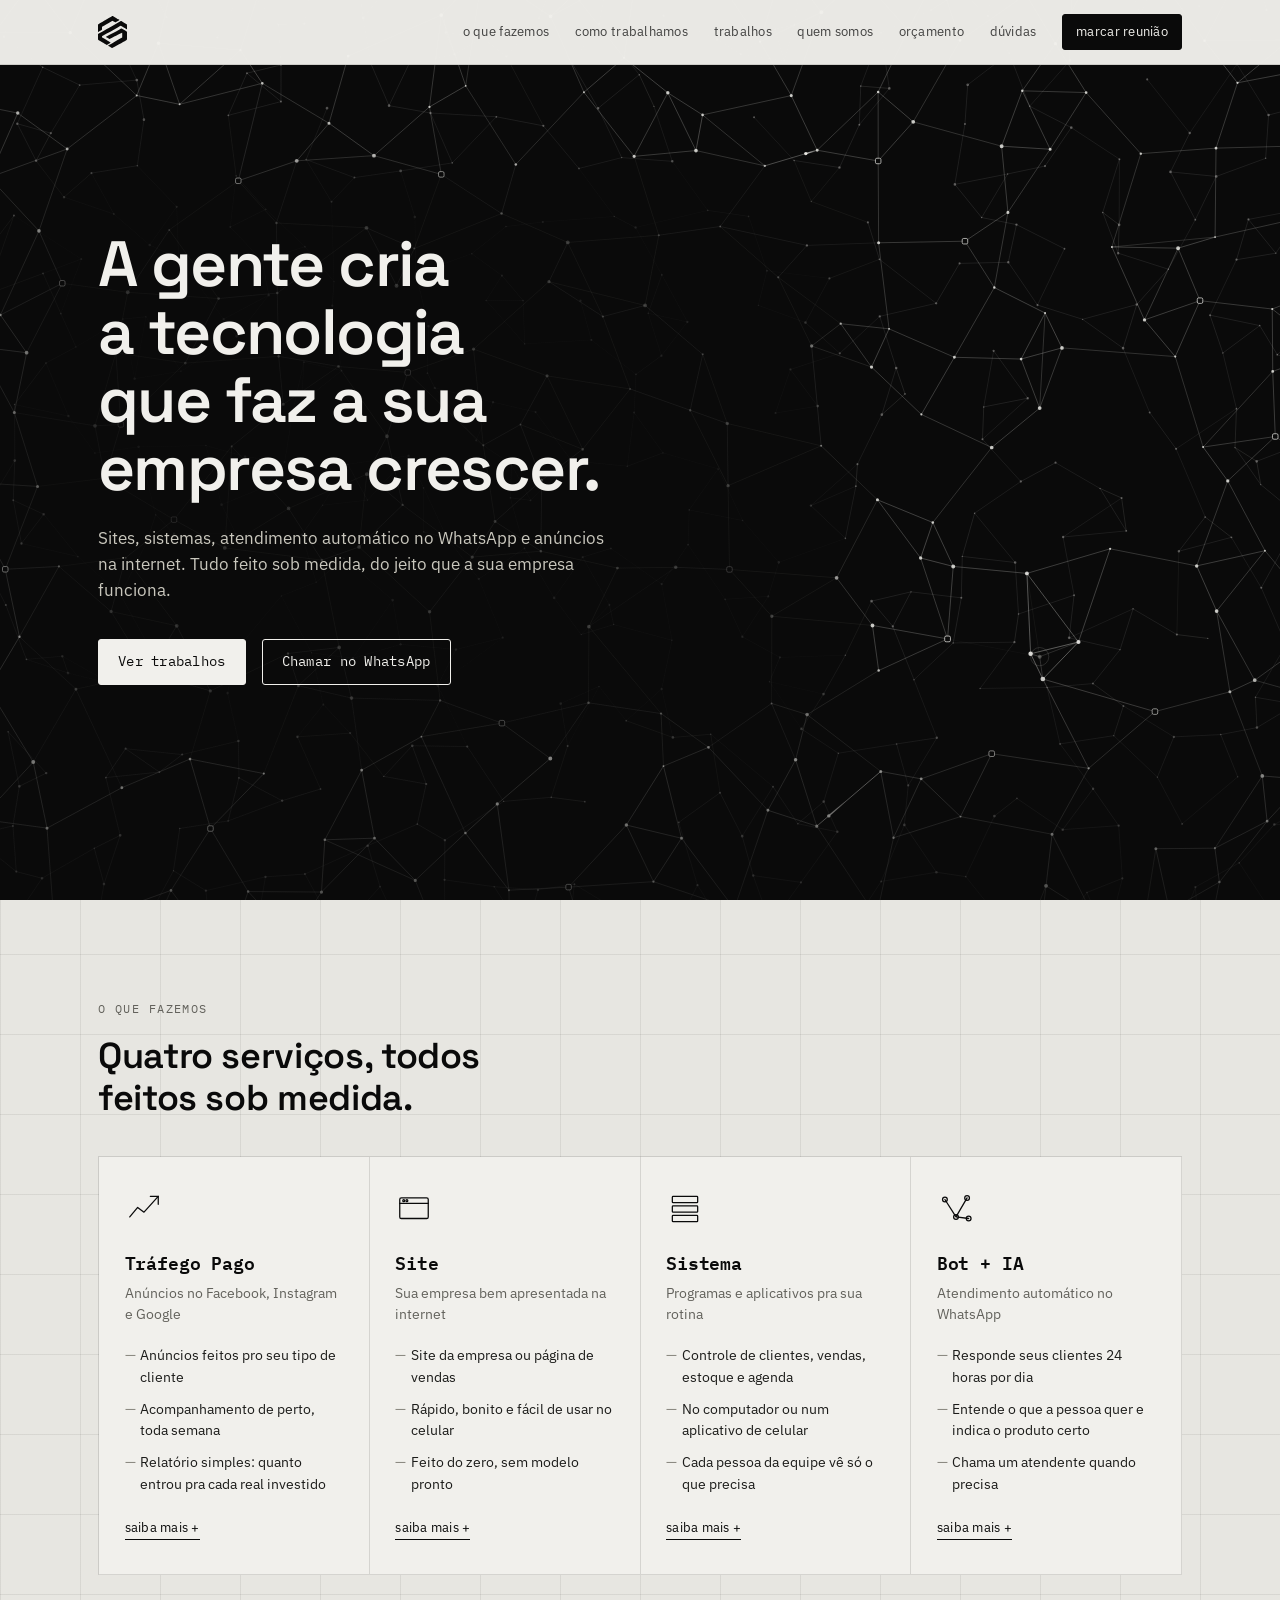
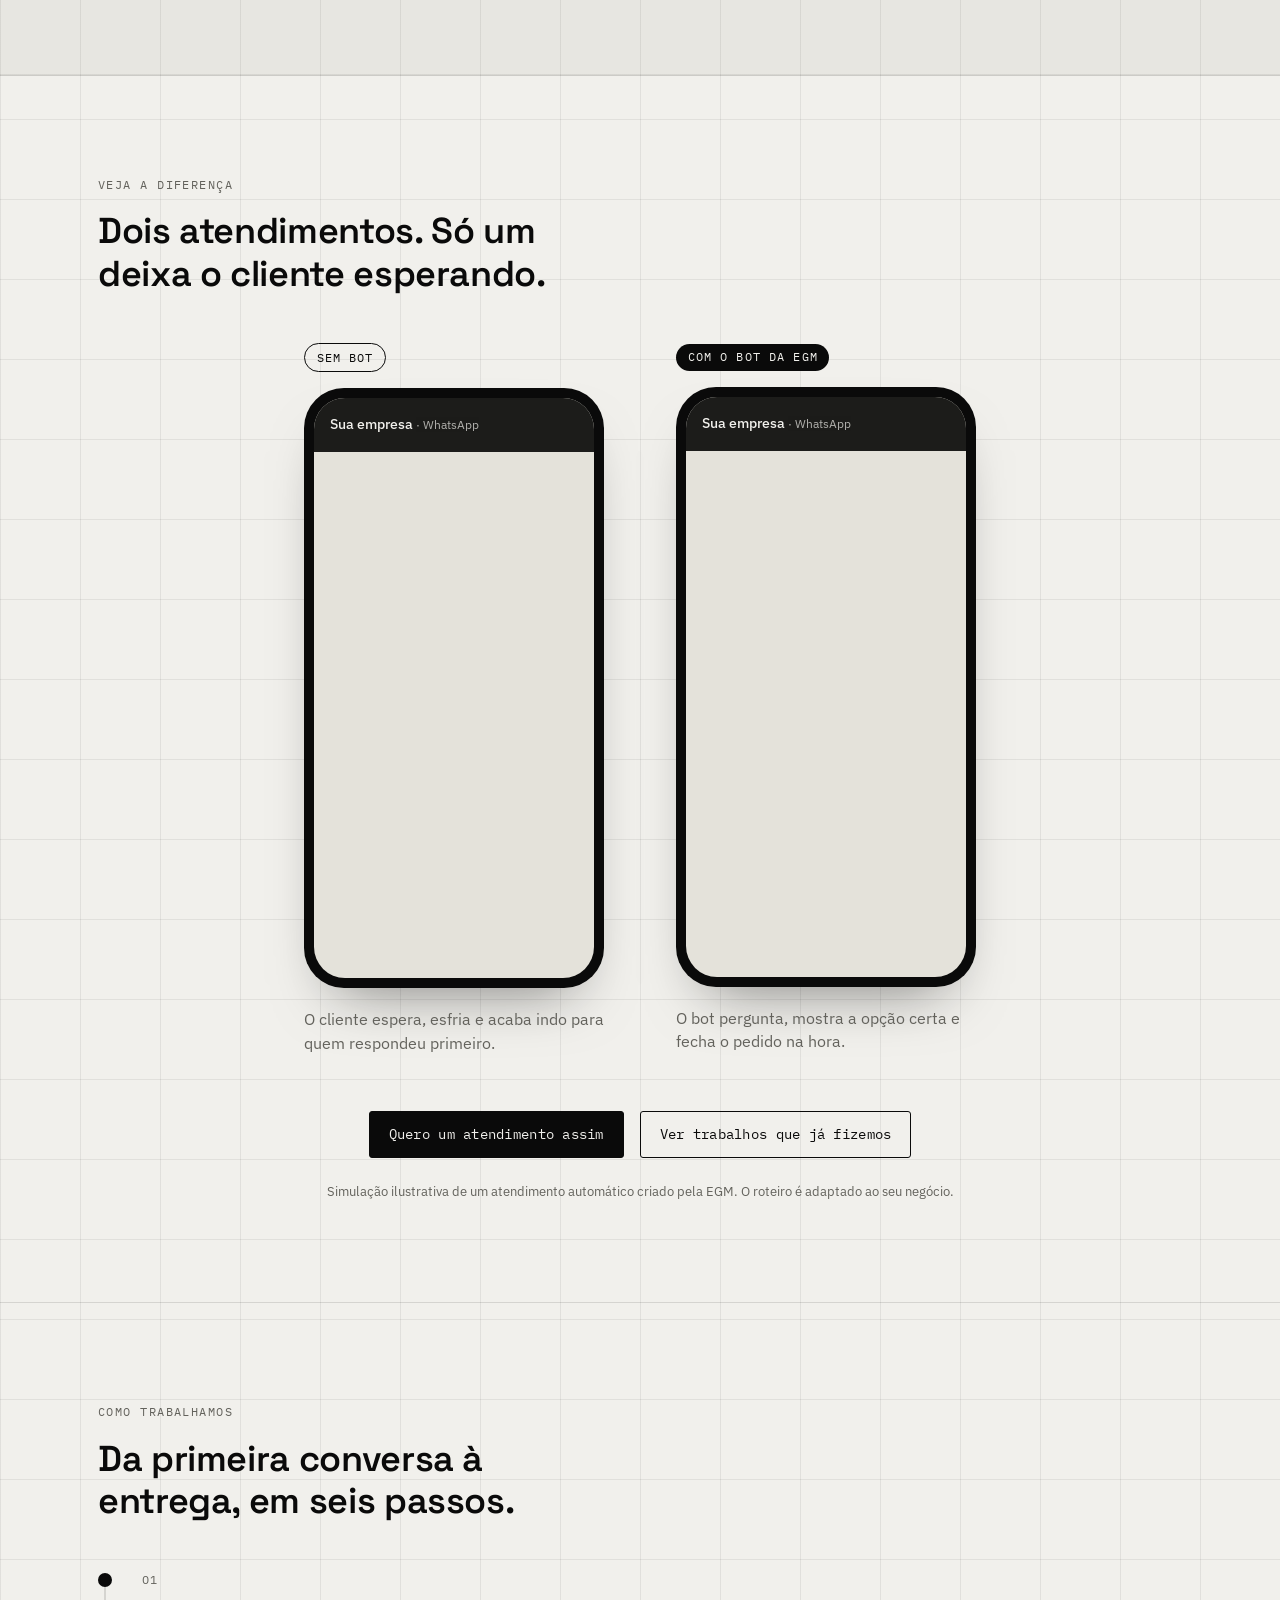
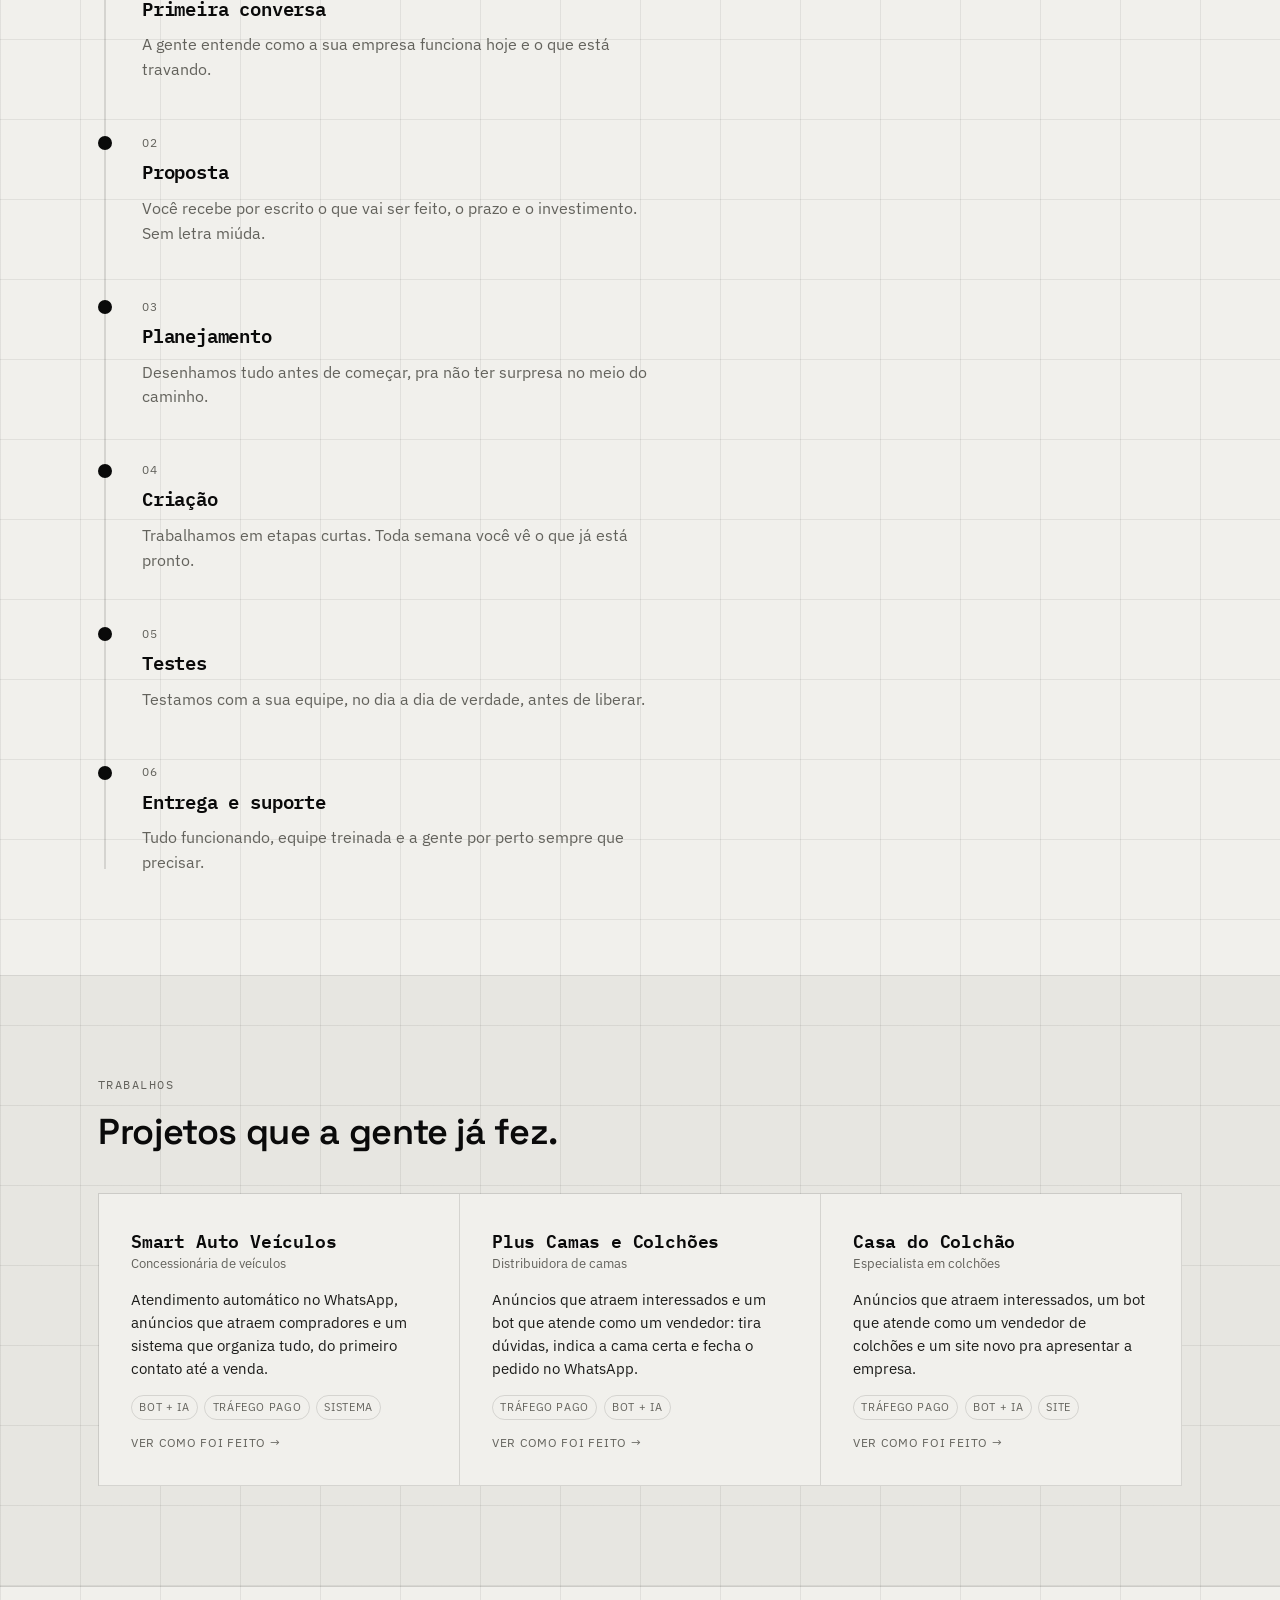
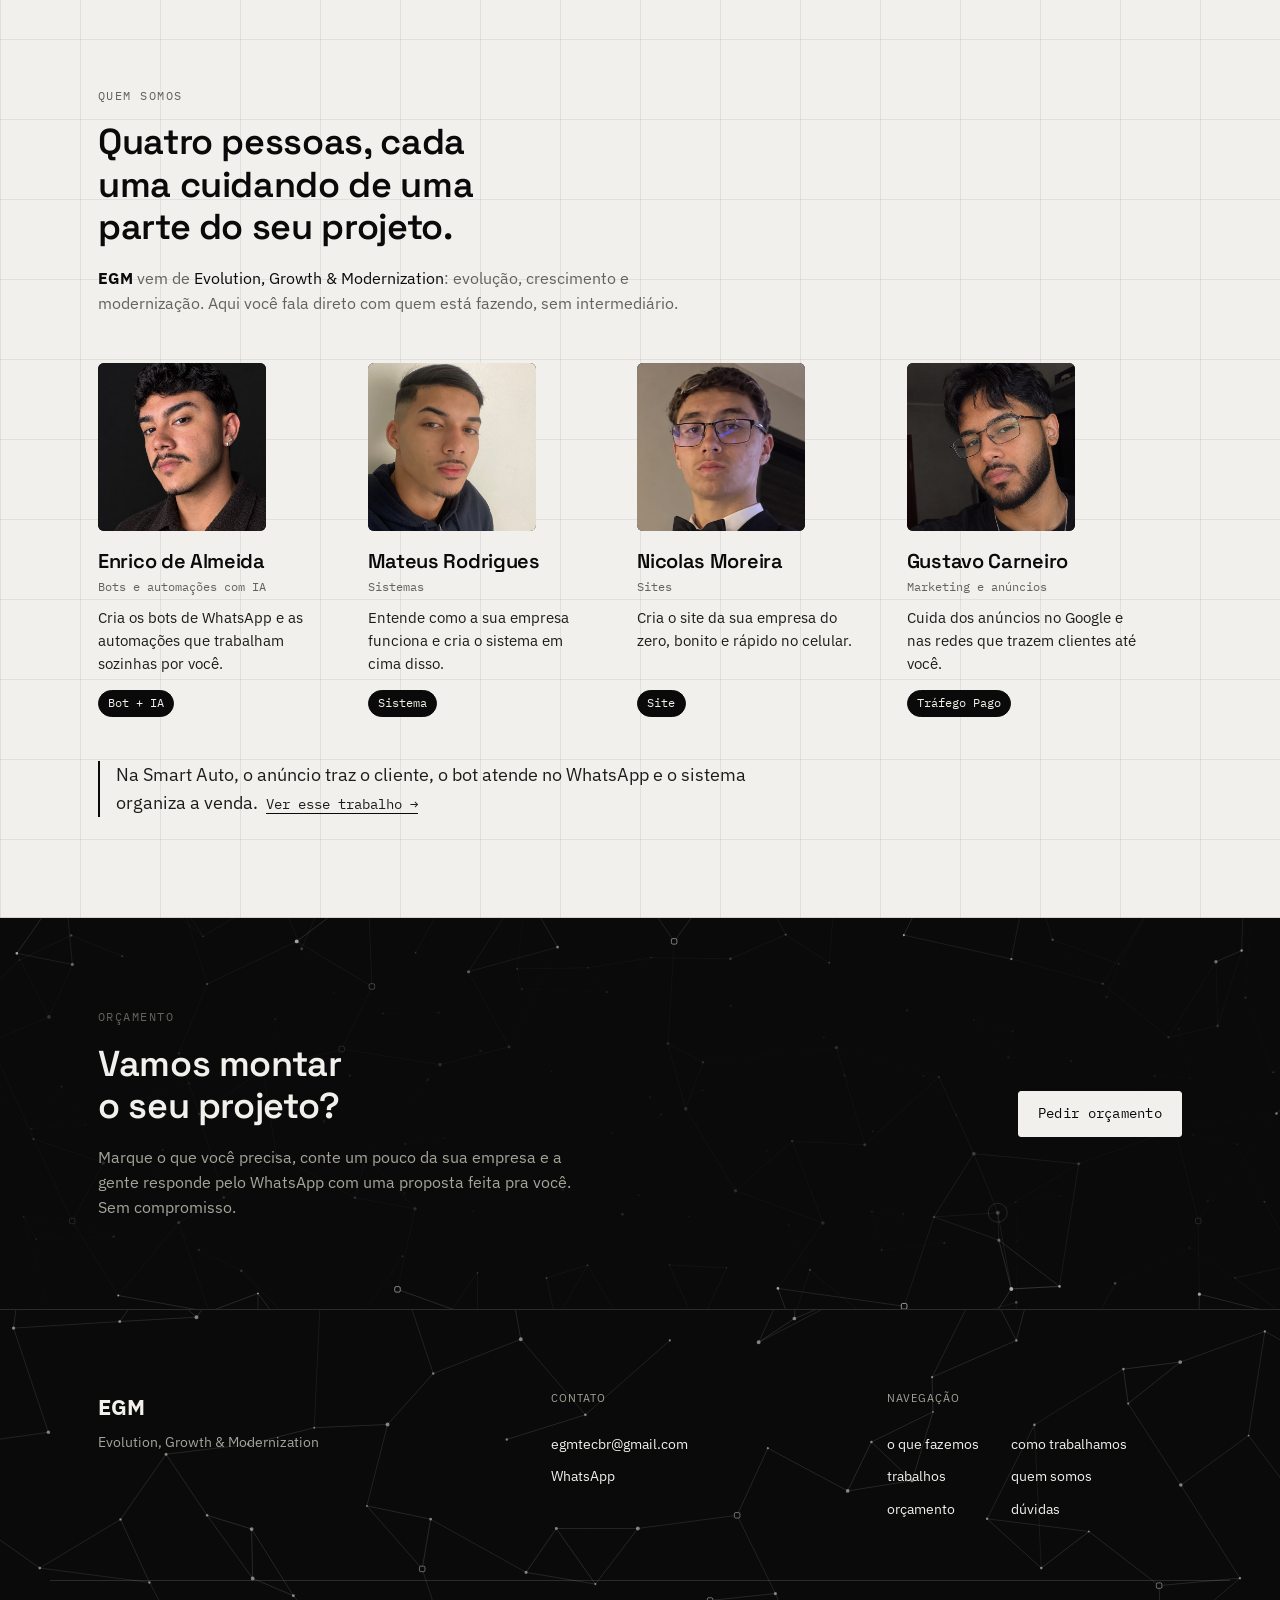
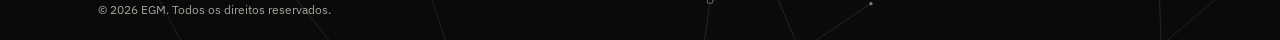
<file: index.html>
<!DOCTYPE html>
<html lang="pt-BR">
<head>
<meta charset="UTF-8">
<meta name="viewport" content="width=device-width, initial-scale=1.0">
<title>EGM | Evolution, Growth & Modernization</title>
<meta name="description" content="A EGM cria sites, sistemas, aplicativos, atendimento automático no WhatsApp e anúncios na internet, tudo feito sob medida pra sua empresa.">
<meta name="theme-color" content="#0A0A0A">
<link rel="icon" type="image/png" href="assets/logo-icone.png">
<link rel="apple-touch-icon" href="assets/logo-icone.png">
<meta property="og:type" content="website">
<meta property="og:title" content="EGM | Evolution, Growth & Modernization">
<meta property="og:description" content="Sites, sistemas, bots com IA no WhatsApp e tráfego pago, sob medida.">
<meta property="og:image" content="https://www.egm.tec.br/assets/logo.png">
<meta property="og:url" content="https://www.egm.tec.br/">
<meta property="og:site_name" content="EGM">
<meta property="og:locale" content="pt_BR">
<script type="application/ld+json">
{
  "@context": "https://schema.org",
  "@type": "Organization",
  "name": "EGM",
  "alternateName": "Evolution, Growth & Modernization",
  "description": "Sites, sistemas, bots com IA no WhatsApp e tráfego pago, sob medida.",
  "email": "egmtecbr@gmail.com",
  "url": "https://www.egm.tec.br/",
  "logo": "https://www.egm.tec.br/assets/logo.png",
  "founder": [
    { "@type": "Person", "name": "Enrico de Almeida", "jobTitle": "Bots e automações com IA" },
    { "@type": "Person", "name": "Mateus Rodrigues", "jobTitle": "Sistemas" },
    { "@type": "Person", "name": "Gustavo Carneiro", "jobTitle": "Marketing e anúncios" }
  ],
  "member": [
    { "@type": "Person", "name": "Nicolas Moreira", "jobTitle": "Sites" }
  ]
}
</script>
<link rel="preconnect" href="https://fonts.googleapis.com">
<link rel="preconnect" href="https://fonts.gstatic.com" crossorigin>
<link href="https://fonts.googleapis.com/css2?family=Space+Grotesk:wght@500;600;700&family=IBM+Plex+Mono:wght@400;500;600;700&family=IBM+Plex+Sans:wght@400;500;600&display=swap" rel="stylesheet">
<link rel="stylesheet" href="css/style.css">
</head>
<body data-root="">

<div class="scroll-progress" id="scrollProgress" aria-hidden="true"></div>

<a class="skip-link" href="#main">Pular para o conteúdo</a>

<header class="nav" id="nav">
  <div class="nav__inner">
    <a href="#top" class="nav__logo" aria-label="EGM, página inicial"><img src="assets/logo-mark.svg" alt="" width="29" height="32"></a>
    <nav class="nav__links" aria-label="Navegação principal">
      <a href="#servicos">o que fazemos</a>
      <a href="#processo">como trabalhamos</a>
      <a href="#trabalhos">trabalhos</a>
      <a href="#sobre">quem somos</a>
      <a href="orcamento/">orçamento</a>
      <a href="duvidas/">dúvidas</a>
      <a href="https://wa.me/5511942544758?text=Ol%C3%A1%21%20Gostaria%20de%20marcar%20uma%20reuni%C3%A3o%20com%20a%20EGM." target="_blank" rel="noopener" class="nav__cta nav__cta--primary">marcar reunião</a>
    </nav>
    <button class="nav__toggle" id="navToggle" aria-label="Abrir menu" aria-expanded="false">
      <span></span><span></span><span></span>
    </button>
  </div>
</header>

<main id="main">

  <!-- INÍCIO -->
  <section class="hero" id="top">
    <canvas class="nodegraph-canvas" id="nodegraphHero" aria-hidden="true"></canvas>
    <div class="hero__inner">
      <div class="hero__content" id="heroContent">
        <h1 class="hero__title">A gente cria a tecnologia que faz a sua empresa crescer.</h1>
        <p class="hero__sub">Sites, sistemas, atendimento automático no WhatsApp e anúncios na internet. Tudo feito sob medida, do jeito que a sua empresa funciona.</p>
        <div class="hero__actions">
          <a href="#trabalhos" class="btn btn--primary">Ver trabalhos</a>
          <a href="https://wa.me/5511942544758" target="_blank" rel="noopener" class="btn btn--ghost">Chamar no WhatsApp</a>
        </div>
      </div>
    </div>
  </section>

  <!-- O QUE FAZEMOS -->
  <section class="services section-tint" id="servicos">
    <div class="section-inner">
      <p class="eyebrow">O que fazemos</p>
      <h2 class="section-title">Quatro serviços, todos feitos sob medida.</h2>
      <div class="services__grid">

        <article class="service-card">
          <div class="service-card__icon" aria-hidden="true">
            <svg viewBox="0 0 48 48"><path d="M6 34 L16 22 L24 28 L42 8" fill="none"/><path d="M32 8 H42 V18" fill="none"/></svg>
          </div>
          <h3>Tráfego Pago</h3>
          <p class="service-card__tag">Anúncios no Facebook, Instagram e Google</p>
          <ul>
            <li>Anúncios feitos pro seu tipo de cliente</li>
            <li>Acompanhamento de perto, toda semana</li>
            <li>Relatório simples: quanto entrou pra cada real investido</li>
          </ul>
          <button type="button" class="service-card__more" data-service="trafego">saiba mais</button>
        </article>

        <article class="service-card">
          <div class="service-card__icon" aria-hidden="true">
            <svg viewBox="0 0 48 48"><rect x="6" y="10" width="36" height="26" rx="2"/><line x1="6" y1="17" x2="42" y2="17"/><circle cx="11" cy="13.5" r="1.2"/><circle cx="15" cy="13.5" r="1.2"/></svg>
          </div>
          <h3>Site</h3>
          <p class="service-card__tag">Sua empresa bem apresentada na internet</p>
          <ul>
            <li>Site da empresa ou página de vendas</li>
            <li>Rápido, bonito e fácil de usar no celular</li>
            <li>Feito do zero, sem modelo pronto</li>
          </ul>
          <button type="button" class="service-card__more" data-service="site">saiba mais</button>
        </article>

        <article class="service-card">
          <div class="service-card__icon" aria-hidden="true">
            <svg viewBox="0 0 48 48"><rect x="8" y="8" width="32" height="8" rx="1"/><rect x="8" y="20" width="32" height="8" rx="1"/><rect x="8" y="32" width="32" height="8" rx="1"/></svg>
          </div>
          <h3>Sistema</h3>
          <p class="service-card__tag">Programas e aplicativos pra sua rotina</p>
          <ul>
            <li>Controle de clientes, vendas, estoque e agenda</li>
            <li>No computador ou num aplicativo de celular</li>
            <li>Cada pessoa da equipe vê só o que precisa</li>
          </ul>
          <button type="button" class="service-card__more" data-service="sistema">saiba mais</button>
        </article>

        <article class="service-card">
          <div class="service-card__icon" aria-hidden="true">
            <svg viewBox="0 0 48 48"><circle cx="10" cy="12" r="3"/><circle cx="38" cy="10" r="3"/><circle cx="24" cy="34" r="3"/><circle cx="40" cy="36" r="3"/><path d="M10 12 L24 34 M38 10 L24 34 M24 34 L40 36" /></svg>
          </div>
          <h3>Bot + IA</h3>
          <p class="service-card__tag">Atendimento automático no WhatsApp</p>
          <ul>
            <li>Responde seus clientes 24 horas por dia</li>
            <li>Entende o que a pessoa quer e indica o produto certo</li>
            <li>Chama um atendente quando precisa</li>
          </ul>
          <button type="button" class="service-card__more" data-service="bot">saiba mais</button>
        </article>

      </div>
    </div>
  </section>

  <!-- A DIFERENÇA: sem bot x com bot (animação em CSS; roda só quando está na tela — js/main.js) -->
  <section class="race" id="diferenca" aria-labelledby="raceTitle">
    <div class="section-inner">
      <p class="eyebrow">Veja a diferença</p>
      <h2 class="section-title" id="raceTitle">Dois atendimentos. Só um deixa o cliente esperando.</h2>
      <div class="race__phones" role="img" aria-label="Comparação de atendimento no WhatsApp. Sem bot, o cliente manda mensagem, fica aguardando e sai da conversa. Com o bot da EGM, ele escolhe o que procura e a faixa de valor, vê a opção ideal e o pedido é separado na hora.">
        <div class="race__col">
          <p class="race__tag race__tag--off">Sem bot</p>
          <div class="race__phone" aria-hidden="true">
            <div class="race__screen">
              <div class="race__head">Sua empresa <span>· WhatsApp</span></div>
              <div class="race__chat">
                <div class="race__pill race__a ra8">Cliente saiu da conversa</div>
                <div class="race__msg race__msg--them race__msg--wait race__a ra2"><span class="race__dot"></span><span class="race__dot"></span><span class="race__dot"></span> aguardando resposta</div>
                <div class="race__msg race__msg--me race__a ra1">Oi, vi o anúncio de vocês. Pode me ajudar?</div>
              </div>
            </div>
          </div>
          <p class="race__caption">O cliente espera, esfria e acaba indo para quem respondeu primeiro.</p>
        </div>
        <div class="race__col">
          <p class="race__tag race__tag--on">Com o bot da EGM</p>
          <div class="race__phone" aria-hidden="true">
            <div class="race__screen">
              <div class="race__head">Sua empresa <span>· WhatsApp</span></div>
              <div class="race__chat">
                <div class="race__msg race__msg--me race__a ra1">Oi, vi o anúncio de vocês. Pode me ajudar?</div>
                <div class="race__msg race__msg--them race__a ra2">Olá! Como posso te ajudar? Ver opções, tirar dúvidas, pedir ou agendar.</div>
                <div class="race__msg race__msg--me race__a ra3">Quero ver as opções</div>
                <div class="race__msg race__msg--them race__a ra4">Qual faixa de valor você procura?</div>
                <div class="race__msg race__msg--me race__a ra5">Até R$ 500</div>
                <div class="race__msg race__msg--them race__a ra6"><strong>Opção ideal para você</strong><br><span>Escolhida pelo que você contou.</span></div>
                <div class="race__msg race__msg--me race__a ra7">Gostei! Como faço pra fechar?</div>
                <div class="race__msg race__msg--them race__a ra8">Pronto! Já separei pra você e te passo os próximos passos.</div>
              </div>
            </div>
          </div>
          <p class="race__caption">O bot pergunta, mostra a opção certa e fecha o pedido na hora.</p>
        </div>
      </div>
      <div class="race__nav">
        <button type="button" class="race__next" data-dir="next" aria-label="Ver o atendimento com o bot da EGM"><span class="race__next-label">Ver com a EGM</span><span class="race__arrow" aria-hidden="true">→</span></button>
      </div>
      <div class="race__actions">
        <a href="orcamento/?servico=bot" class="btn btn--primary">Quero um atendimento assim</a>
        <a href="#trabalhos" class="btn btn--ghost">Ver trabalhos que já fizemos</a>
      </div>
      <p class="race__note">Simulação ilustrativa de um atendimento automático criado pela EGM. O roteiro é adaptado ao seu negócio.</p>
    </div>
  </section>

  <!-- COMO TRABALHAMOS -->
  <section class="process" id="processo">
    <div class="section-inner">
      <p class="eyebrow">Como trabalhamos</p>
      <h2 class="section-title">Da primeira conversa à entrega, em seis passos.</h2>
      <div class="timeline" id="timeline">
        <div class="timeline__rail" aria-hidden="true"><div class="timeline__rail-fill" id="timelineFill"></div></div>
        <!-- passos carregados de data/timeline.json -->
      </div>
    </div>
  </section>

  <!-- TRABALHOS -->
  <section class="portfolio section-tint" id="trabalhos">
    <div class="section-inner">
      <p class="eyebrow">Trabalhos</p>
      <h2 class="section-title">Projetos que a gente já fez.</h2>
      <div class="portfolio__grid" id="portfolioGrid">
        <!-- cards carregados de data/projects.json -->
      </div>
    </div>
  </section>

  <!-- QUEM SOMOS -->
  <section class="about" id="sobre">
    <div class="section-inner">

      <div class="about__intro">
        <p class="eyebrow">Quem somos</p>
        <h2 class="section-title">Quatro pessoas, cada uma cuidando de uma parte do seu projeto.</h2>
        <p class="about__lead"><strong>EGM</strong> vem de <em>Evolution, Growth &amp; Modernization</em>: evolução, crescimento e modernização. Aqui você fala direto com quem está fazendo, sem intermediário.</p>
      </div>

      <div class="team" role="list" aria-label="Equipe EGM">

        <article class="member" role="listitem">
          <div class="member__photo" data-initials="EA">
            <img src="assets/enrico.png" alt="Foto de Enrico de Almeida" width="800" height="1000" loading="lazy" decoding="async">
          </div>
          <h3 class="member__name">Enrico de Almeida</h3>
          <p class="member__role">Bots e automações com IA</p>
          <p class="member__bio">Cria os bots de WhatsApp e as automações que trabalham sozinhas por você.</p>
          <div class="member__fronts"><a href="#servicos" class="member__front">Bot + IA</a></div>
        </article>

        <article class="member" role="listitem">
          <div class="member__photo" data-initials="MR">
            <img src="assets/mateus.png" alt="Foto de Mateus Rodrigues" width="800" height="1000" loading="lazy" decoding="async">
          </div>
          <h3 class="member__name">Mateus Rodrigues</h3>
          <p class="member__role">Sistemas</p>
          <p class="member__bio">Entende como a sua empresa funciona e cria o sistema em cima disso.</p>
          <div class="member__fronts"><a href="#servicos" class="member__front">Sistema</a></div>
        </article>

        <article class="member" role="listitem">
          <div class="member__photo" data-initials="NM">
            <img src="assets/nicolas.png" alt="Foto de Nicolas Moreira" width="640" height="800" loading="lazy" decoding="async">
          </div>
          <h3 class="member__name">Nicolas Moreira</h3>
          <p class="member__role">Sites</p>
          <p class="member__bio">Cria o site da sua empresa do zero, bonito e rápido no celular.</p>
          <div class="member__fronts"><a href="#servicos" class="member__front">Site</a></div>
        </article>

        <article class="member" role="listitem">
          <div class="member__photo" data-initials="GC">
            <img src="assets/gustavo.png" alt="Foto de Gustavo Carneiro" width="800" height="1000" loading="lazy" decoding="async">
          </div>
          <h3 class="member__name">Gustavo Carneiro</h3>
          <p class="member__role">Marketing e anúncios</p>
          <p class="member__bio">Cuida dos anúncios no Google e nas redes que trazem clientes até você.</p>
          <div class="member__fronts"><a href="#servicos" class="member__front">Tráfego Pago</a></div>
        </article>

      </div>

      <p class="team__together">
        Na Smart Auto, o anúncio traz o cliente, o bot atende no WhatsApp e o sistema organiza a venda.
        <a href="trabalhos/smart-auto/" class="team__together-link">Ver esse trabalho</a>
      </p>

    </div>
  </section>

  <!-- ORÇAMENTO -->
  <section class="calc-promo">
    <canvas class="nodegraph-canvas" id="nodegraphCalcPromo" aria-hidden="true"></canvas>
    <div class="section-inner calc-promo__inner">
      <div>
        <p class="eyebrow">Orçamento</p>
        <h2 class="section-title calc-promo__title">Vamos montar o seu projeto?</h2>
        <p class="section-lead calc-promo__lead">Marque o que você precisa, conte um pouco da sua empresa e a gente responde pelo WhatsApp com uma proposta feita pra você. Sem compromisso.</p>
      </div>
      <a href="orcamento/" class="btn btn--primary calc-promo__btn">Pedir orçamento</a>
    </div>
  </section>

</main>

<footer class="footer" id="contato">
  <canvas class="nodegraph-canvas" id="nodegraphFooter" aria-hidden="true"></canvas>
  <div class="section-inner footer__grid">
    <div>
      <p class="footer__logo">EGM</p>
      <p class="footer__meaning">Evolution, Growth &amp; Modernization</p>
    </div>
    <div class="footer__col">
      <p class="footer__label">contato</p>
      <a href="mailto:egmtecbr@gmail.com">egmtecbr@gmail.com</a>
      <a href="https://wa.me/5511942544758" target="_blank" rel="noopener">WhatsApp</a>
    </div>
    <div class="footer__col">
      <p class="footer__label">navegação</p>
      <a href="#servicos">o que fazemos</a>
      <a href="#processo">como trabalhamos</a>
      <a href="#trabalhos">trabalhos</a>
      <a href="#sobre">quem somos</a>
      <a href="orcamento/">orçamento</a>
      <a href="duvidas/">dúvidas</a>
    </div>
  </div>
  <div class="footer__bottom section-inner">
    <span>© <span id="year"></span> EGM. Todos os direitos reservados.</span>
  </div>
</footer>

<div class="modal" id="infoModal" aria-hidden="true">
  <div class="modal__backdrop" data-close></div>
  <div class="modal__box" role="dialog" aria-modal="true" aria-labelledby="modalTitle">
    <button class="modal__close" data-close aria-label="Fechar">×</button>
    <div class="modal__body">
      <h3 id="modalTitle"></h3>
      <p id="modalClient" class="modal__client"></p>
      <p id="modalDetail" class="modal__detail"></p>
      <p class="modal__label">O que está incluso</p>
      <ul class="modal__stack" id="modalStack"></ul>
      <a href="orcamento/" class="btn btn--primary modal__cta" id="modalCta">Pedir orçamento</a>
    </div>
  </div>
</div>

<a href="orcamento/" class="float-cta" id="floatCta">
  <span class="float-cta__icon" aria-hidden="true">＋</span> Pedir orçamento
</a>

<script src="js/nodegraph.js"></script>
<script src="js/site-common.js"></script>
<script src="js/main.js"></script>
</body>
</html>
</file>
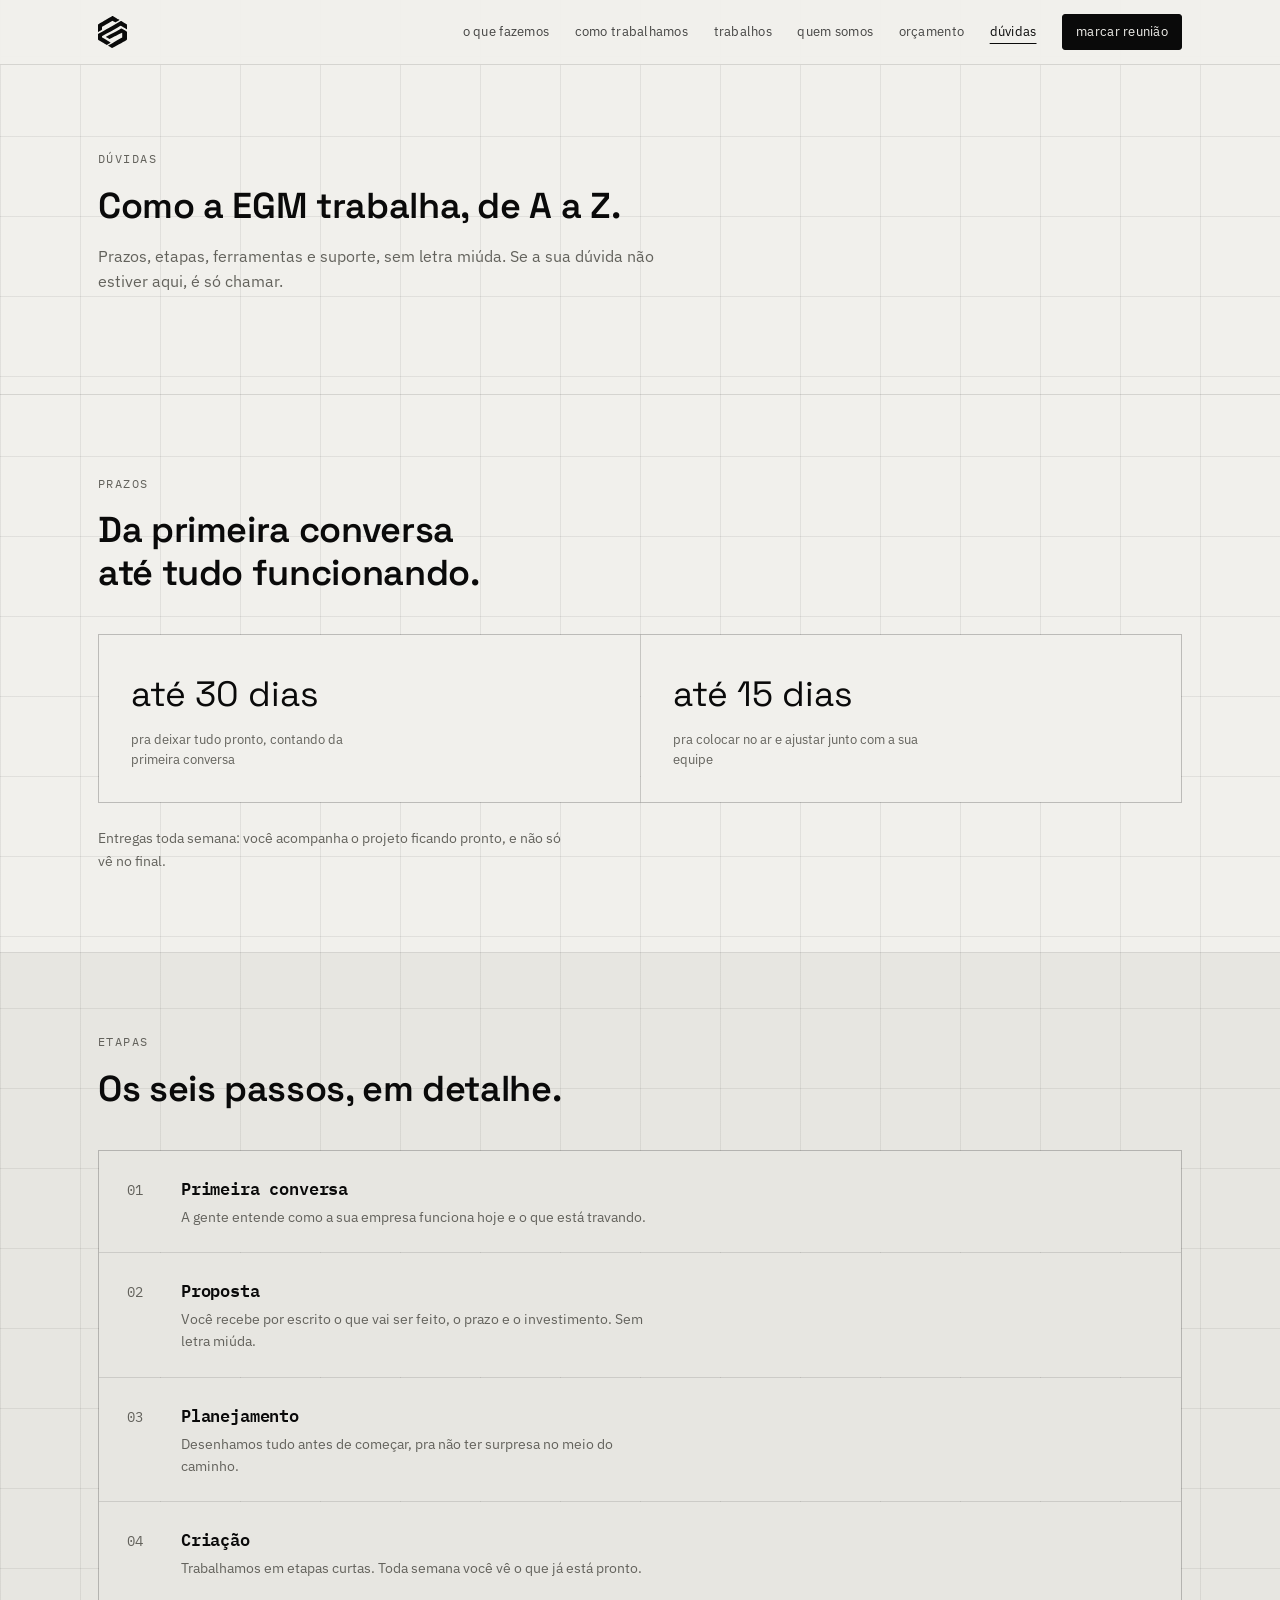
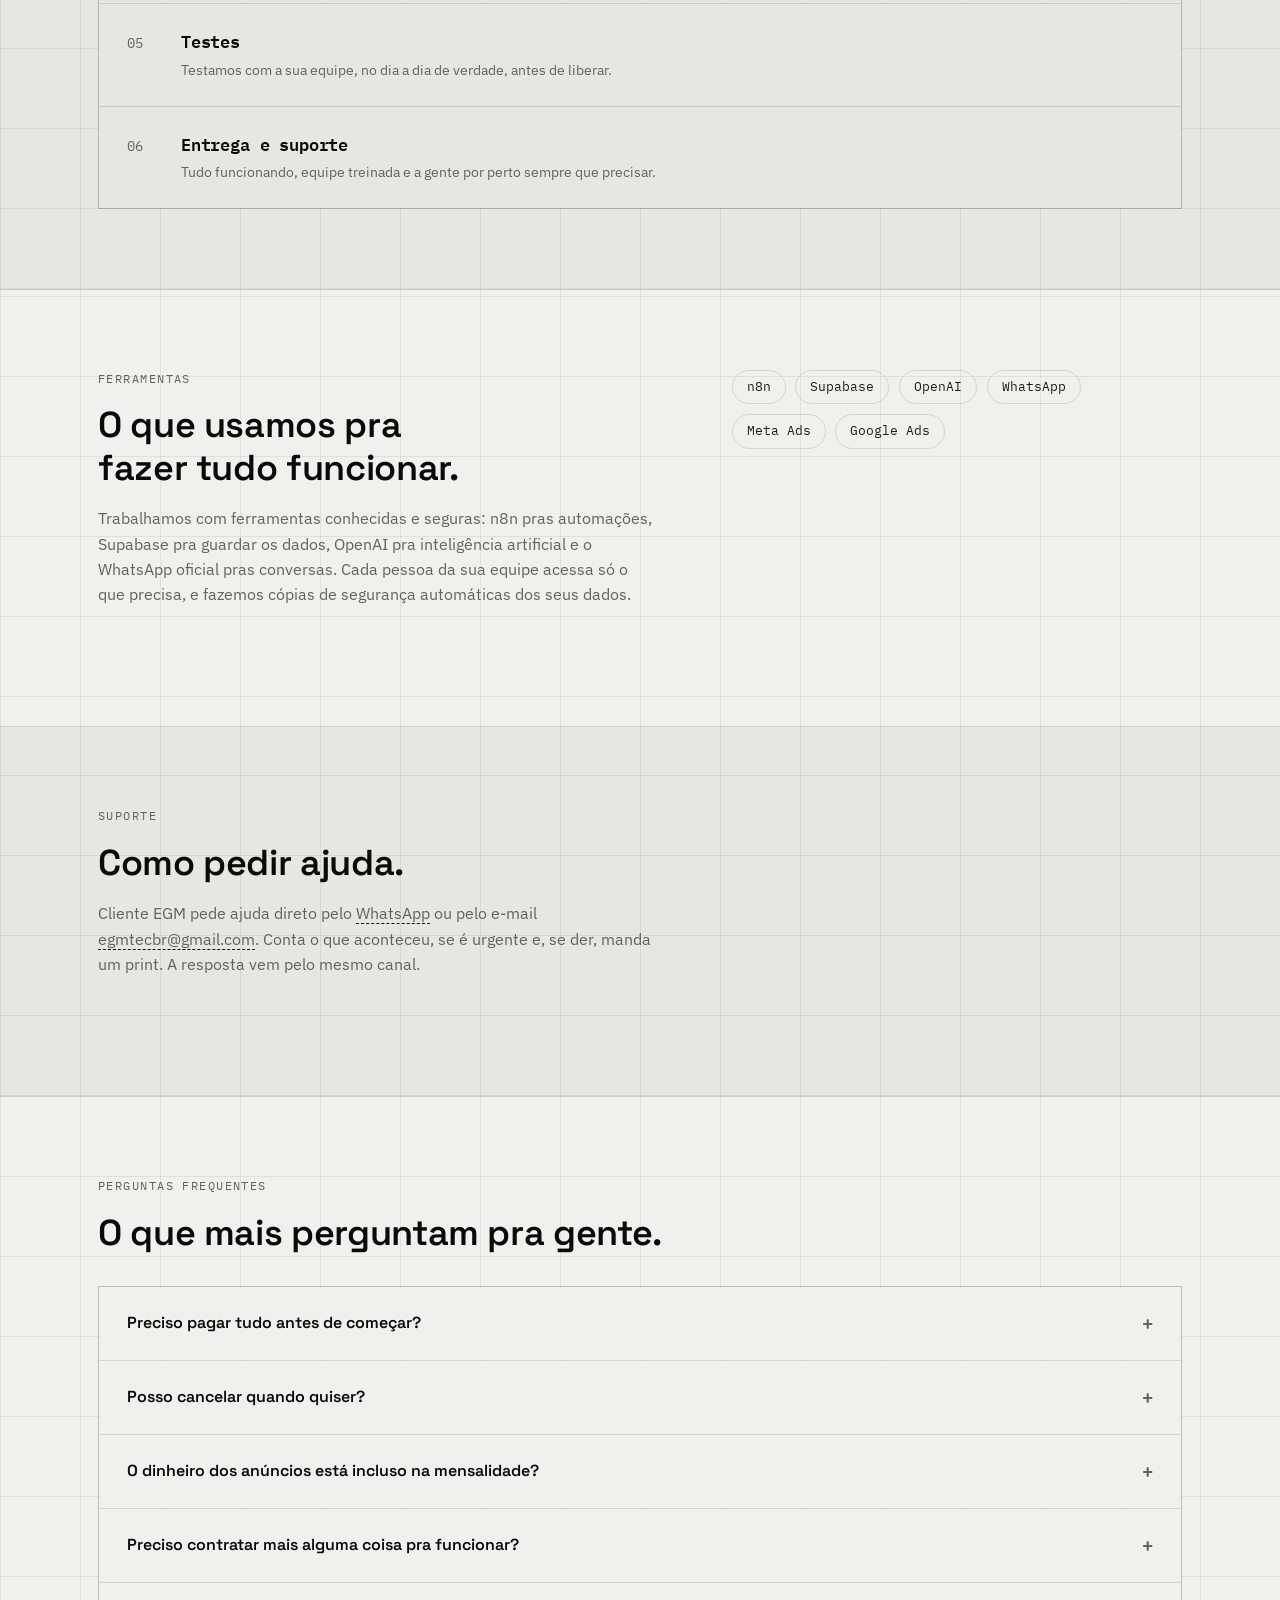
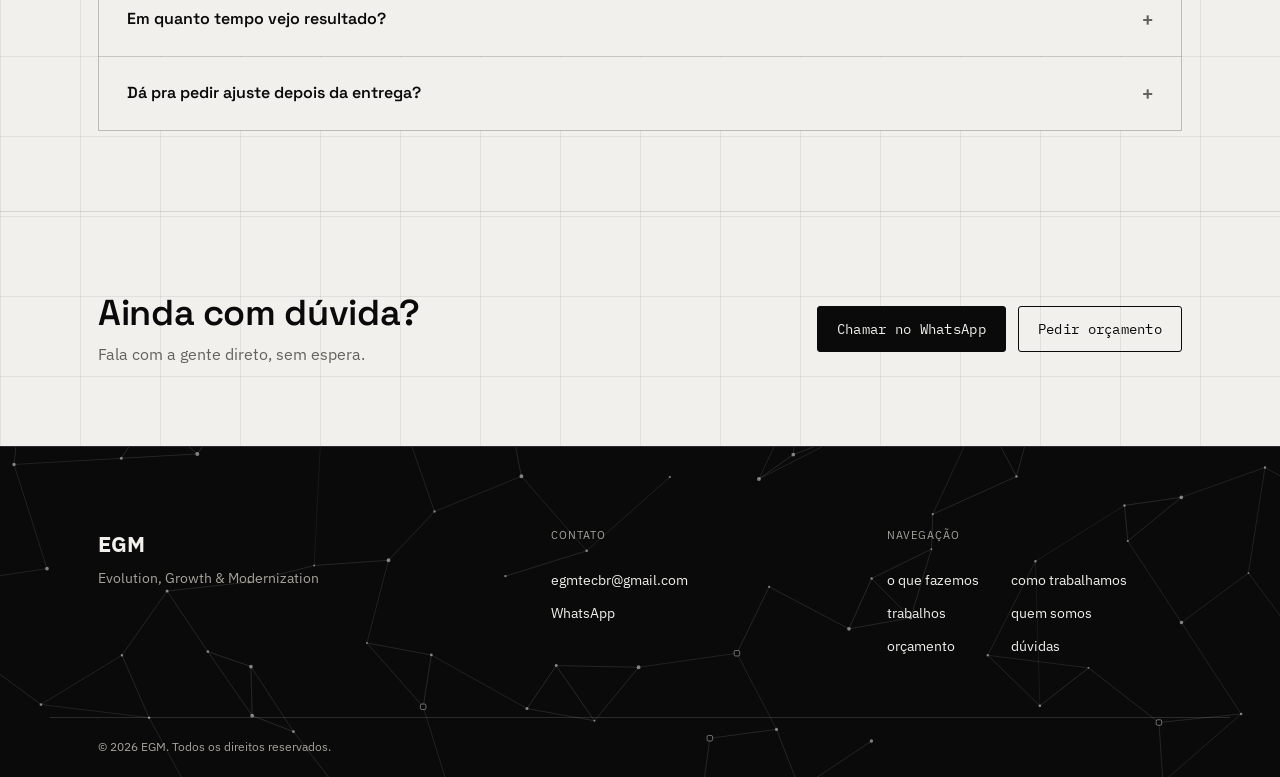
<file: duvidas/index.html>
<!DOCTYPE html>
<html lang="pt-BR">
<head>
<meta charset="UTF-8">
<meta name="viewport" content="width=device-width, initial-scale=1.0">
<title>Dúvidas | EGM</title>
<meta name="description" content="Como a EGM trabalha: prazos, etapas, ferramentas, suporte e perguntas frequentes.">
<meta name="theme-color" content="#0A0A0A">
<link rel="icon" type="image/png" href="../assets/logo-icone.png">
<link rel="apple-touch-icon" href="../assets/logo-icone.png">
<meta property="og:type" content="website">
<meta property="og:title" content="Dúvidas | EGM">
<meta property="og:description" content="Prazos, etapas, ferramentas e suporte: tudo sobre como a EGM trabalha.">
<meta property="og:image" content="https://www.egm.tec.br/assets/logo.png">
<meta property="og:url" content="https://www.egm.tec.br/duvidas/">
<meta property="og:site_name" content="EGM">
<meta property="og:locale" content="pt_BR">
<link rel="preconnect" href="https://fonts.googleapis.com">
<link rel="preconnect" href="https://fonts.gstatic.com" crossorigin>
<link href="https://fonts.googleapis.com/css2?family=Space+Grotesk:wght@500;600;700&family=IBM+Plex+Mono:wght@400;500;600;700&family=IBM+Plex+Sans:wght@400;500;600&display=swap" rel="stylesheet">
<link rel="stylesheet" href="../css/style.css">
<link rel="stylesheet" href="../css/documentacao.css">
</head>
<body data-root="../">

<div class="scroll-progress" id="scrollProgress" aria-hidden="true"></div>
<a class="skip-link" href="#main">Pular para o conteúdo</a>

<header class="nav" id="nav">
  <div class="nav__inner">
    <a href="../" class="nav__logo" aria-label="EGM, página inicial"><img src="../assets/logo-mark.svg" alt="" width="29" height="32"></a>
    <nav class="nav__links" aria-label="Navegação principal">
      <a href="../#servicos">o que fazemos</a>
      <a href="../#processo">como trabalhamos</a>
      <a href="../#trabalhos">trabalhos</a>
      <a href="../#sobre">quem somos</a>
      <a href="../orcamento/">orçamento</a>
      <a href="../duvidas/" aria-current="page">dúvidas</a>
      <a href="https://wa.me/5511942544758?text=Ol%C3%A1%21%20Gostaria%20de%20marcar%20uma%20reuni%C3%A3o%20com%20a%20EGM." target="_blank" rel="noopener" class="nav__cta nav__cta--primary">marcar reunião</a>
    </nav>
    <button class="nav__toggle" id="navToggle" aria-label="Abrir menu" aria-expanded="false">
      <span></span><span></span><span></span>
    </button>
  </div>
</header>

<main id="main">

  <section class="doc-hero">
    <div class="section-inner">
      <p class="eyebrow">Dúvidas</p>
      <h1 class="section-title doc-hero__title">Como a EGM trabalha, de A a Z.</h1>
      <p class="section-lead">Prazos, etapas, ferramentas e suporte, sem letra miúda. Se a sua dúvida não estiver aqui, é só chamar.</p>
    </div>
  </section>

  <!-- PRAZOS -->
  <section class="doc-section" id="prazos">
    <div class="section-inner">
      <p class="eyebrow">Prazos</p>
      <h2 class="section-title">Da primeira conversa até tudo funcionando.</h2>
      <div class="doc-stats" id="docStats">
        <div class="doc-stat">
          <span class="doc-stat__value" id="statProducao">…</span>
          <span class="doc-stat__label">pra deixar tudo pronto, contando da primeira conversa</span>
        </div>
        <div class="doc-stat">
          <span class="doc-stat__value" id="statImplantacao">…</span>
          <span class="doc-stat__label">pra colocar no ar e ajustar junto com a sua equipe</span>
        </div>
      </div>
      <p class="doc-note" id="statModo"></p>
    </div>
  </section>

  <!-- ETAPAS -->
  <section class="doc-section section-tint" id="processo-doc">
    <div class="section-inner">
      <p class="eyebrow">Etapas</p>
      <h2 class="section-title">Os seis passos, em detalhe.</h2>
      <ol class="doc-process" id="docProcess"></ol>
    </div>
  </section>

  <!-- FERRAMENTAS -->
  <section class="doc-section" id="ferramentas">
    <div class="section-inner doc-stack">
      <div>
        <p class="eyebrow">Ferramentas</p>
        <h2 class="section-title">O que usamos pra fazer tudo funcionar.</h2>
        <p class="section-lead">Trabalhamos com ferramentas conhecidas e seguras: n8n pras automações, Supabase pra guardar os dados, OpenAI pra inteligência artificial e o WhatsApp oficial pras conversas. Cada pessoa da sua equipe acessa só o que precisa, e fazemos cópias de segurança automáticas dos seus dados.</p>
      </div>
      <ul class="doc-chips">
        <li>n8n</li><li>Supabase</li><li>OpenAI</li><li>WhatsApp</li><li>Meta Ads</li><li>Google Ads</li>
      </ul>
    </div>
  </section>

  <!-- SUPORTE -->
  <section class="doc-section section-tint" id="suporte">
    <div class="section-inner">
      <p class="eyebrow">Suporte</p>
      <h2 class="section-title">Como pedir ajuda.</h2>
      <p class="section-lead">Cliente EGM pede ajuda direto pelo <a href="https://wa.me/5511942544758" target="_blank" rel="noopener" class="doc-inline-link">WhatsApp</a> ou pelo e-mail <a href="mailto:egmtecbr@gmail.com" class="doc-inline-link">egmtecbr@gmail.com</a>. Conta o que aconteceu, se é urgente e, se der, manda um print. A resposta vem pelo mesmo canal.</p>
    </div>
  </section>

  <!-- PERGUNTAS FREQUENTES -->
  <section class="doc-section" id="faq">
    <div class="section-inner">
      <p class="eyebrow">Perguntas frequentes</p>
      <h2 class="section-title">O que mais perguntam pra gente.</h2>
      <div class="faq-list">
        <details class="faq-item">
          <summary>Preciso pagar tudo antes de começar?</summary>
          <p>O pagamento da criação é combinado por etapa do projeto, e pra começar a gente pede uma entrada. A mensalidade só começa quando o serviço já está funcionando.</p>
        </details>
        <details class="faq-item">
          <summary>Posso cancelar quando quiser?</summary>
          <p>Pode, mas existe uma taxa de cancelamento. Se não fizer mais sentido pra sua empresa, é só avisar.</p>
        </details>
        <details class="faq-item">
          <summary>O dinheiro dos anúncios está incluso na mensalidade?</summary>
          <p>Não. A mensalidade cobre o nosso trabalho de cuidar dos anúncios. O valor que vai pros anúncios é você que decide e paga direto pro Facebook ou pro Google, assim você tem controle total do quanto está investindo.</p>
        </details>
        <details class="faq-item">
          <summary>Preciso contratar mais alguma coisa pra funcionar?</summary>
          <p>Não. O lugar onde o site e o sistema ficam guardados, os dados e as conexões com WhatsApp e inteligência artificial já estão inclusos. Você não precisa contratar nada por fora.</p>
        </details>
        <details class="faq-item">
          <summary>Em quanto tempo vejo resultado?</summary>
          <p>Depende do serviço. Os anúncios costumam mostrar os primeiros sinais em 1 a 2 semanas. O bot e o sistema já começam a funcionar assim que entram no ar, em até 15 dias.</p>
        </details>
        <details class="faq-item">
          <summary>Dá pra pedir ajuste depois da entrega?</summary>
          <p>Dá, é só chamar no WhatsApp ou mandar e-mail. Ajustes pequenos fazem parte do suporte do dia a dia.</p>
        </details>
      </div>
    </div>
  </section>

  <section class="doc-cta">
    <div class="section-inner doc-cta__inner">
      <div>
        <h2 class="section-title doc-cta__title">Ainda com dúvida?</h2>
        <p class="section-lead doc-cta__lead">Fala com a gente direto, sem espera.</p>
      </div>
      <div class="doc-cta__actions">
        <a href="https://wa.me/5511942544758" target="_blank" rel="noopener" class="btn btn--primary">Chamar no WhatsApp</a>
        <a href="../orcamento/" class="btn btn--ghost">Pedir orçamento</a>
      </div>
    </div>
  </section>

</main>

<footer class="footer">
  <canvas class="nodegraph-canvas" id="nodegraphFooter" aria-hidden="true"></canvas>
  <div class="section-inner footer__grid">
    <div>
      <p class="footer__logo">EGM</p>
      <p class="footer__meaning">Evolution, Growth &amp; Modernization</p>
    </div>
    <div class="footer__col">
      <p class="footer__label">contato</p>
      <a href="mailto:egmtecbr@gmail.com">egmtecbr@gmail.com</a>
      <a href="https://wa.me/5511942544758" target="_blank" rel="noopener">WhatsApp</a>
    </div>
    <div class="footer__col">
      <p class="footer__label">navegação</p>
      <a href="../#servicos">o que fazemos</a>
      <a href="../#processo">como trabalhamos</a>
      <a href="../#trabalhos">trabalhos</a>
      <a href="../#sobre">quem somos</a>
      <a href="../orcamento/">orçamento</a>
      <a href="../duvidas/">dúvidas</a>
    </div>
  </div>
  <div class="footer__bottom section-inner">
    <span>© <span id="year"></span> EGM. Todos os direitos reservados.</span>
  </div>
</footer>

<a href="../orcamento/" class="float-cta" id="floatCta">
  <span class="float-cta__icon" aria-hidden="true">＋</span> Pedir orçamento
</a>

<script src="../js/nodegraph.js"></script>
<script src="../js/site-common.js"></script>
<script src="../js/documentacao.js"></script>
</body>
</html>
</file>
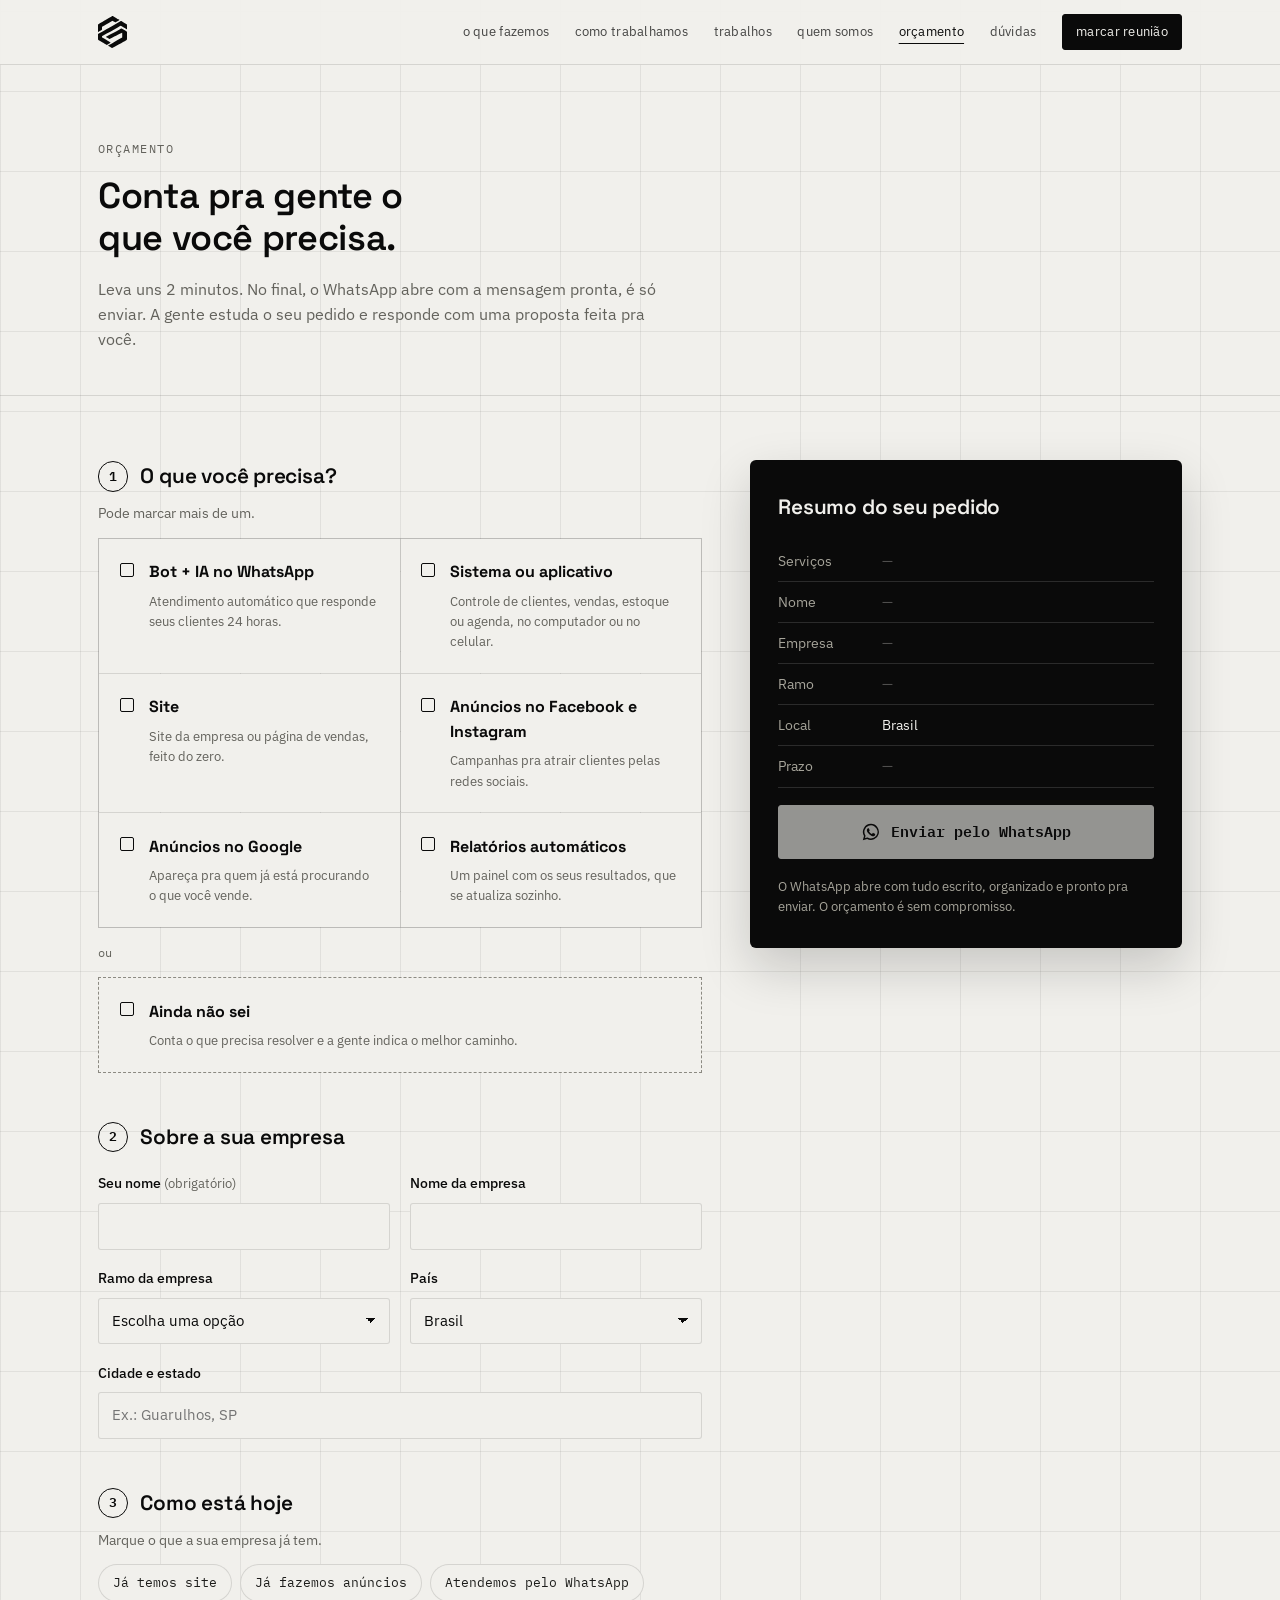
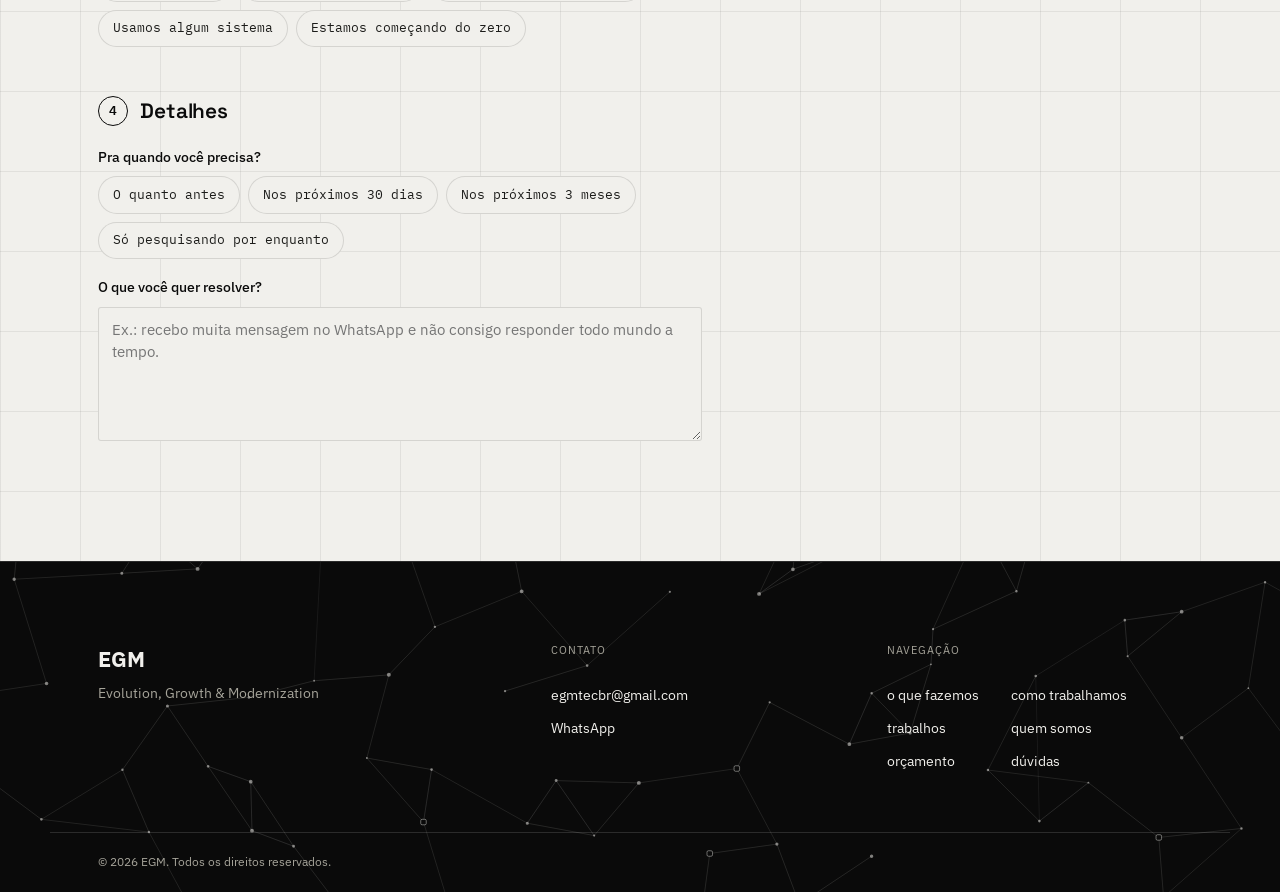
<file: orcamento/index.html>
<!DOCTYPE html>
<html lang="pt-BR">
<head>
<meta charset="UTF-8">
<meta name="viewport" content="width=device-width, initial-scale=1.0">
<title>Orçamento | EGM</title>
<meta name="description" content="Conte o que a sua empresa precisa (site, sistema, aplicativo, atendimento automático no WhatsApp ou anúncios) e receba uma proposta feita pra você.">
<meta name="theme-color" content="#0A0A0A">
<link rel="icon" type="image/png" href="../assets/logo-icone.png">
<link rel="apple-touch-icon" href="../assets/logo-icone.png">
<meta property="og:type" content="website">
<meta property="og:title" content="Orçamento | EGM">
<meta property="og:description" content="Conte o que você precisa e receba uma proposta feita pra você, sem compromisso.">
<meta property="og:image" content="https://www.egm.tec.br/assets/logo.png">
<meta property="og:url" content="https://www.egm.tec.br/orcamento/">
<meta property="og:site_name" content="EGM">
<meta property="og:locale" content="pt_BR">
<link rel="preconnect" href="https://fonts.googleapis.com">
<link rel="preconnect" href="https://fonts.gstatic.com" crossorigin>
<link href="https://fonts.googleapis.com/css2?family=Space+Grotesk:wght@500;600;700&family=IBM+Plex+Mono:wght@400;500;600;700&family=IBM+Plex+Sans:wght@400;500;600&display=swap" rel="stylesheet">
<link rel="stylesheet" href="../css/style.css">
<link rel="stylesheet" href="../css/orcamento.css">
</head>
<body data-root="../">

<div class="scroll-progress" id="scrollProgress" aria-hidden="true"></div>
<a class="skip-link" href="#main">Pular para o conteúdo</a>

<header class="nav" id="nav">
  <div class="nav__inner">
    <a href="../" class="nav__logo" aria-label="EGM, página inicial"><img src="../assets/logo-mark.svg" alt="" width="29" height="32"></a>
    <nav class="nav__links" aria-label="Navegação principal">
      <a href="../#servicos">o que fazemos</a>
      <a href="../#processo">como trabalhamos</a>
      <a href="../#trabalhos">trabalhos</a>
      <a href="../#sobre">quem somos</a>
      <a href="../orcamento/" aria-current="page">orçamento</a>
      <a href="../duvidas/">dúvidas</a>
      <a href="https://wa.me/5511942544758?text=Ol%C3%A1%21%20Gostaria%20de%20marcar%20uma%20reuni%C3%A3o%20com%20a%20EGM." target="_blank" rel="noopener" class="nav__cta nav__cta--primary">marcar reunião</a>
    </nav>
    <button class="nav__toggle" id="navToggle" aria-label="Abrir menu" aria-expanded="false">
      <span></span><span></span><span></span>
    </button>
  </div>
</header>

<main id="main">
  <section class="orc-hero">
    <div class="section-inner">
      <p class="eyebrow">Orçamento</p>
      <h1 class="section-title orc-hero__title">Conta pra gente o que você precisa.</h1>
      <p class="section-lead">Leva uns 2 minutos. No final, o WhatsApp abre com a mensagem pronta, é só enviar. A gente estuda o seu pedido e responde com uma proposta feita pra você.</p>
    </div>
  </section>

  <section class="orc-body">
    <form class="section-inner orc-grid" id="orcForm" novalidate>

      <div class="orc-steps">

        <fieldset class="orc-step" id="stepServicos">
          <legend class="orc-step__title"><span class="orc-step__num">1</span> O que você precisa?</legend>
          <p class="orc-step__hint">Pode marcar mais de um.</p>
          <div class="orc-options" id="orcOptions">
            <label class="toggle-card">
              <input type="checkbox" name="servicos" value="bot" data-label="Bot + IA no WhatsApp">
              <span class="toggle-card__box">
                <strong>Bot + IA no WhatsApp</strong>
                <small>Atendimento automático que responde seus clientes 24 horas.</small>
              </span>
            </label>
            <label class="toggle-card">
              <input type="checkbox" name="servicos" value="sistema" data-label="Sistema ou aplicativo">
              <span class="toggle-card__box">
                <strong>Sistema ou aplicativo</strong>
                <small>Controle de clientes, vendas, estoque ou agenda, no computador ou no celular.</small>
              </span>
            </label>
            <label class="toggle-card">
              <input type="checkbox" name="servicos" value="site" data-label="Site">
              <span class="toggle-card__box">
                <strong>Site</strong>
                <small>Site da empresa ou página de vendas, feito do zero.</small>
              </span>
            </label>
            <label class="toggle-card">
              <input type="checkbox" name="servicos" value="trafego" data-label="Anúncios no Facebook e Instagram">
              <span class="toggle-card__box">
                <strong>Anúncios no Facebook e Instagram</strong>
                <small>Campanhas pra atrair clientes pelas redes sociais.</small>
              </span>
            </label>
            <label class="toggle-card">
              <input type="checkbox" name="servicos" value="google-ads" data-label="Anúncios no Google">
              <span class="toggle-card__box">
                <strong>Anúncios no Google</strong>
                <small>Apareça pra quem já está procurando o que você vende.</small>
              </span>
            </label>
            <label class="toggle-card">
              <input type="checkbox" name="servicos" value="relatorios" data-label="Relatórios automáticos">
              <span class="toggle-card__box">
                <strong>Relatórios automáticos</strong>
                <small>Um painel com os seus resultados, que se atualiza sozinho.</small>
              </span>
            </label>
          </div>
          <label class="toggle-card toggle-card--unsure" id="unsureCard">
            <input type="checkbox" name="servicos" value="indefinido" data-label="Ainda não sei, quero uma indicação">
            <span class="toggle-card__box">
              <strong>Ainda não sei</strong>
              <small data-default="Conta o que precisa resolver e a gente indica o melhor caminho." data-locked="Desmarque os serviços acima pra escolher esta opção.">Conta o que precisa resolver e a gente indica o melhor caminho.</small>
            </span>
          </label>
        </fieldset>

        <fieldset class="orc-step">
          <legend class="orc-step__title"><span class="orc-step__num">2</span> Sobre a sua empresa</legend>
          <div class="orc-fields">
            <div class="field">
              <label for="fNome">Seu nome <span class="field__req">(obrigatório)</span></label>
              <input id="fNome" name="nome" type="text" autocomplete="name" required>
            </div>
            <div class="field">
              <label for="fEmpresa">Nome da empresa</label>
              <input id="fEmpresa" name="empresa" type="text" autocomplete="organization">
            </div>
            <div class="field">
              <label for="fSegmento">Ramo da empresa</label>
              <select id="fSegmento" name="segmento">
                <option value="">Escolha uma opção</option>
                <option>Loja de carros ou revenda de veículos</option>
                <option>Loja ou comércio</option>
                <option>Distribuidora ou atacado</option>
                <option>Prestação de serviços</option>
                <option>Saúde e bem-estar</option>
                <option>Educação</option>
                <option>Alimentação</option>
                <option>Outro</option>
              </select>
            </div>
            <div class="field">
              <label for="fPais">País</label>
              <select id="fPais" name="pais">
                <option>Brasil</option>
                <option>Angola</option>
                <option>Outro</option>
              </select>
            </div>
            <div class="field field--full">
              <label for="fCidade">Cidade e estado</label>
              <input id="fCidade" name="cidade" type="text" autocomplete="address-level2" placeholder="Ex.: Guarulhos, SP">
            </div>
          </div>
        </fieldset>

        <fieldset class="orc-step">
          <legend class="orc-step__title"><span class="orc-step__num">3</span> Como está hoje</legend>
          <p class="orc-step__hint">Marque o que a sua empresa já tem.</p>
          <div class="chips">
              <label class="chip"><input type="checkbox" name="hoje" value="Já temos site"><span>Já temos site</span></label>
              <label class="chip"><input type="checkbox" name="hoje" value="Já fazemos anúncios"><span>Já fazemos anúncios</span></label>
              <label class="chip"><input type="checkbox" name="hoje" value="Atendemos pelo WhatsApp"><span>Atendemos pelo WhatsApp</span></label>
              <label class="chip"><input type="checkbox" name="hoje" value="Usamos algum sistema"><span>Usamos algum sistema</span></label>
              <label class="chip"><input type="checkbox" name="hoje" value="Estamos começando do zero"><span>Estamos começando do zero</span></label>
          </div>
        </fieldset>

        <fieldset class="orc-step">
          <legend class="orc-step__title"><span class="orc-step__num">4</span> Detalhes</legend>
          <div class="field">
            <span class="field__label" id="prazoLabel">Pra quando você precisa?</span>
            <div class="chips" role="radiogroup" aria-labelledby="prazoLabel">
              <label class="chip"><input type="radio" name="prazo" value="O quanto antes"><span>O quanto antes</span></label>
              <label class="chip"><input type="radio" name="prazo" value="Nos próximos 30 dias"><span>Nos próximos 30 dias</span></label>
              <label class="chip"><input type="radio" name="prazo" value="Nos próximos 3 meses"><span>Nos próximos 3 meses</span></label>
              <label class="chip"><input type="radio" name="prazo" value="Só pesquisando por enquanto"><span>Só pesquisando por enquanto</span></label>
            </div>
          </div>
          <div class="field">
            <label for="fDescricao">O que você quer resolver?</label>
            <textarea id="fDescricao" name="descricao" rows="5" placeholder="Ex.: recebo muita mensagem no WhatsApp e não consigo responder todo mundo a tempo."></textarea>
          </div>
        </fieldset>

      </div>

      <aside class="orc-summary" aria-label="Resumo do pedido">
        <div class="orc-card">
          <h2 class="orc-card__title">Resumo do seu pedido</h2>
          <dl class="orc-resumo" id="orcResumo"></dl>
          <p class="orc-msg" id="orcMsg" role="alert"></p>
          <a href="#" class="orc-cta" id="orcWhatsapp" target="_blank" rel="noopener"><svg class="orc-cta__icon" viewBox="0 0 24 24" aria-hidden="true"><path d="M12 2.2a9.7 9.7 0 0 0-8.4 14.6L2.2 21.8l5.1-1.3A9.7 9.7 0 1 0 12 2.2Zm0 17.6a7.9 7.9 0 0 1-4-1.1l-.3-.2-3 .8.8-2.9-.2-.3A7.9 7.9 0 1 1 12 19.8Zm4.4-5.9c-.2-.1-1.4-.7-1.7-.8-.2-.1-.4-.1-.5.1l-.8 1c-.1.2-.3.2-.5.1a6.5 6.5 0 0 1-3.2-2.8c-.2-.4.2-.4.7-1.3.1-.2 0-.3 0-.4l-.8-1.8c-.2-.5-.4-.4-.5-.4h-.5a.9.9 0 0 0-.7.3 2.8 2.8 0 0 0-.9 2.1 4.9 4.9 0 0 0 1 2.6 11.2 11.2 0 0 0 4.3 3.8c1.6.7 2.2.7 3 .6.5-.1 1.4-.6 1.6-1.1.2-.6.2-1 .1-1.1l-.4-.3Z"/></svg><span>Enviar pelo WhatsApp</span></a>
          <p class="orc-note">O WhatsApp abre com tudo escrito, organizado e pronto pra enviar. O orçamento é sem compromisso.</p>
        </div>
      </aside>

    </form>
  </section>
</main>

<footer class="footer">
  <canvas class="nodegraph-canvas" id="nodegraphFooter" aria-hidden="true"></canvas>
  <div class="section-inner footer__grid">
    <div>
      <p class="footer__logo">EGM</p>
      <p class="footer__meaning">Evolution, Growth &amp; Modernization</p>
    </div>
    <div class="footer__col">
      <p class="footer__label">contato</p>
      <a href="mailto:egmtecbr@gmail.com">egmtecbr@gmail.com</a>
      <a href="https://wa.me/5511942544758" target="_blank" rel="noopener">WhatsApp</a>
    </div>
    <div class="footer__col">
      <p class="footer__label">navegação</p>
      <a href="../#servicos">o que fazemos</a>
      <a href="../#processo">como trabalhamos</a>
      <a href="../#trabalhos">trabalhos</a>
      <a href="../#sobre">quem somos</a>
      <a href="../orcamento/">orçamento</a>
      <a href="../duvidas/">dúvidas</a>
    </div>
  </div>
  <div class="footer__bottom section-inner">
    <span>© <span id="year"></span> EGM. Todos os direitos reservados.</span>
  </div>
</footer>

<script src="../js/nodegraph.js"></script>
<script src="../js/site-common.js"></script>
<script src="../js/orcamento.js"></script>
</body>
</html>
</file>
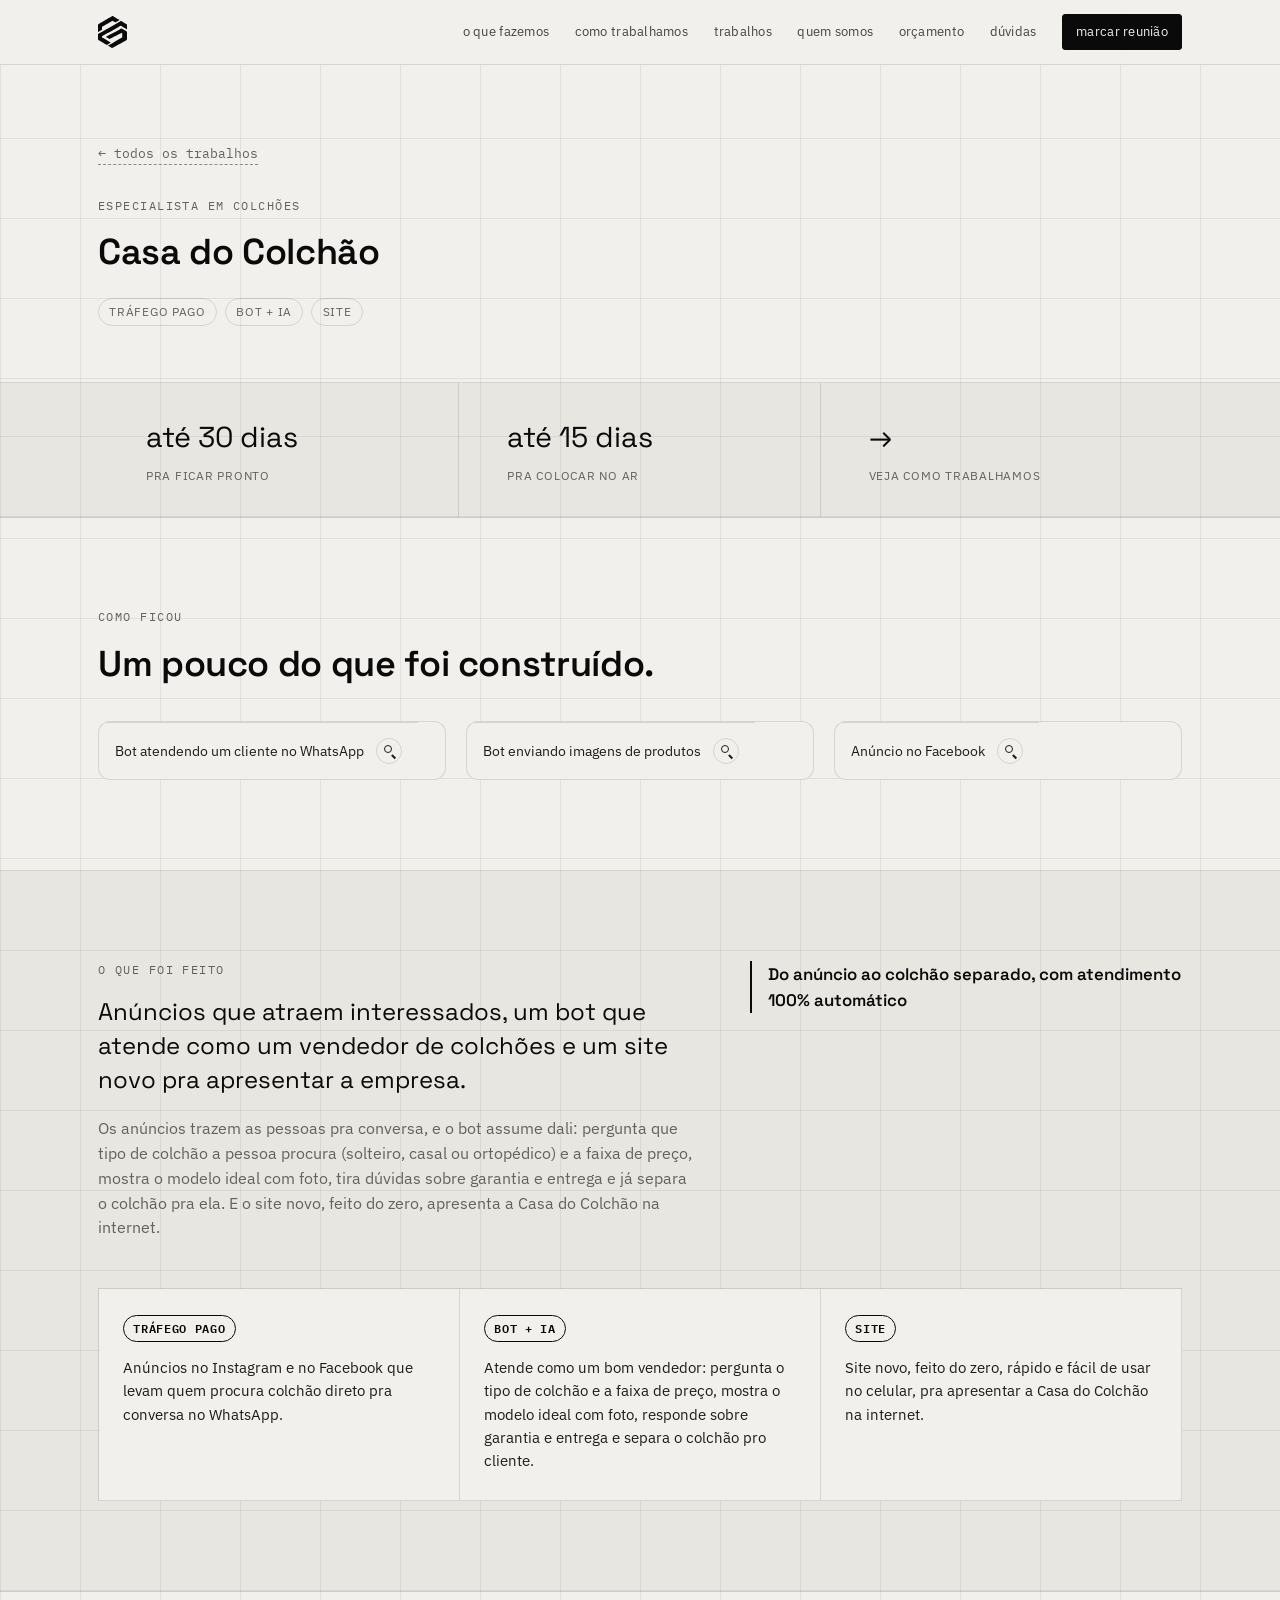
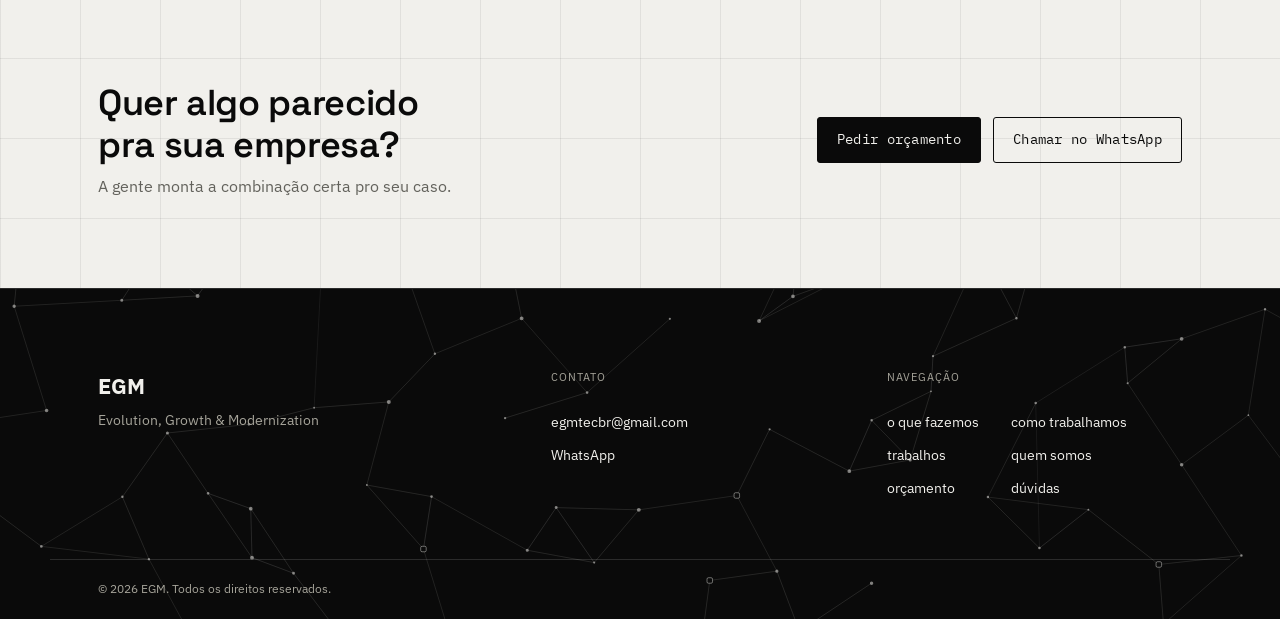
<file: trabalhos/casa-do-colchao/index.html>
<!DOCTYPE html>
<html lang="pt-BR">
<head>
<meta charset="UTF-8">
<meta name="viewport" content="width=device-width, initial-scale=1.0">
<title>Casa do Colchão | EGM</title>
<meta name="description" content="Site novo, anúncios e um bot de WhatsApp que atende como um vendedor de colchões. Veja como a EGM fez o projeto da Casa do Colchão.">
<meta name="theme-color" content="#0A0A0A">
<link rel="icon" type="image/png" href="../../assets/logo-icone.png">
<link rel="apple-touch-icon" href="../../assets/logo-icone.png">
<meta property="og:type" content="website">
<meta property="og:title" content="Casa do Colchão | EGM">
<meta property="og:description" content="Site novo, anúncios e um bot de WhatsApp que atende como um vendedor de colchões. Veja como a EGM fez o projeto da Casa do Colchão.">
<meta property="og:image" content="https://www.egm.tec.br/assets/logo.png">
<meta property="og:url" content="https://www.egm.tec.br/trabalhos/casa-do-colchao/">
<meta property="og:site_name" content="EGM">
<meta property="og:locale" content="pt_BR">
<link rel="preconnect" href="https://fonts.googleapis.com">
<link rel="preconnect" href="https://fonts.gstatic.com" crossorigin>
<link href="https://fonts.googleapis.com/css2?family=Space+Grotesk:wght@500;600;700&family=IBM+Plex+Mono:wght@400;500;600;700&family=IBM+Plex+Sans:wght@400;500;600&display=swap" rel="stylesheet">
<link rel="stylesheet" href="../../css/style.css">
<link rel="stylesheet" href="../../css/trabalho.css">
</head>
<body data-root="../../" data-project="casa-do-colchao">

<div class="scroll-progress" id="scrollProgress" aria-hidden="true"></div>
<a class="skip-link" href="#main">Pular para o conteúdo</a>

<header class="nav" id="nav">
  <div class="nav__inner">
    <a href="../../" class="nav__logo" aria-label="EGM, página inicial"><img src="../../assets/logo-mark.svg" alt="" width="29" height="32"></a>
    <nav class="nav__links" aria-label="Navegação principal">
      <a href="../../#servicos">o que fazemos</a>
      <a href="../../#processo">como trabalhamos</a>
      <a href="../../#trabalhos">trabalhos</a>
      <a href="../../#sobre">quem somos</a>
      <a href="../../orcamento/">orçamento</a>
      <a href="../../duvidas/">dúvidas</a>
      <a href="https://wa.me/5511942544758?text=Ol%C3%A1%21%20Gostaria%20de%20marcar%20uma%20reuni%C3%A3o%20com%20a%20EGM." target="_blank" rel="noopener" class="nav__cta nav__cta--primary">marcar reunião</a>
    </nav>
    <button class="nav__toggle" id="navToggle" aria-label="Abrir menu" aria-expanded="false">
      <span></span><span></span><span></span>
    </button>
  </div>
</header>

<main id="main">
  <div id="trabalhoContent">
    <p class="trabalho-loading section-inner">carregando...</p>
  </div>
</main>

<template id="trabalhoTemplate">
  <section class="trabalho-hero">
    <div class="section-inner">
      <a href="../../#trabalhos" class="trabalho-back">← todos os trabalhos</a>
      <p class="eyebrow" data-field="categoria"></p>
      <h1 class="section-title trabalho-hero__title" data-field="nome"></h1>
      <div class="trabalho-tags" data-field="tags"></div>
    </div>
  </section>

  <section class="trabalho-stats-section section-tint">
    <div class="section-inner trabalho-stats">
      <div class="trabalho-stat">
        <span class="trabalho-stat__value" data-field="prazoProducao"></span>
        <span class="trabalho-stat__label">pra ficar pronto</span>
      </div>
      <div class="trabalho-stat">
        <span class="trabalho-stat__value" data-field="prazoImplantacao"></span>
        <span class="trabalho-stat__label">pra colocar no ar</span>
      </div>
      <a href="../../#processo" class="trabalho-stat trabalho-stat--link">
        <span class="trabalho-stat__value">→</span>
        <span class="trabalho-stat__label">veja como trabalhamos</span>
      </a>
    </div>
  </section>

  <section class="trabalho-gallery-section">
    <div class="section-inner">
      <p class="eyebrow">Como ficou</p>
      <h2 class="section-title">Um pouco do que foi construído.</h2>
      <p class="section-lead trabalho-gallery-note" data-field="galleryNote" hidden>As imagens reais entram aqui assim que o cliente liberar.</p>
      <div class="trabalho-gallery" data-field="gallery"></div>
    </div>
  </section>

  <section class="trabalho-detail-section section-tint">
    <div class="section-inner">
      <div class="trabalho-detail">
        <div>
          <p class="eyebrow">O que foi feito</p>
          <p class="trabalho-summary" data-field="summary"></p>
          <p class="trabalho-body" data-field="detail"></p>
        </div>
        <p class="trabalho-metric" data-field="metric"></p>
      </div>
      <div class="trabalho-entregas" data-field="entregas" hidden></div>
    </div>
  </section>

  <!-- APLICATIVO: parte do trabalho, só aparece se o projeto tiver "app" no JSON.
       Imagem pequena + zoom que passeia pelas partes da tela. -->
  <section class="app-part" data-field="app" hidden>
    <div class="section-inner">
      <div class="app-part__head">
        <p class="eyebrow">Aplicativo</p>
        <h2 class="section-title app-part__title" data-field="appTitulo"></h2>
        <p class="app-part__lead" data-field="appDescricao"></p>
      </div>
      <div class="app-tour" data-field="appTour">
        <div class="app-tour__stage">
          <div class="app-tour__frame">
          <button type="button" class="app-tour__zoom" data-field="appZoom" aria-label="Ver a tela inteira do aplicativo">
            <picture>
              <source type="image/webp" data-field="appWebp">
              <img class="app-tour__zoom-img" data-field="appImg" width="775" height="1606" alt="" decoding="async">
            </picture>
          </button>
          <div class="app-tour__mini" aria-hidden="true">
            <img data-field="appMini" width="775" height="1606" alt="" decoding="async">
            <span class="app-tour__spot"></span>
          </div>
          </div>
          <p class="app-tour__hint">Toque na imagem pra ver a tela inteira</p>
        </div>
        <div class="app-tour__tabs" role="tablist" aria-label="O que o aplicativo mostra" data-field="appRecursos"></div>
      </div>
    </div>
  </section>

  <section class="trabalho-cta">
    <div class="section-inner trabalho-cta__inner">
      <div>
        <h2 class="section-title trabalho-cta__title">Quer algo parecido pra sua empresa?</h2>
        <p class="section-lead trabalho-cta__lead">A gente monta a combinação certa pro seu caso.</p>
      </div>
      <div class="trabalho-cta__actions">
        <a href="../../orcamento/" class="btn btn--primary" data-field="orcamento">Pedir orçamento</a>
        <a href="#" class="btn btn--ghost" data-field="whatsapp" target="_blank" rel="noopener">Chamar no WhatsApp</a>
      </div>
    </div>
  </section>
</template>

<footer class="footer">
  <canvas class="nodegraph-canvas" id="nodegraphFooter" aria-hidden="true"></canvas>
  <div class="section-inner footer__grid">
    <div>
      <p class="footer__logo">EGM</p>
      <p class="footer__meaning">Evolution, Growth &amp; Modernization</p>
    </div>
    <div class="footer__col">
      <p class="footer__label">contato</p>
      <a href="mailto:egmtecbr@gmail.com">egmtecbr@gmail.com</a>
      <a href="https://wa.me/5511942544758" target="_blank" rel="noopener">WhatsApp</a>
    </div>
    <div class="footer__col">
      <p class="footer__label">navegação</p>
      <a href="../../#servicos">o que fazemos</a>
      <a href="../../#processo">como trabalhamos</a>
      <a href="../../#trabalhos">trabalhos</a>
      <a href="../../#sobre">quem somos</a>
      <a href="../../orcamento/">orçamento</a>
      <a href="../../duvidas/">dúvidas</a>
    </div>
  </div>
  <div class="footer__bottom section-inner">
    <span>© <span id="year"></span> EGM. Todos os direitos reservados.</span>
  </div>
</footer>

<a href="../../orcamento/" class="float-cta" id="floatCta">
  <span class="float-cta__icon" aria-hidden="true">＋</span> Pedir orçamento
</a>

<div class="lightbox" id="lightbox" aria-hidden="true">
  <div class="lightbox__backdrop" data-lightbox-close></div>
  <button class="lightbox__close" id="lightboxClose" aria-label="Fechar" data-lightbox-close>×</button>
  <button class="lightbox__nav lightbox__nav--prev" id="lightboxPrev" aria-label="Imagem anterior">←</button>
  <figure class="lightbox__figure">
    <img class="lightbox__img" id="lightboxImg" alt="">
    <figcaption class="lightbox__caption" id="lightboxCaption"></figcaption>
  </figure>
  <button class="lightbox__nav lightbox__nav--next" id="lightboxNext" aria-label="Próxima imagem">→</button>
</div>

<script src="../../js/nodegraph.js"></script>
<script src="../../js/site-common.js"></script>
<script src="../../js/trabalho.js"></script>
</body>
</html>
</file>
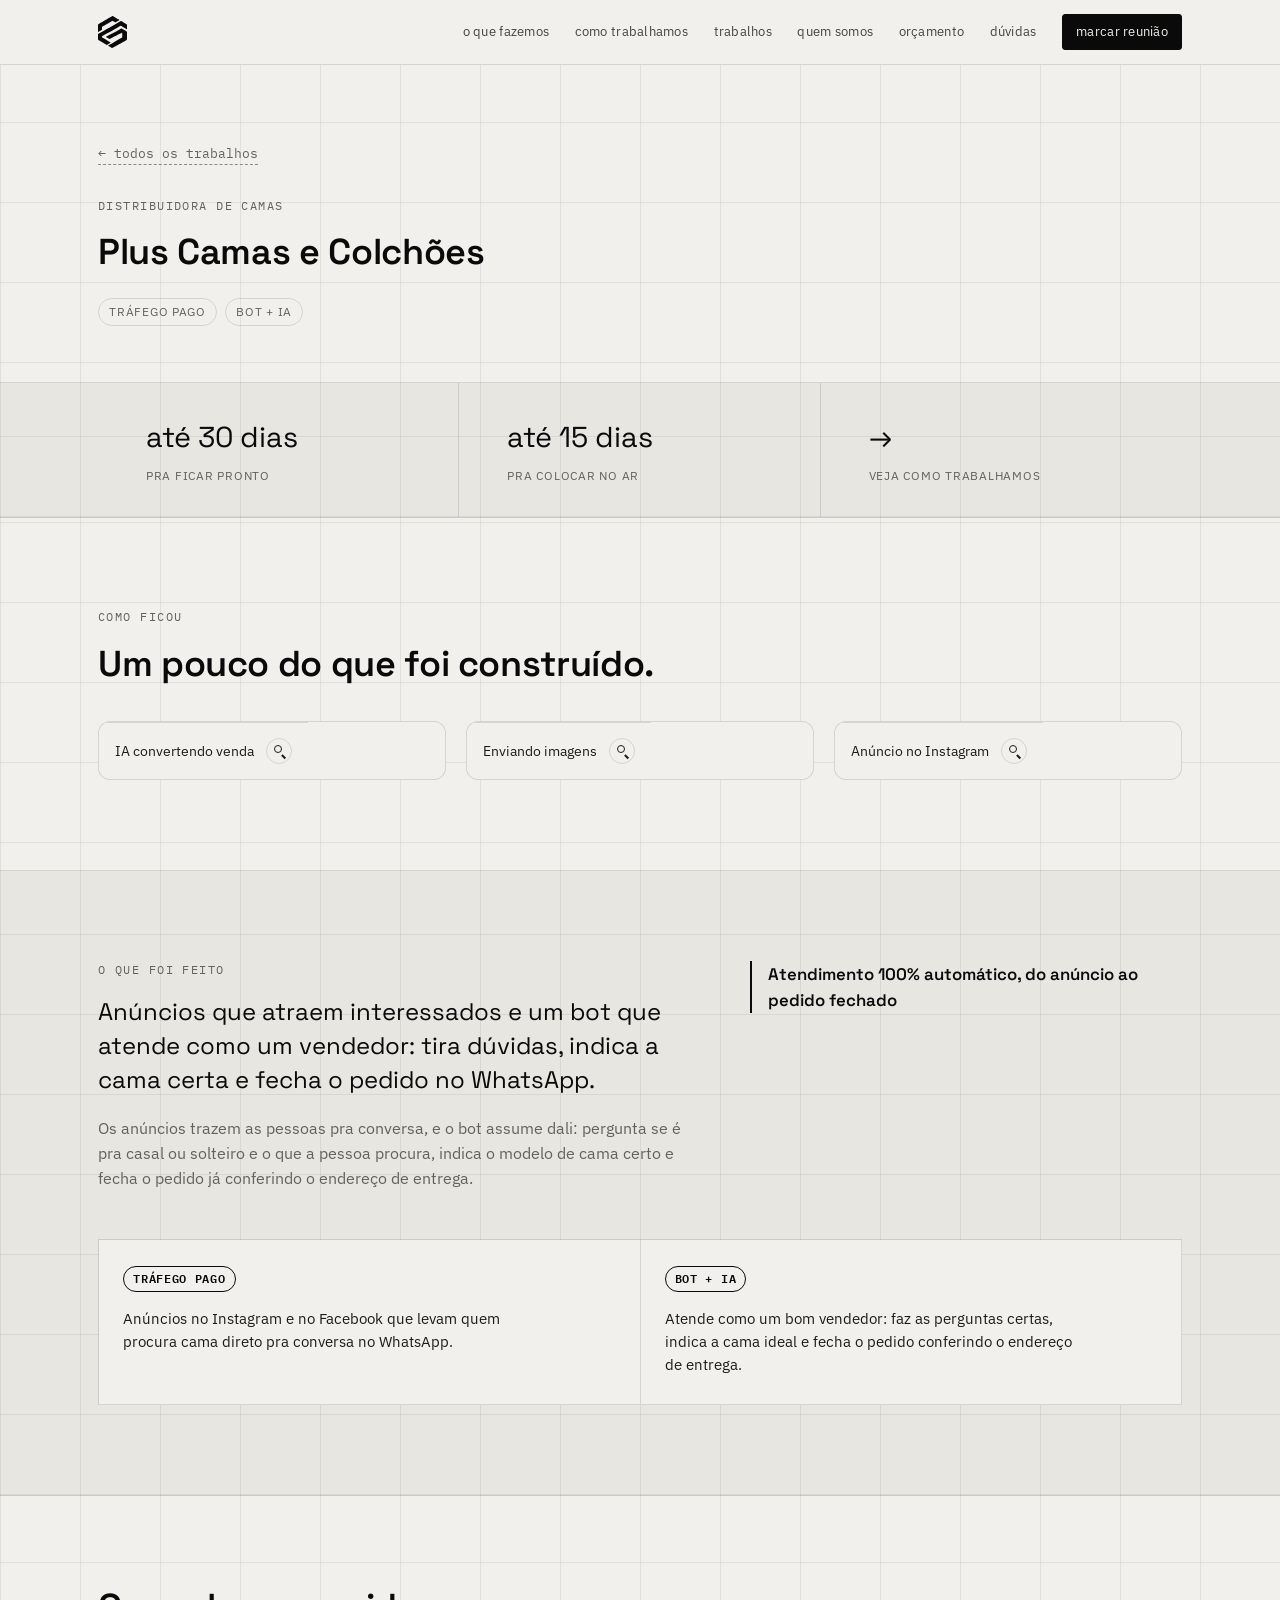
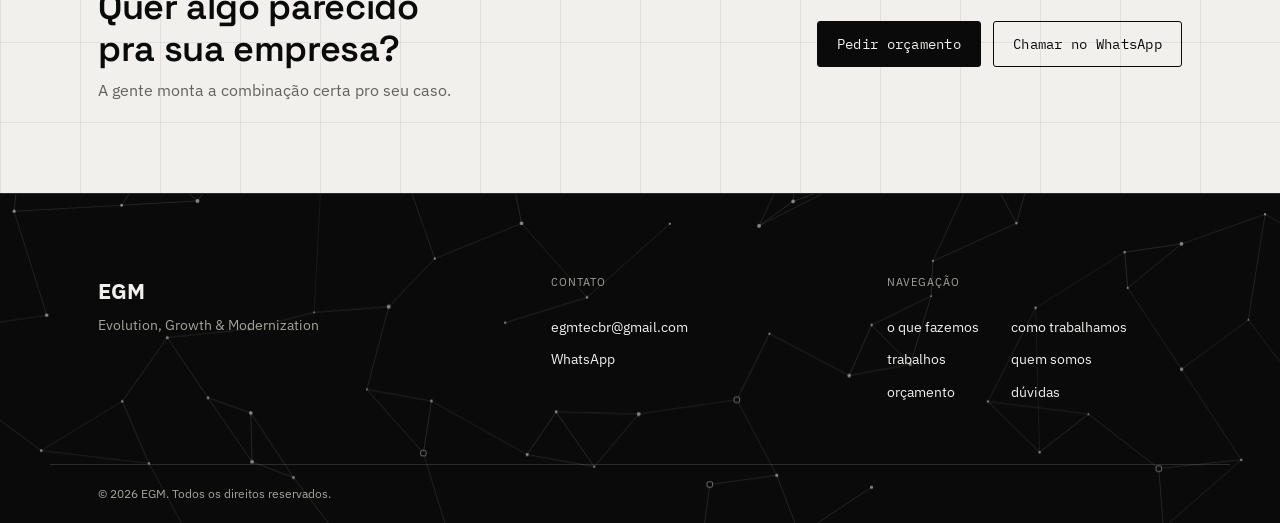
<file: trabalhos/plus-camas/index.html>
<!DOCTYPE html>
<html lang="pt-BR">
<head>
<meta charset="UTF-8">
<meta name="viewport" content="width=device-width, initial-scale=1.0">
<title>Plus Camas e Colchões | EGM</title>
<meta name="description" content="Anúncios e um bot de WhatsApp que atende como um vendedor de camas: indica a cama certa e fecha o pedido. Veja como a EGM fez esse projeto.">
<meta name="theme-color" content="#0A0A0A">
<link rel="icon" type="image/png" href="../../assets/logo-icone.png">
<link rel="apple-touch-icon" href="../../assets/logo-icone.png">
<meta property="og:type" content="website">
<meta property="og:title" content="Plus Camas e Colchões | EGM">
<meta property="og:description" content="Anúncios e um bot de WhatsApp que atende como um vendedor de camas: indica a cama certa e fecha o pedido. Veja como a EGM fez esse projeto.">
<meta property="og:image" content="https://www.egm.tec.br/assets/logo.png">
<meta property="og:url" content="https://www.egm.tec.br/trabalhos/plus-camas/">
<meta property="og:site_name" content="EGM">
<meta property="og:locale" content="pt_BR">
<link rel="preconnect" href="https://fonts.googleapis.com">
<link rel="preconnect" href="https://fonts.gstatic.com" crossorigin>
<link href="https://fonts.googleapis.com/css2?family=Space+Grotesk:wght@500;600;700&family=IBM+Plex+Mono:wght@400;500;600;700&family=IBM+Plex+Sans:wght@400;500;600&display=swap" rel="stylesheet">
<link rel="stylesheet" href="../../css/style.css">
<link rel="stylesheet" href="../../css/trabalho.css">
</head>
<body data-root="../../" data-project="plus-camas">

<div class="scroll-progress" id="scrollProgress" aria-hidden="true"></div>
<a class="skip-link" href="#main">Pular para o conteúdo</a>

<header class="nav" id="nav">
  <div class="nav__inner">
    <a href="../../" class="nav__logo" aria-label="EGM, página inicial"><img src="../../assets/logo-mark.svg" alt="" width="29" height="32"></a>
    <nav class="nav__links" aria-label="Navegação principal">
      <a href="../../#servicos">o que fazemos</a>
      <a href="../../#processo">como trabalhamos</a>
      <a href="../../#trabalhos">trabalhos</a>
      <a href="../../#sobre">quem somos</a>
      <a href="../../orcamento/">orçamento</a>
      <a href="../../duvidas/">dúvidas</a>
      <a href="https://wa.me/5511942544758?text=Ol%C3%A1%21%20Gostaria%20de%20marcar%20uma%20reuni%C3%A3o%20com%20a%20EGM." target="_blank" rel="noopener" class="nav__cta nav__cta--primary">marcar reunião</a>
    </nav>
    <button class="nav__toggle" id="navToggle" aria-label="Abrir menu" aria-expanded="false">
      <span></span><span></span><span></span>
    </button>
  </div>
</header>

<main id="main">
  <div id="trabalhoContent">
    <p class="trabalho-loading section-inner">carregando...</p>
  </div>
</main>

<template id="trabalhoTemplate">
  <section class="trabalho-hero">
    <div class="section-inner">
      <a href="../../#trabalhos" class="trabalho-back">← todos os trabalhos</a>
      <div class="trabalho-client" data-field="logo" hidden><img alt="" decoding="async"></div>
      <p class="eyebrow" data-field="categoria"></p>
      <h1 class="section-title trabalho-hero__title" data-field="nome"></h1>
      <div class="trabalho-tags" data-field="tags"></div>
    </div>
  </section>

  <section class="trabalho-stats-section section-tint">
    <div class="section-inner trabalho-stats">
      <div class="trabalho-stat">
        <span class="trabalho-stat__value" data-field="prazoProducao"></span>
        <span class="trabalho-stat__label">pra ficar pronto</span>
      </div>
      <div class="trabalho-stat">
        <span class="trabalho-stat__value" data-field="prazoImplantacao"></span>
        <span class="trabalho-stat__label">pra colocar no ar</span>
      </div>
      <a href="../../#processo" class="trabalho-stat trabalho-stat--link">
        <span class="trabalho-stat__value">→</span>
        <span class="trabalho-stat__label">veja como trabalhamos</span>
      </a>
    </div>
  </section>

  <section class="trabalho-gallery-section">
    <div class="section-inner">
      <p class="eyebrow">Como ficou</p>
      <h2 class="section-title">Um pouco do que foi construído.</h2>
      <p class="section-lead trabalho-gallery-note" data-field="galleryNote" hidden>As imagens reais entram aqui assim que o cliente liberar.</p>
      <div class="trabalho-gallery" data-field="gallery"></div>
    </div>
  </section>

  <section class="trabalho-detail-section section-tint">
    <div class="section-inner">
      <div class="trabalho-detail">
        <div>
          <p class="eyebrow">O que foi feito</p>
          <p class="trabalho-summary" data-field="summary"></p>
          <p class="trabalho-body" data-field="detail"></p>
        </div>
        <p class="trabalho-metric" data-field="metric"></p>
      </div>
      <div class="trabalho-entregas" data-field="entregas" hidden></div>
    </div>
  </section>

  <!-- APLICATIVO: parte do trabalho, só aparece se o projeto tiver "app" no JSON.
       Imagem pequena + zoom que passeia pelas partes da tela. -->
  <section class="app-part" data-field="app" hidden>
    <div class="section-inner">
      <div class="app-part__head">
        <p class="eyebrow">Aplicativo</p>
        <h2 class="section-title app-part__title" data-field="appTitulo"></h2>
        <p class="app-part__lead" data-field="appDescricao"></p>
      </div>
      <div class="app-tour" data-field="appTour">
        <div class="app-tour__stage">
          <div class="app-tour__frame">
          <button type="button" class="app-tour__zoom" data-field="appZoom" aria-label="Ver a tela inteira do aplicativo">
            <picture>
              <source type="image/webp" data-field="appWebp">
              <img class="app-tour__zoom-img" data-field="appImg" width="775" height="1606" alt="" decoding="async">
            </picture>
          </button>
          <div class="app-tour__mini" aria-hidden="true">
            <img data-field="appMini" width="775" height="1606" alt="" decoding="async">
            <span class="app-tour__spot"></span>
          </div>
          </div>
          <p class="app-tour__hint">Toque na imagem pra ver a tela inteira</p>
        </div>
        <div class="app-tour__tabs" role="tablist" aria-label="O que o aplicativo mostra" data-field="appRecursos"></div>
      </div>
    </div>
  </section>

  <section class="trabalho-cta">
    <div class="section-inner trabalho-cta__inner">
      <div>
        <h2 class="section-title trabalho-cta__title">Quer algo parecido pra sua empresa?</h2>
        <p class="section-lead trabalho-cta__lead">A gente monta a combinação certa pro seu caso.</p>
      </div>
      <div class="trabalho-cta__actions">
        <a href="../../orcamento/" class="btn btn--primary" data-field="orcamento">Pedir orçamento</a>
        <a href="#" class="btn btn--ghost" data-field="whatsapp" target="_blank" rel="noopener">Chamar no WhatsApp</a>
      </div>
    </div>
  </section>
</template>

<footer class="footer">
  <canvas class="nodegraph-canvas" id="nodegraphFooter" aria-hidden="true"></canvas>
  <div class="section-inner footer__grid">
    <div>
      <p class="footer__logo">EGM</p>
      <p class="footer__meaning">Evolution, Growth &amp; Modernization</p>
    </div>
    <div class="footer__col">
      <p class="footer__label">contato</p>
      <a href="mailto:egmtecbr@gmail.com">egmtecbr@gmail.com</a>
      <a href="https://wa.me/5511942544758" target="_blank" rel="noopener">WhatsApp</a>
    </div>
    <div class="footer__col">
      <p class="footer__label">navegação</p>
      <a href="../../#servicos">o que fazemos</a>
      <a href="../../#processo">como trabalhamos</a>
      <a href="../../#trabalhos">trabalhos</a>
      <a href="../../#sobre">quem somos</a>
      <a href="../../orcamento/">orçamento</a>
      <a href="../../duvidas/">dúvidas</a>
    </div>
  </div>
  <div class="footer__bottom section-inner">
    <span>© <span id="year"></span> EGM. Todos os direitos reservados.</span>
  </div>
</footer>

<a href="../../orcamento/" class="float-cta" id="floatCta">
  <span class="float-cta__icon" aria-hidden="true">＋</span> Pedir orçamento
</a>

<div class="lightbox" id="lightbox" aria-hidden="true">
  <div class="lightbox__backdrop" data-lightbox-close></div>
  <button class="lightbox__close" id="lightboxClose" aria-label="Fechar" data-lightbox-close>×</button>
  <button class="lightbox__nav lightbox__nav--prev" id="lightboxPrev" aria-label="Imagem anterior">←</button>
  <figure class="lightbox__figure">
    <img class="lightbox__img" id="lightboxImg" alt="">
    <figcaption class="lightbox__caption" id="lightboxCaption"></figcaption>
  </figure>
  <button class="lightbox__nav lightbox__nav--next" id="lightboxNext" aria-label="Próxima imagem">→</button>
</div>

<script src="../../js/nodegraph.js"></script>
<script src="../../js/site-common.js"></script>
<script src="../../js/trabalho.js"></script>
</body>
</html>
</file>
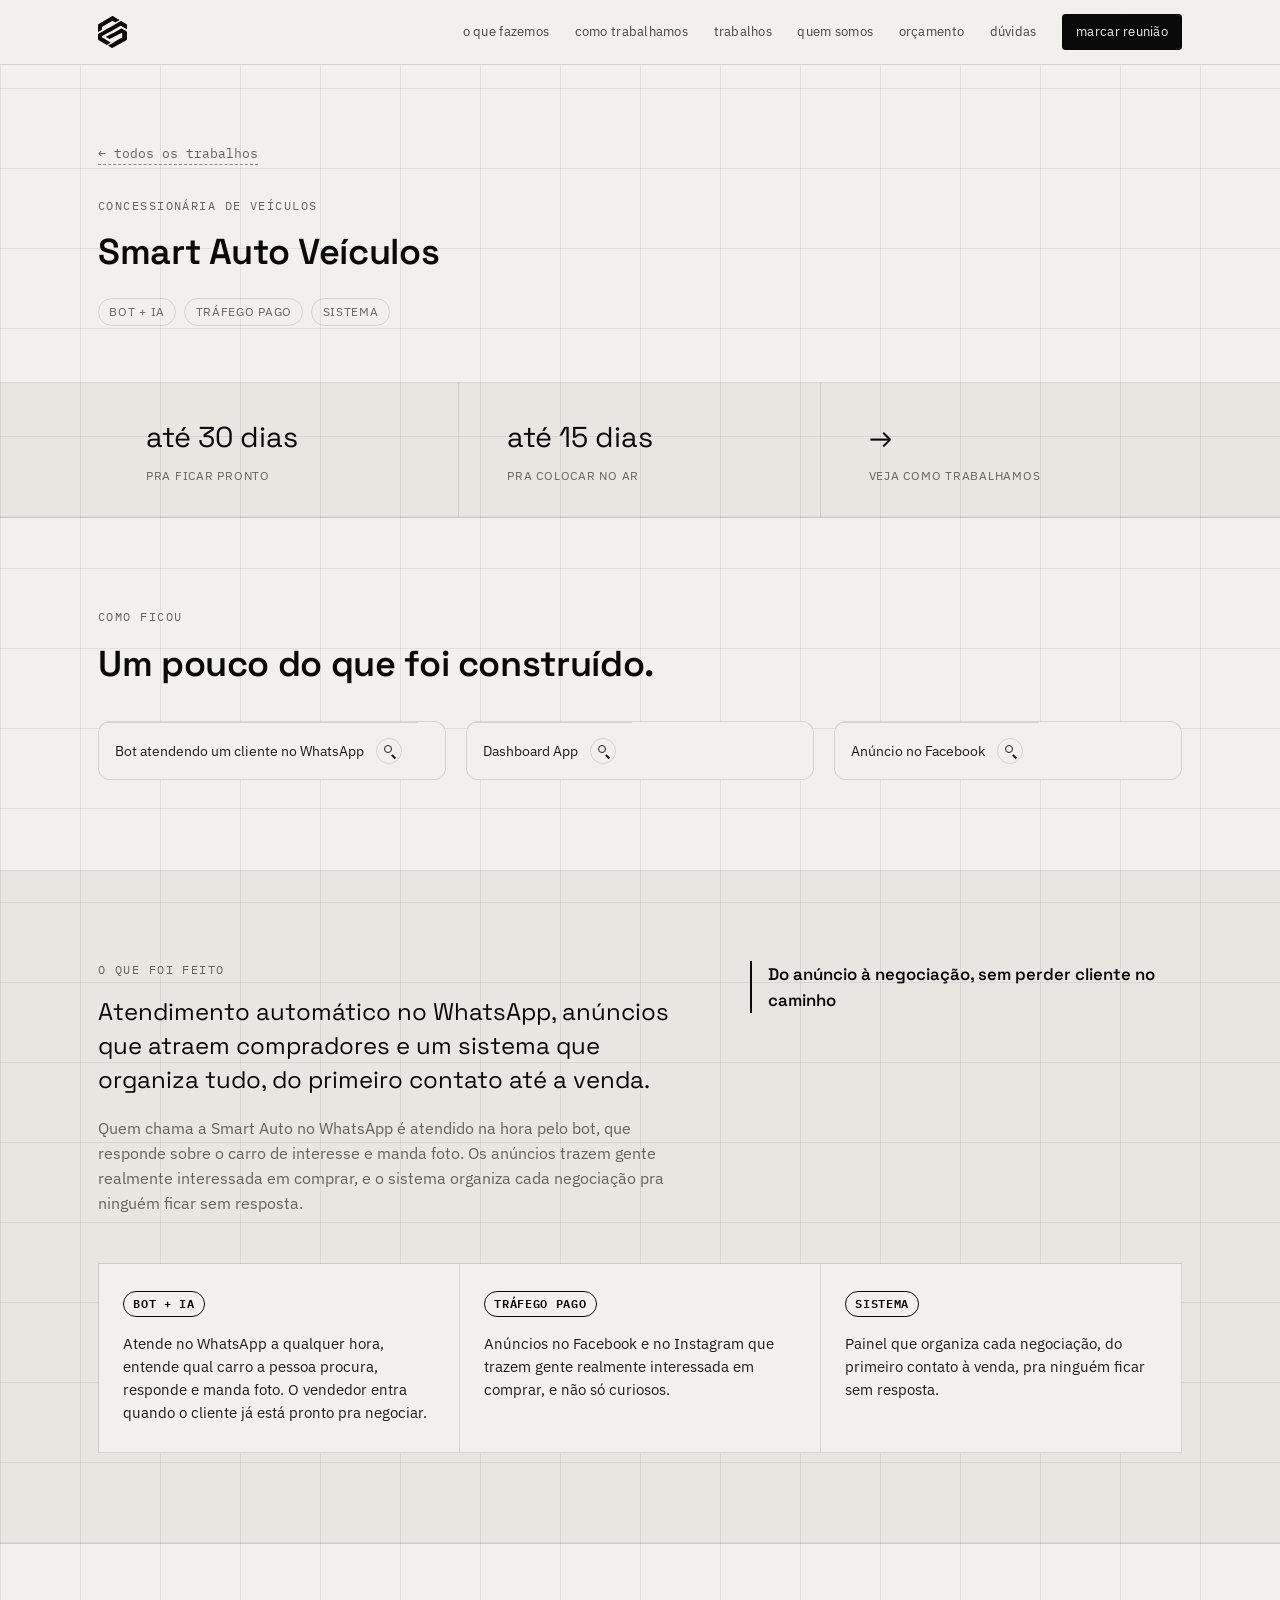
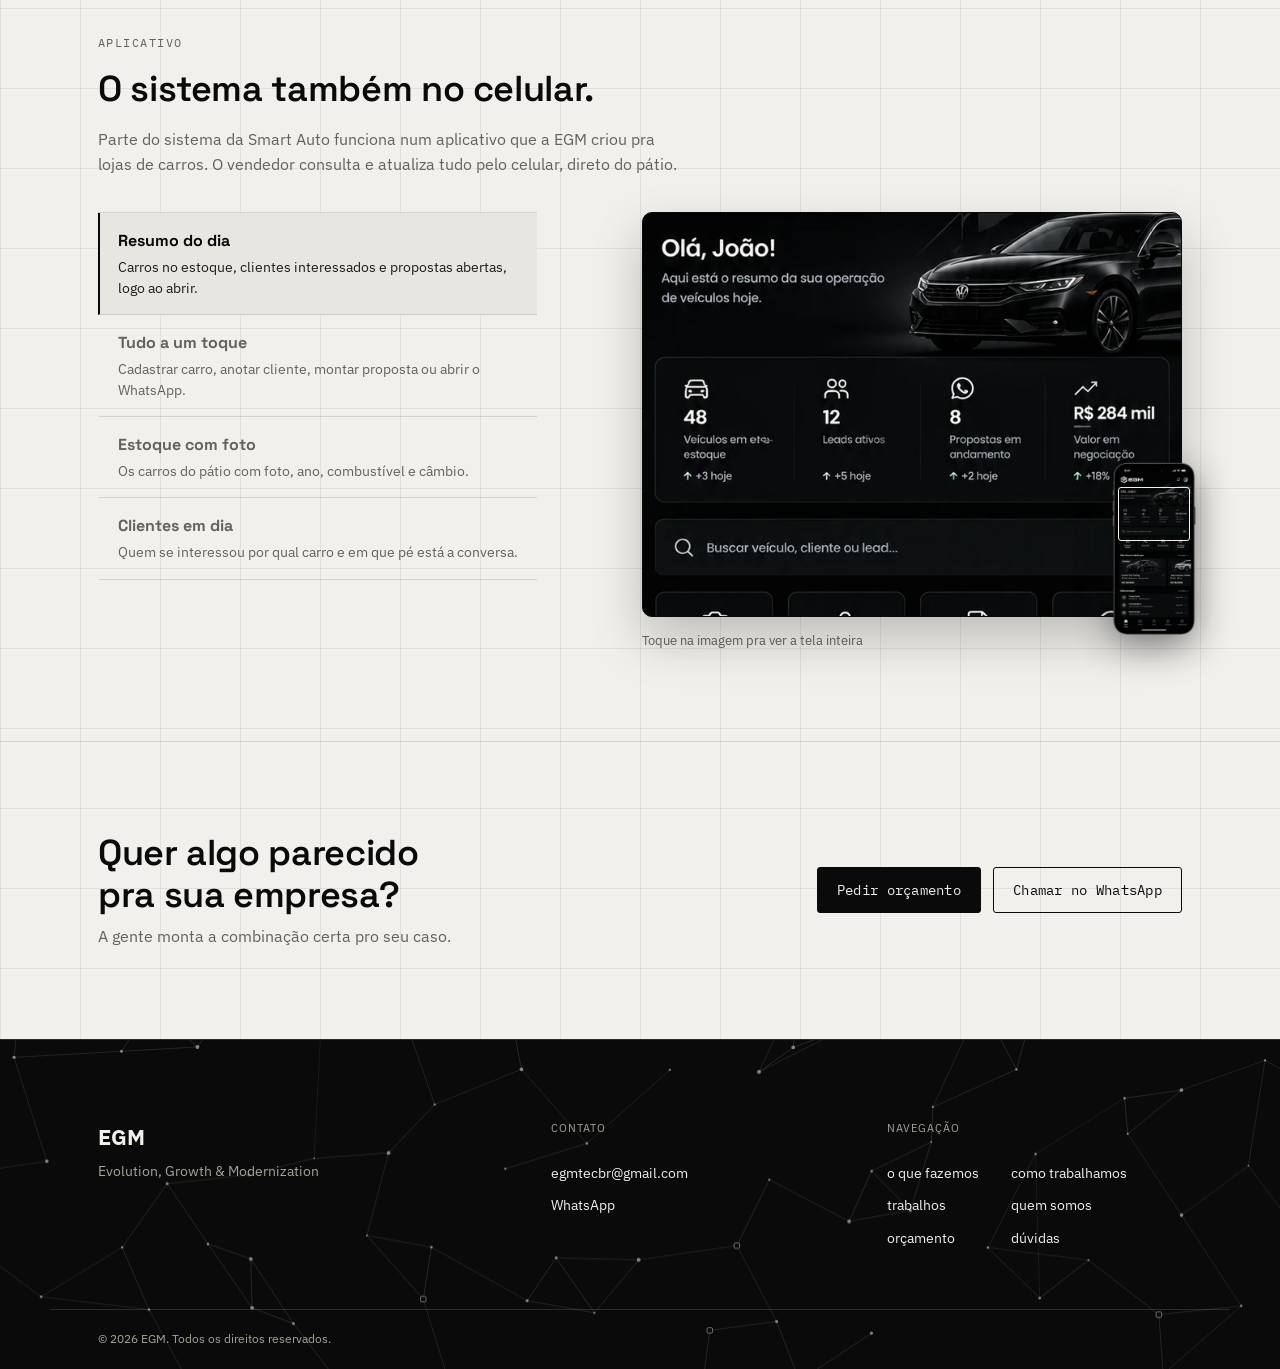
<file: trabalhos/smart-auto/index.html>
<!DOCTYPE html>
<html lang="pt-BR">
<head>
<meta charset="UTF-8">
<meta name="viewport" content="width=device-width, initial-scale=1.0">
<title>Smart Auto Veículos | EGM</title>
<meta name="description" content="Atendimento automático no WhatsApp, anúncios e um sistema que organiza cada negociação: veja como a EGM fez o projeto da Smart Auto Veículos.">
<meta name="theme-color" content="#0A0A0A">
<link rel="icon" type="image/png" href="../../assets/logo-icone.png">
<link rel="apple-touch-icon" href="../../assets/logo-icone.png">
<meta property="og:type" content="website">
<meta property="og:title" content="Smart Auto Veículos | EGM">
<meta property="og:description" content="Atendimento automático no WhatsApp, anúncios e um sistema que organiza cada negociação: veja como a EGM fez o projeto da Smart Auto Veículos.">
<meta property="og:image" content="https://www.egm.tec.br/assets/logo.png">
<meta property="og:url" content="https://www.egm.tec.br/trabalhos/smart-auto/">
<meta property="og:site_name" content="EGM">
<meta property="og:locale" content="pt_BR">
<link rel="preconnect" href="https://fonts.googleapis.com">
<link rel="preconnect" href="https://fonts.gstatic.com" crossorigin>
<link href="https://fonts.googleapis.com/css2?family=Space+Grotesk:wght@500;600;700&family=IBM+Plex+Mono:wght@400;500;600;700&family=IBM+Plex+Sans:wght@400;500;600&display=swap" rel="stylesheet">
<link rel="stylesheet" href="../../css/style.css">
<link rel="stylesheet" href="../../css/trabalho.css">
</head>
<body data-root="../../" data-project="smart-auto">

<div class="scroll-progress" id="scrollProgress" aria-hidden="true"></div>
<a class="skip-link" href="#main">Pular para o conteúdo</a>

<header class="nav" id="nav">
  <div class="nav__inner">
    <a href="../../" class="nav__logo" aria-label="EGM, página inicial"><img src="../../assets/logo-mark.svg" alt="" width="29" height="32"></a>
    <nav class="nav__links" aria-label="Navegação principal">
      <a href="../../#servicos">o que fazemos</a>
      <a href="../../#processo">como trabalhamos</a>
      <a href="../../#trabalhos">trabalhos</a>
      <a href="../../#sobre">quem somos</a>
      <a href="../../orcamento/">orçamento</a>
      <a href="../../duvidas/">dúvidas</a>
      <a href="https://wa.me/5511942544758?text=Ol%C3%A1%21%20Gostaria%20de%20marcar%20uma%20reuni%C3%A3o%20com%20a%20EGM." target="_blank" rel="noopener" class="nav__cta nav__cta--primary">marcar reunião</a>
    </nav>
    <button class="nav__toggle" id="navToggle" aria-label="Abrir menu" aria-expanded="false">
      <span></span><span></span><span></span>
    </button>
  </div>
</header>

<main id="main">
  <div id="trabalhoContent">
    <p class="trabalho-loading section-inner">carregando...</p>
  </div>
</main>

<template id="trabalhoTemplate">
  <section class="trabalho-hero">
    <div class="section-inner">
      <a href="../../#trabalhos" class="trabalho-back">← todos os trabalhos</a>
      <div class="trabalho-client" data-field="logo" hidden><img alt="" decoding="async"></div>
      <p class="eyebrow" data-field="categoria"></p>
      <h1 class="section-title trabalho-hero__title" data-field="nome"></h1>
      <div class="trabalho-tags" data-field="tags"></div>
    </div>
  </section>

  <section class="trabalho-stats-section section-tint">
    <div class="section-inner trabalho-stats">
      <div class="trabalho-stat">
        <span class="trabalho-stat__value" data-field="prazoProducao"></span>
        <span class="trabalho-stat__label">pra ficar pronto</span>
      </div>
      <div class="trabalho-stat">
        <span class="trabalho-stat__value" data-field="prazoImplantacao"></span>
        <span class="trabalho-stat__label">pra colocar no ar</span>
      </div>
      <a href="../../#processo" class="trabalho-stat trabalho-stat--link">
        <span class="trabalho-stat__value">→</span>
        <span class="trabalho-stat__label">veja como trabalhamos</span>
      </a>
    </div>
  </section>

  <section class="trabalho-gallery-section">
    <div class="section-inner">
      <p class="eyebrow">Como ficou</p>
      <h2 class="section-title">Um pouco do que foi construído.</h2>
      <p class="section-lead trabalho-gallery-note" data-field="galleryNote" hidden>As imagens reais entram aqui assim que o cliente liberar.</p>
      <div class="trabalho-gallery" data-field="gallery"></div>
    </div>
  </section>

  <section class="trabalho-detail-section section-tint">
    <div class="section-inner">
      <div class="trabalho-detail">
        <div>
          <p class="eyebrow">O que foi feito</p>
          <p class="trabalho-summary" data-field="summary"></p>
          <p class="trabalho-body" data-field="detail"></p>
        </div>
        <p class="trabalho-metric" data-field="metric"></p>
      </div>
      <div class="trabalho-entregas" data-field="entregas" hidden></div>
    </div>
  </section>

  <!-- APLICATIVO: parte do trabalho, só aparece se o projeto tiver "app" no JSON.
       Imagem pequena + zoom que passeia pelas partes da tela. -->
  <section class="app-part" data-field="app" hidden>
    <div class="section-inner">
      <div class="app-part__head">
        <p class="eyebrow">Aplicativo</p>
        <h2 class="section-title app-part__title" data-field="appTitulo"></h2>
        <p class="app-part__lead" data-field="appDescricao"></p>
      </div>
      <div class="app-tour" data-field="appTour">
        <div class="app-tour__stage">
          <div class="app-tour__frame">
          <button type="button" class="app-tour__zoom" data-field="appZoom" aria-label="Ver a tela inteira do aplicativo">
            <picture>
              <source type="image/webp" data-field="appWebp">
              <img class="app-tour__zoom-img" data-field="appImg" width="775" height="1606" alt="" decoding="async">
            </picture>
          </button>
          <div class="app-tour__mini" aria-hidden="true">
            <img data-field="appMini" width="775" height="1606" alt="" decoding="async">
            <span class="app-tour__spot"></span>
          </div>
          </div>
          <p class="app-tour__hint">Toque na imagem pra ver a tela inteira</p>
        </div>
        <div class="app-tour__tabs" role="tablist" aria-label="O que o aplicativo mostra" data-field="appRecursos"></div>
      </div>
    </div>
  </section>

  <section class="trabalho-cta">
    <div class="section-inner trabalho-cta__inner">
      <div>
        <h2 class="section-title trabalho-cta__title">Quer algo parecido pra sua empresa?</h2>
        <p class="section-lead trabalho-cta__lead">A gente monta a combinação certa pro seu caso.</p>
      </div>
      <div class="trabalho-cta__actions">
        <a href="../../orcamento/" class="btn btn--primary" data-field="orcamento">Pedir orçamento</a>
        <a href="#" class="btn btn--ghost" data-field="whatsapp" target="_blank" rel="noopener">Chamar no WhatsApp</a>
      </div>
    </div>
  </section>
</template>

<footer class="footer">
  <canvas class="nodegraph-canvas" id="nodegraphFooter" aria-hidden="true"></canvas>
  <div class="section-inner footer__grid">
    <div>
      <p class="footer__logo">EGM</p>
      <p class="footer__meaning">Evolution, Growth &amp; Modernization</p>
    </div>
    <div class="footer__col">
      <p class="footer__label">contato</p>
      <a href="mailto:egmtecbr@gmail.com">egmtecbr@gmail.com</a>
      <a href="https://wa.me/5511942544758" target="_blank" rel="noopener">WhatsApp</a>
    </div>
    <div class="footer__col">
      <p class="footer__label">navegação</p>
      <a href="../../#servicos">o que fazemos</a>
      <a href="../../#processo">como trabalhamos</a>
      <a href="../../#trabalhos">trabalhos</a>
      <a href="../../#sobre">quem somos</a>
      <a href="../../orcamento/">orçamento</a>
      <a href="../../duvidas/">dúvidas</a>
    </div>
  </div>
  <div class="footer__bottom section-inner">
    <span>© <span id="year"></span> EGM. Todos os direitos reservados.</span>
  </div>
</footer>

<a href="../../orcamento/" class="float-cta" id="floatCta">
  <span class="float-cta__icon" aria-hidden="true">＋</span> Pedir orçamento
</a>

<div class="lightbox" id="lightbox" aria-hidden="true">
  <div class="lightbox__backdrop" data-lightbox-close></div>
  <button class="lightbox__close" id="lightboxClose" aria-label="Fechar" data-lightbox-close>×</button>
  <button class="lightbox__nav lightbox__nav--prev" id="lightboxPrev" aria-label="Imagem anterior">←</button>
  <figure class="lightbox__figure">
    <img class="lightbox__img" id="lightboxImg" alt="">
    <figcaption class="lightbox__caption" id="lightboxCaption"></figcaption>
  </figure>
  <button class="lightbox__nav lightbox__nav--next" id="lightboxNext" aria-label="Próxima imagem">→</button>
</div>

<script src="../../js/nodegraph.js"></script>
<script src="../../js/site-common.js"></script>
<script src="../../js/trabalho.js"></script>
</body>
</html>
</file>
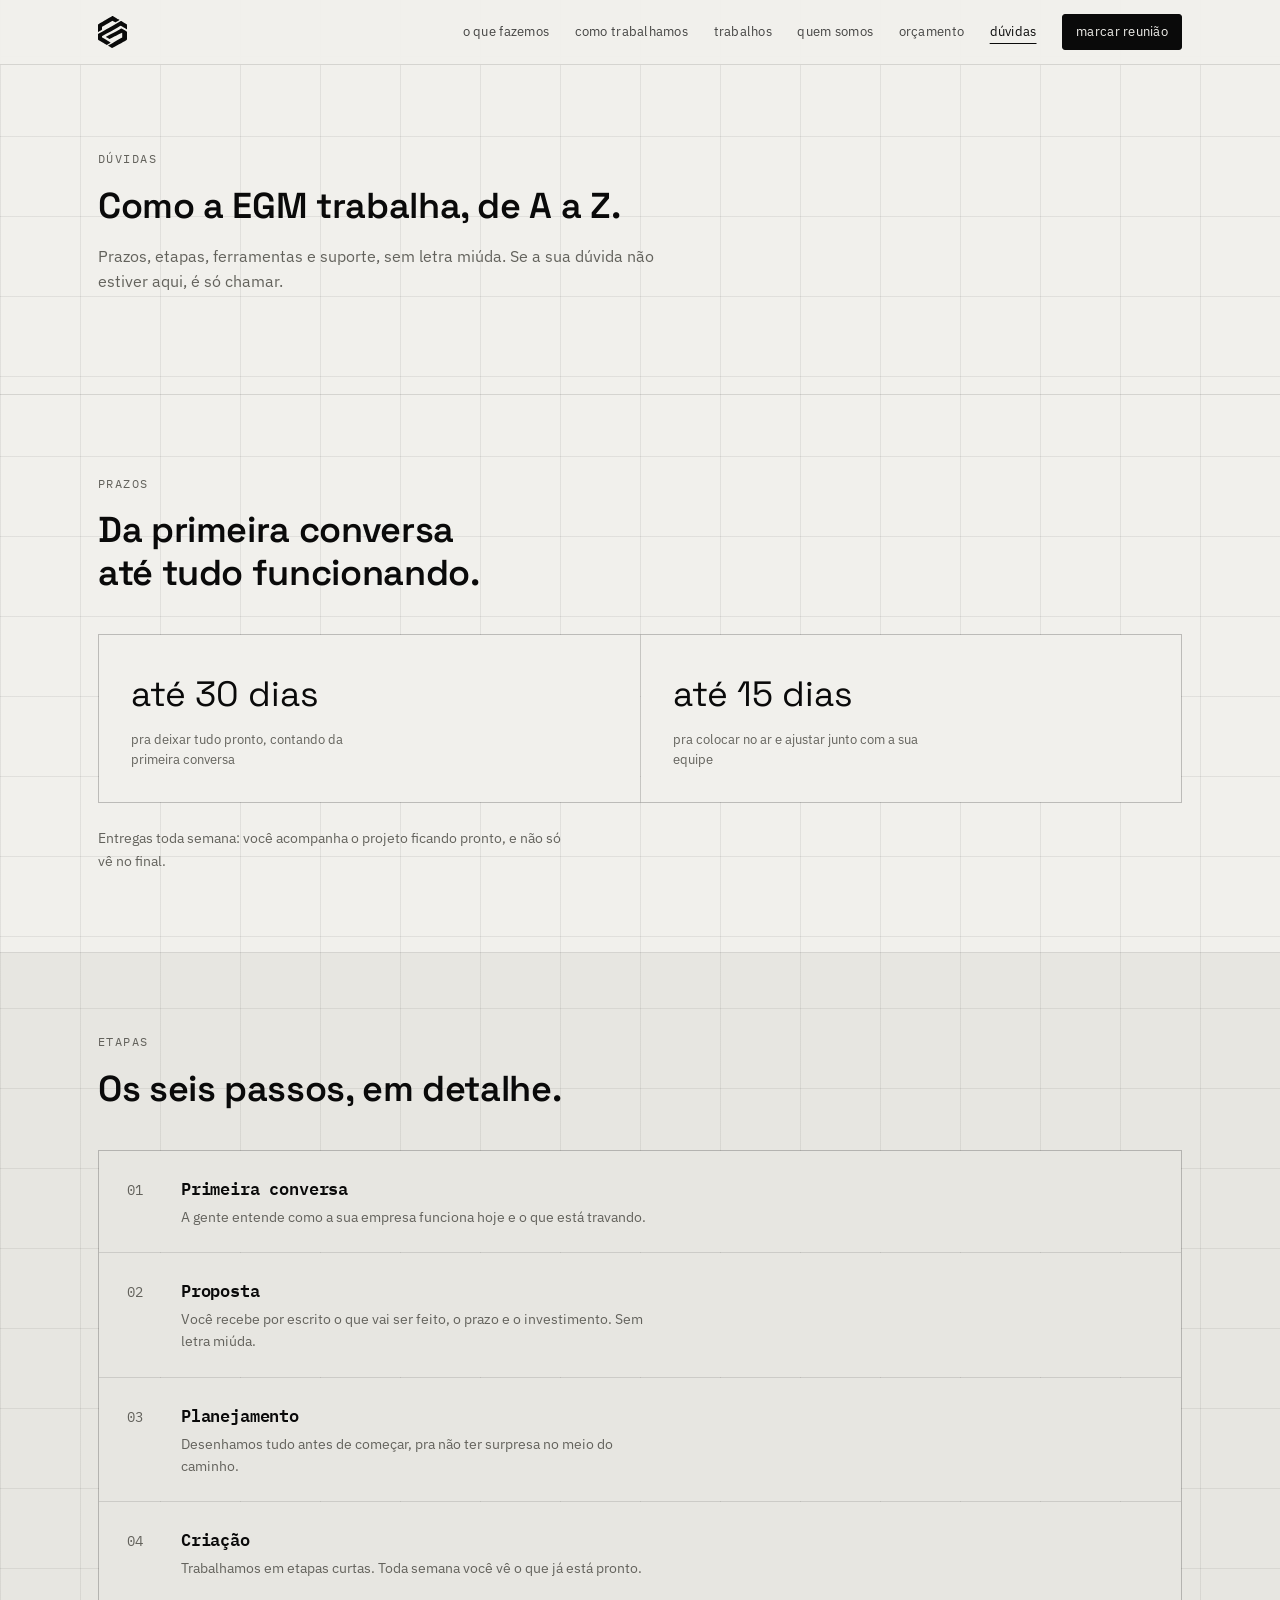
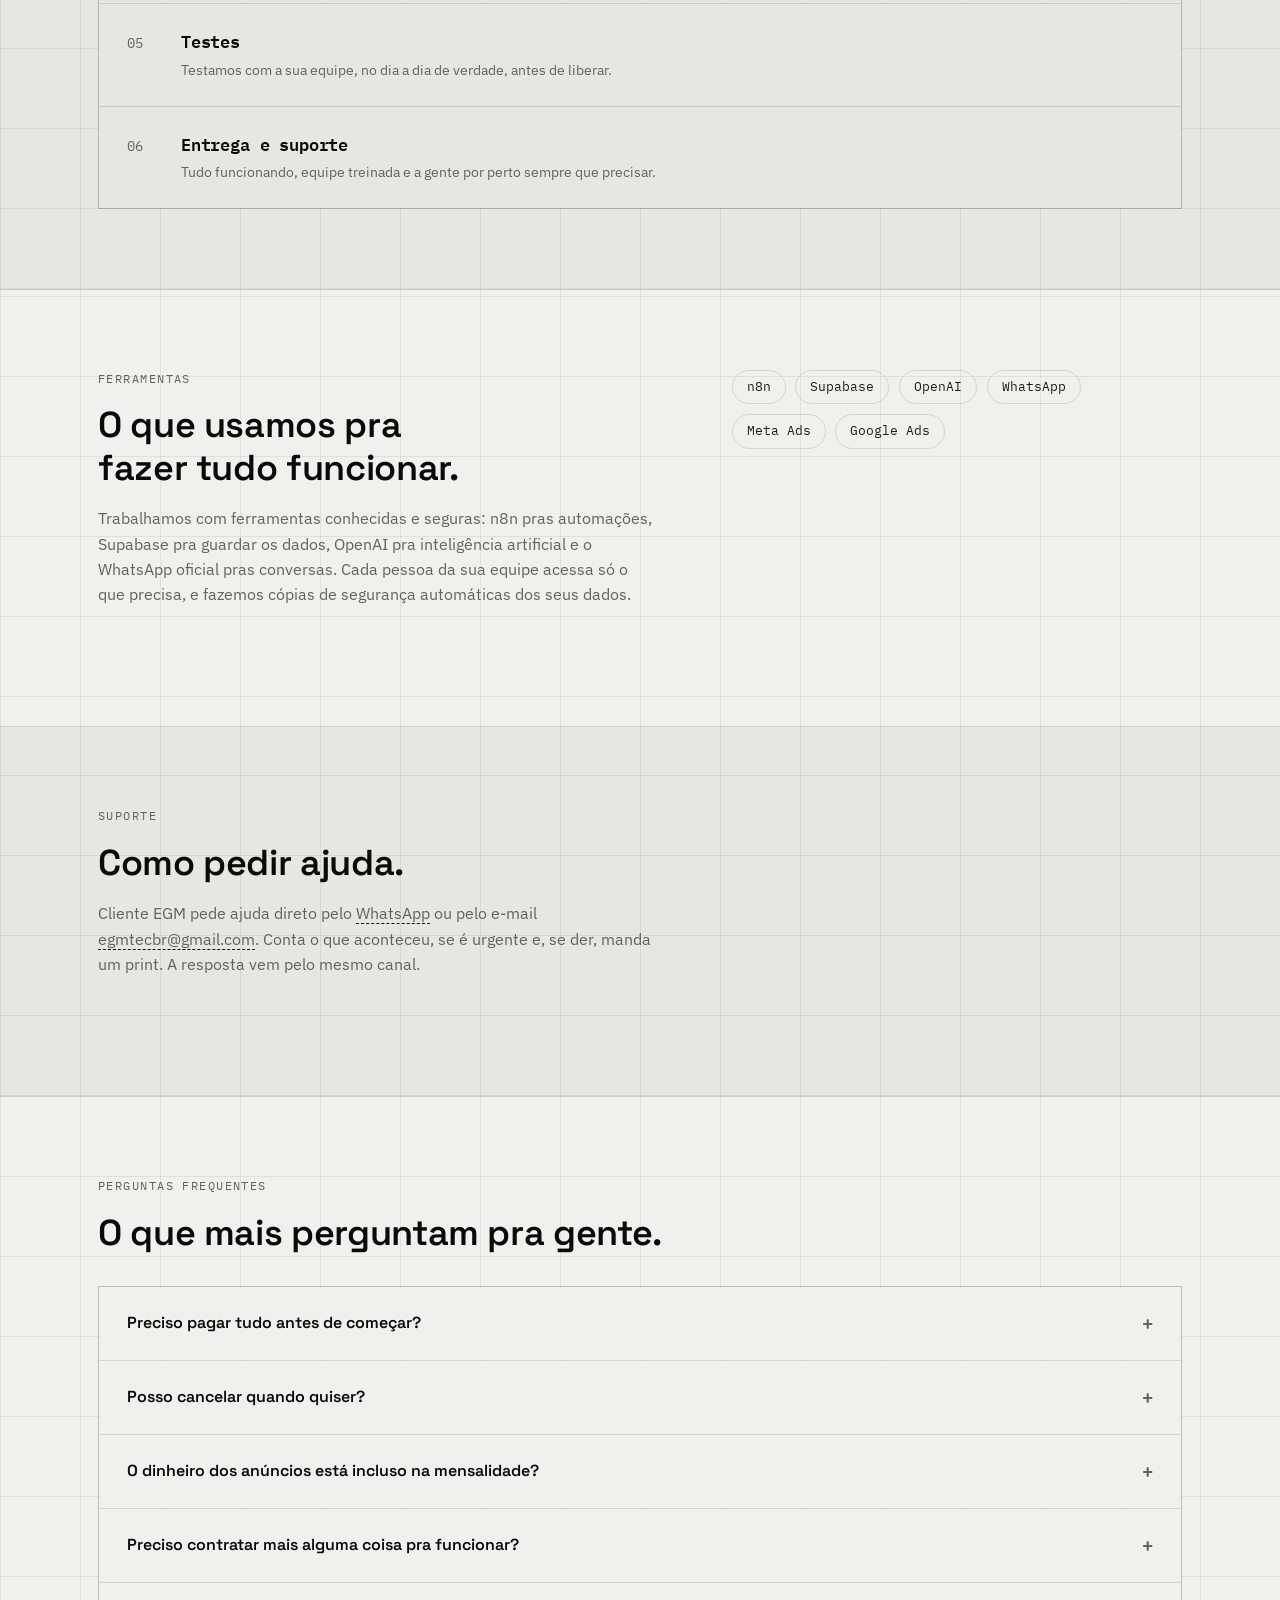
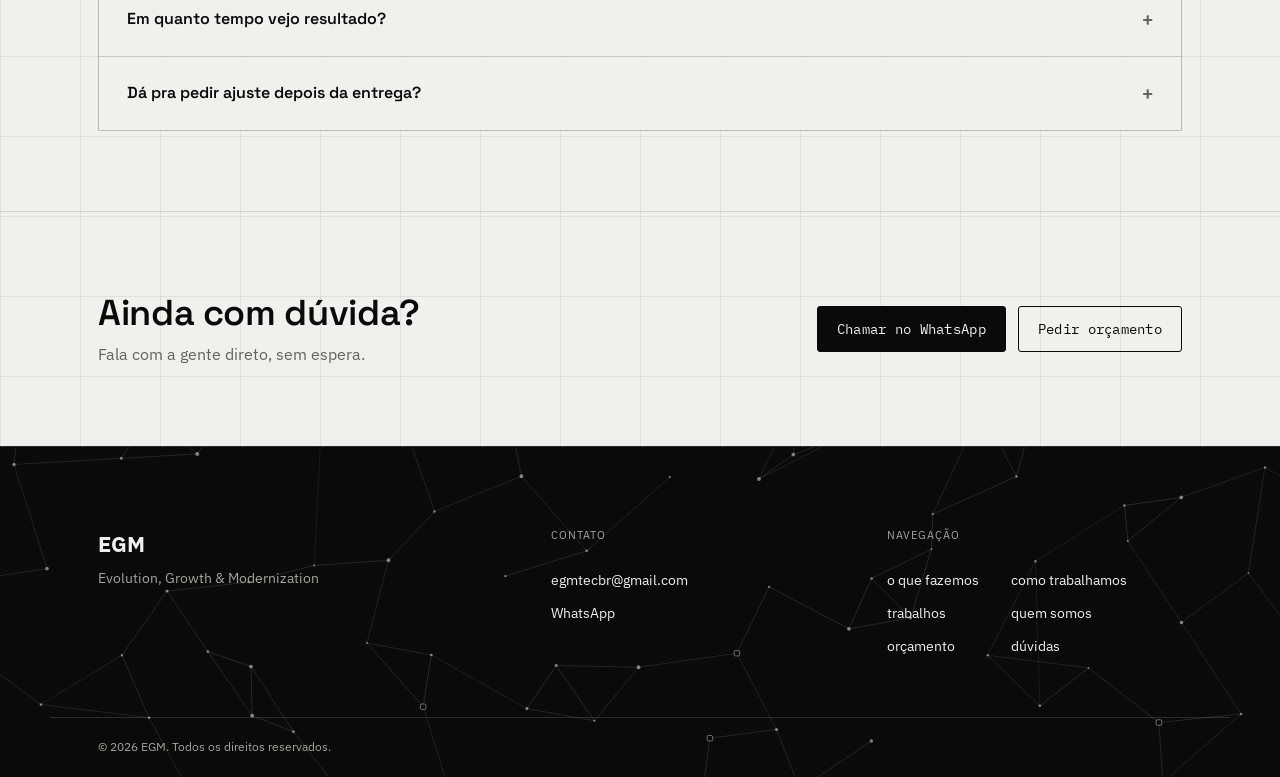
<file: documentacao.html>
<!DOCTYPE html>
<html lang="pt-BR">
<head>
<meta charset="UTF-8">
<title>Dúvidas | EGM</title>
<meta name="robots" content="noindex">
<link rel="icon" type="image/png" href="assets/logo-icone.png">
<script>location.replace('duvidas/' + location.hash);</script>
<meta http-equiv="refresh" content="0; url=duvidas/">
</head>
<body>
<p><a href="duvidas/">Continuar para dúvidas</a></p>
</body>
</html>
</file>
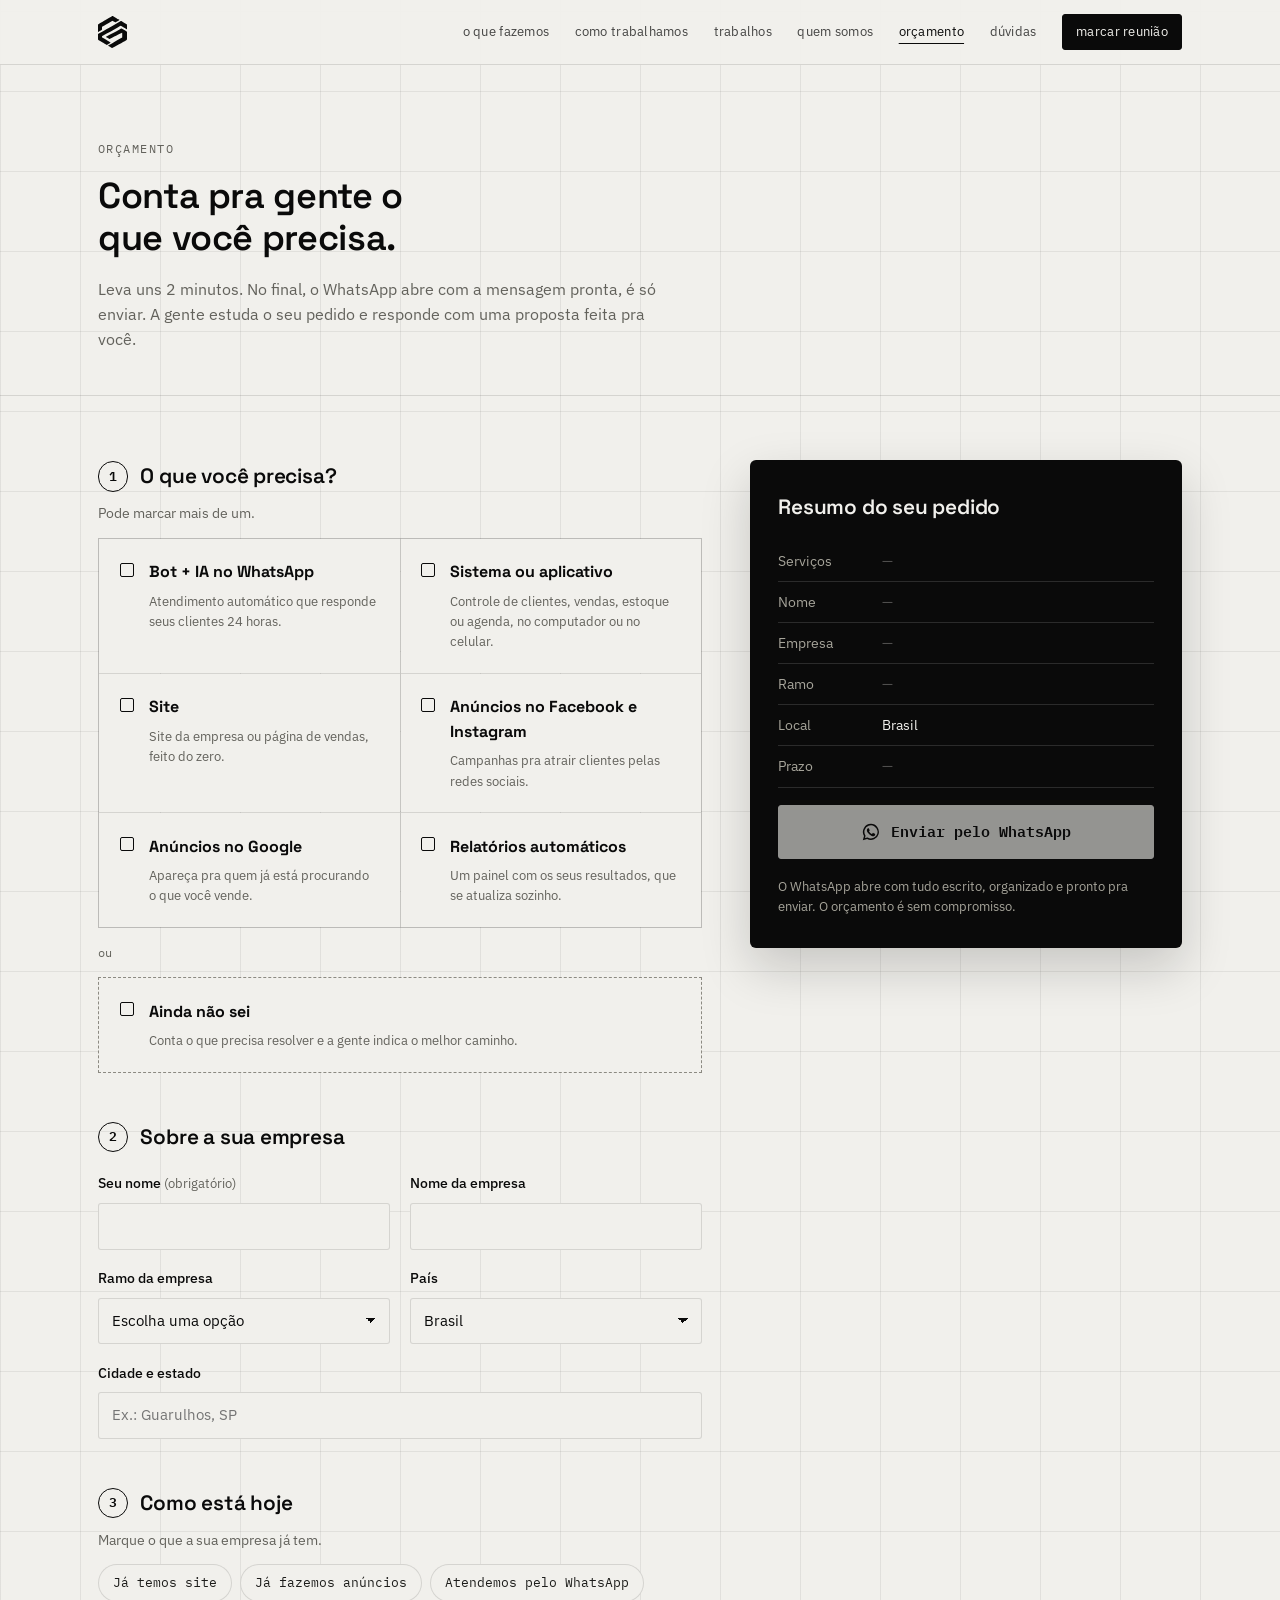
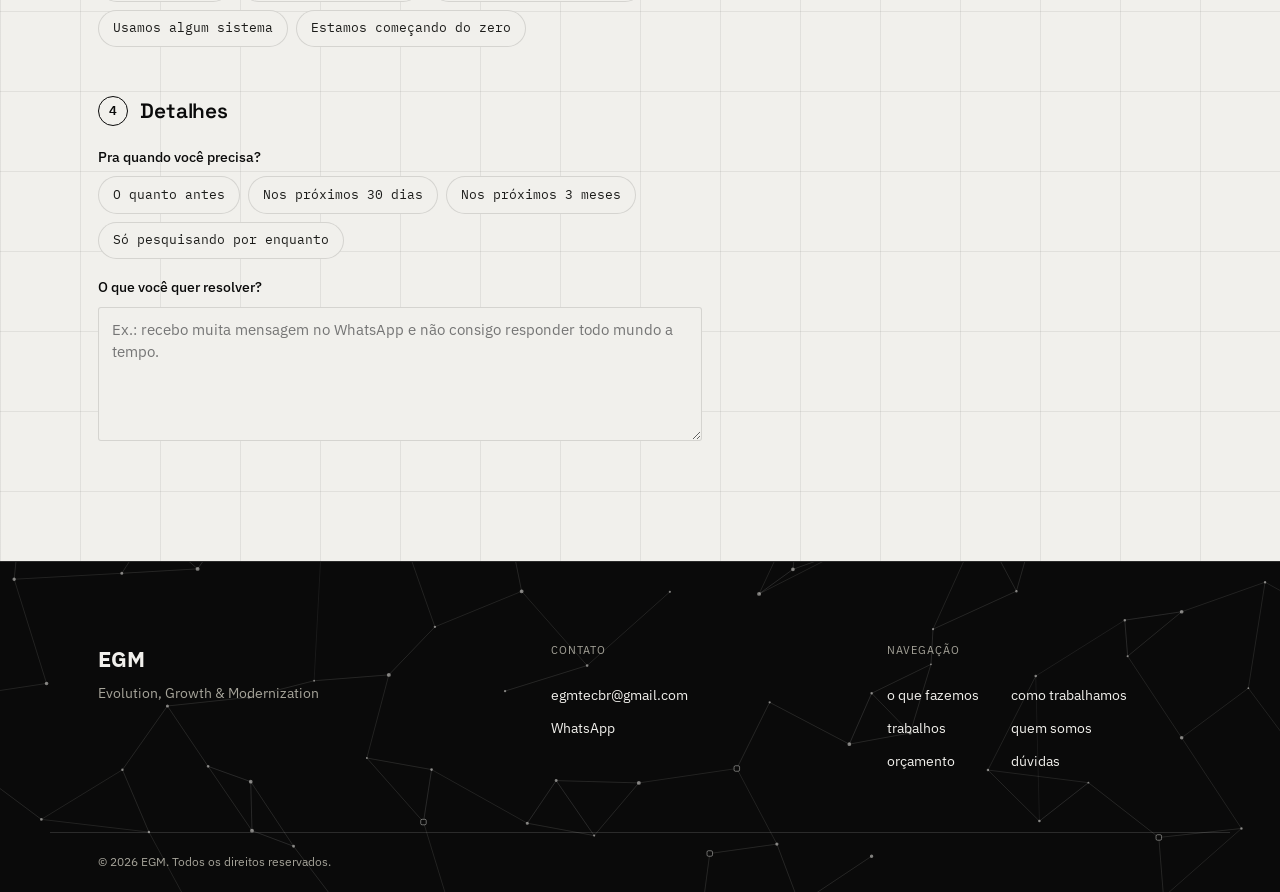
<file: orcamento.html>
<!DOCTYPE html>
<html lang="pt-BR">
<head>
<meta charset="UTF-8">
<title>Orçamento | EGM</title>
<meta name="robots" content="noindex">
<link rel="icon" type="image/png" href="assets/logo-icone.png">
<script>location.replace('orcamento/' + location.search);</script>
<meta http-equiv="refresh" content="0; url=orcamento/">
</head>
<body>
<p><a href="orcamento/">Continuar para orçamento</a></p>
</body>
</html>
</file>
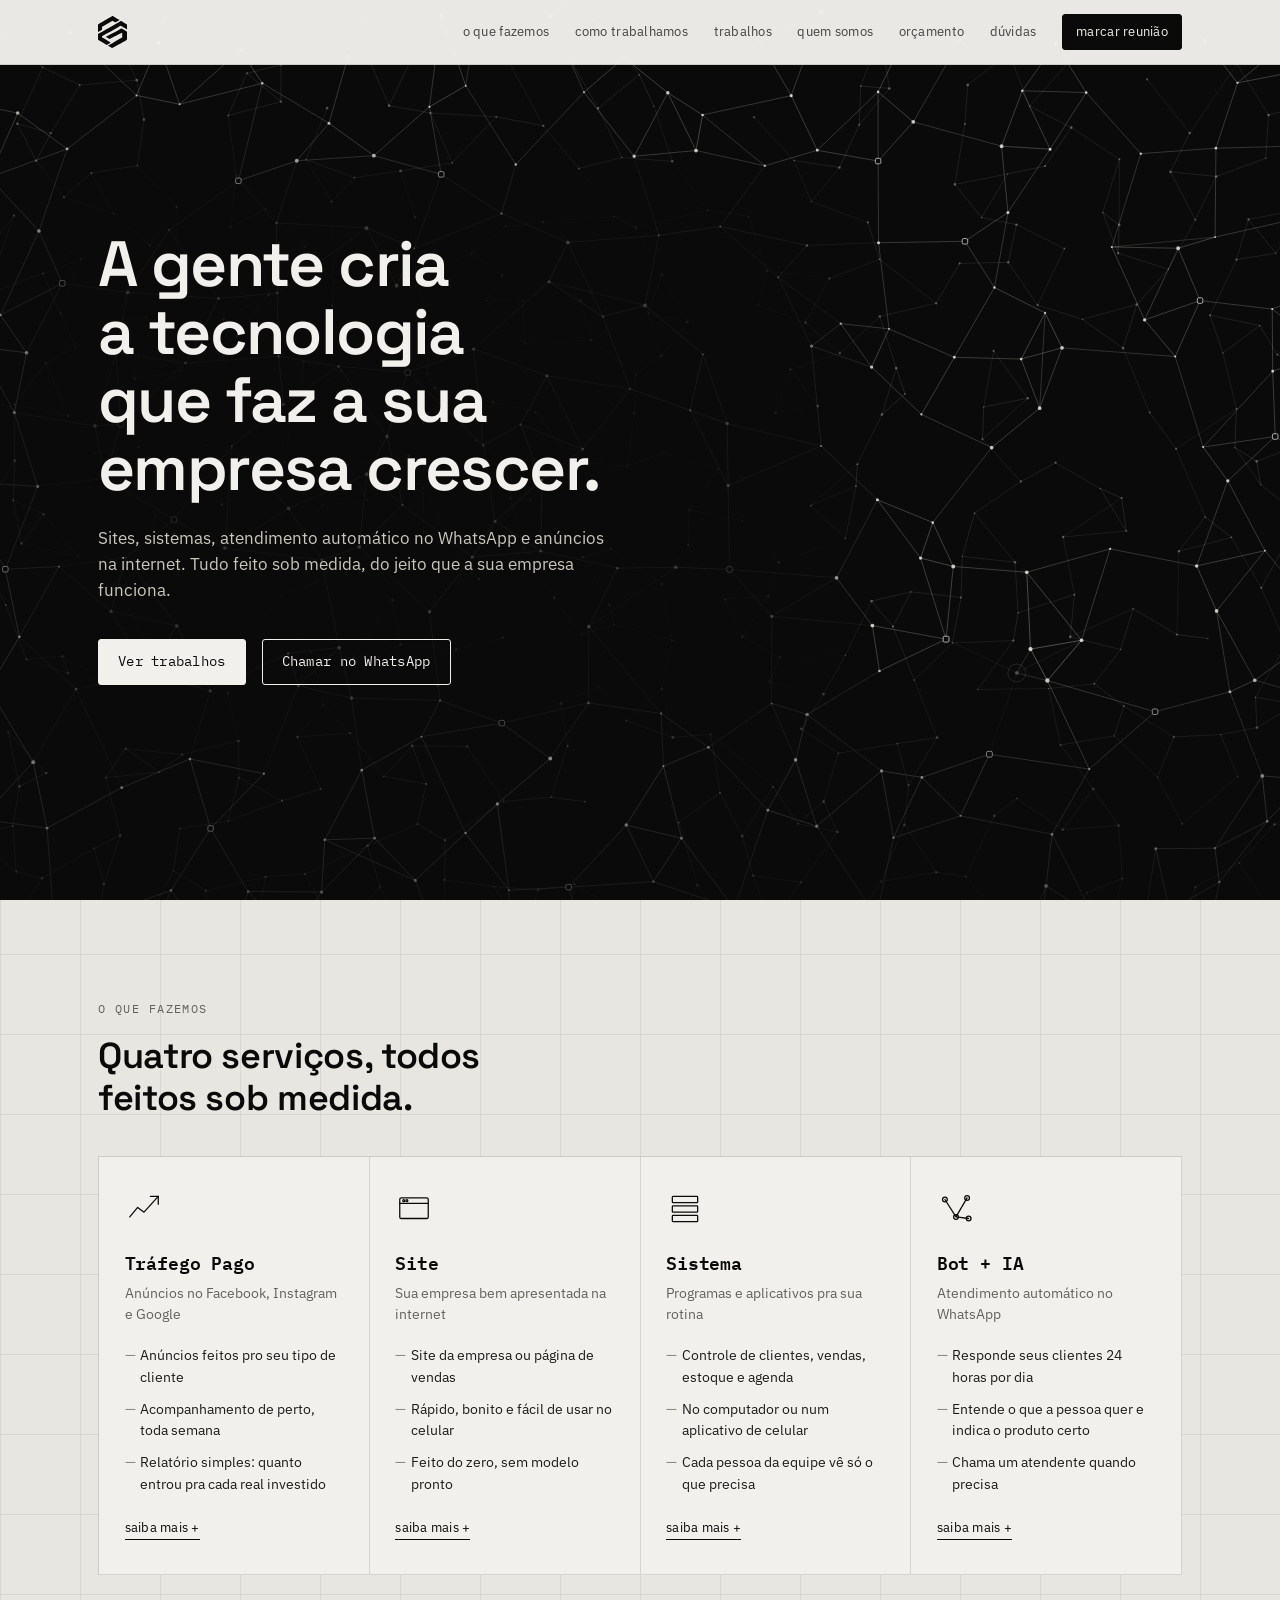
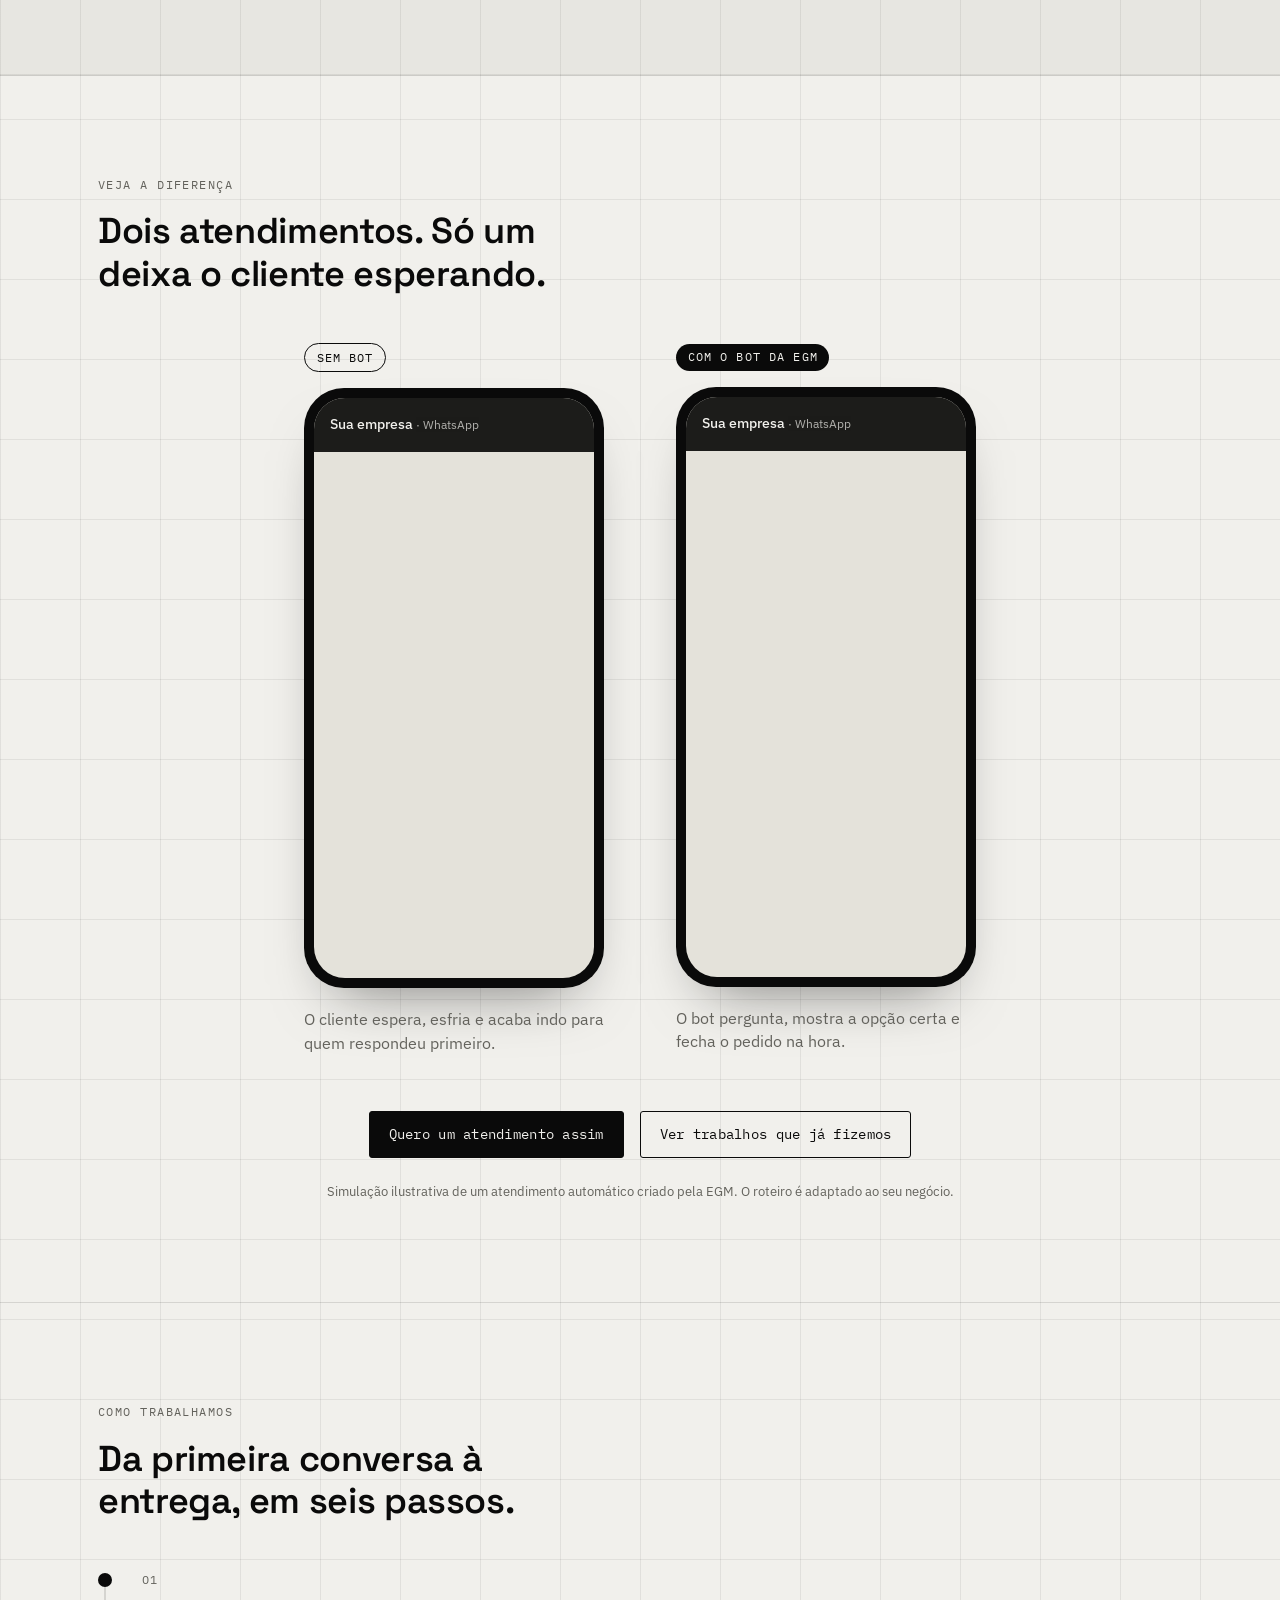
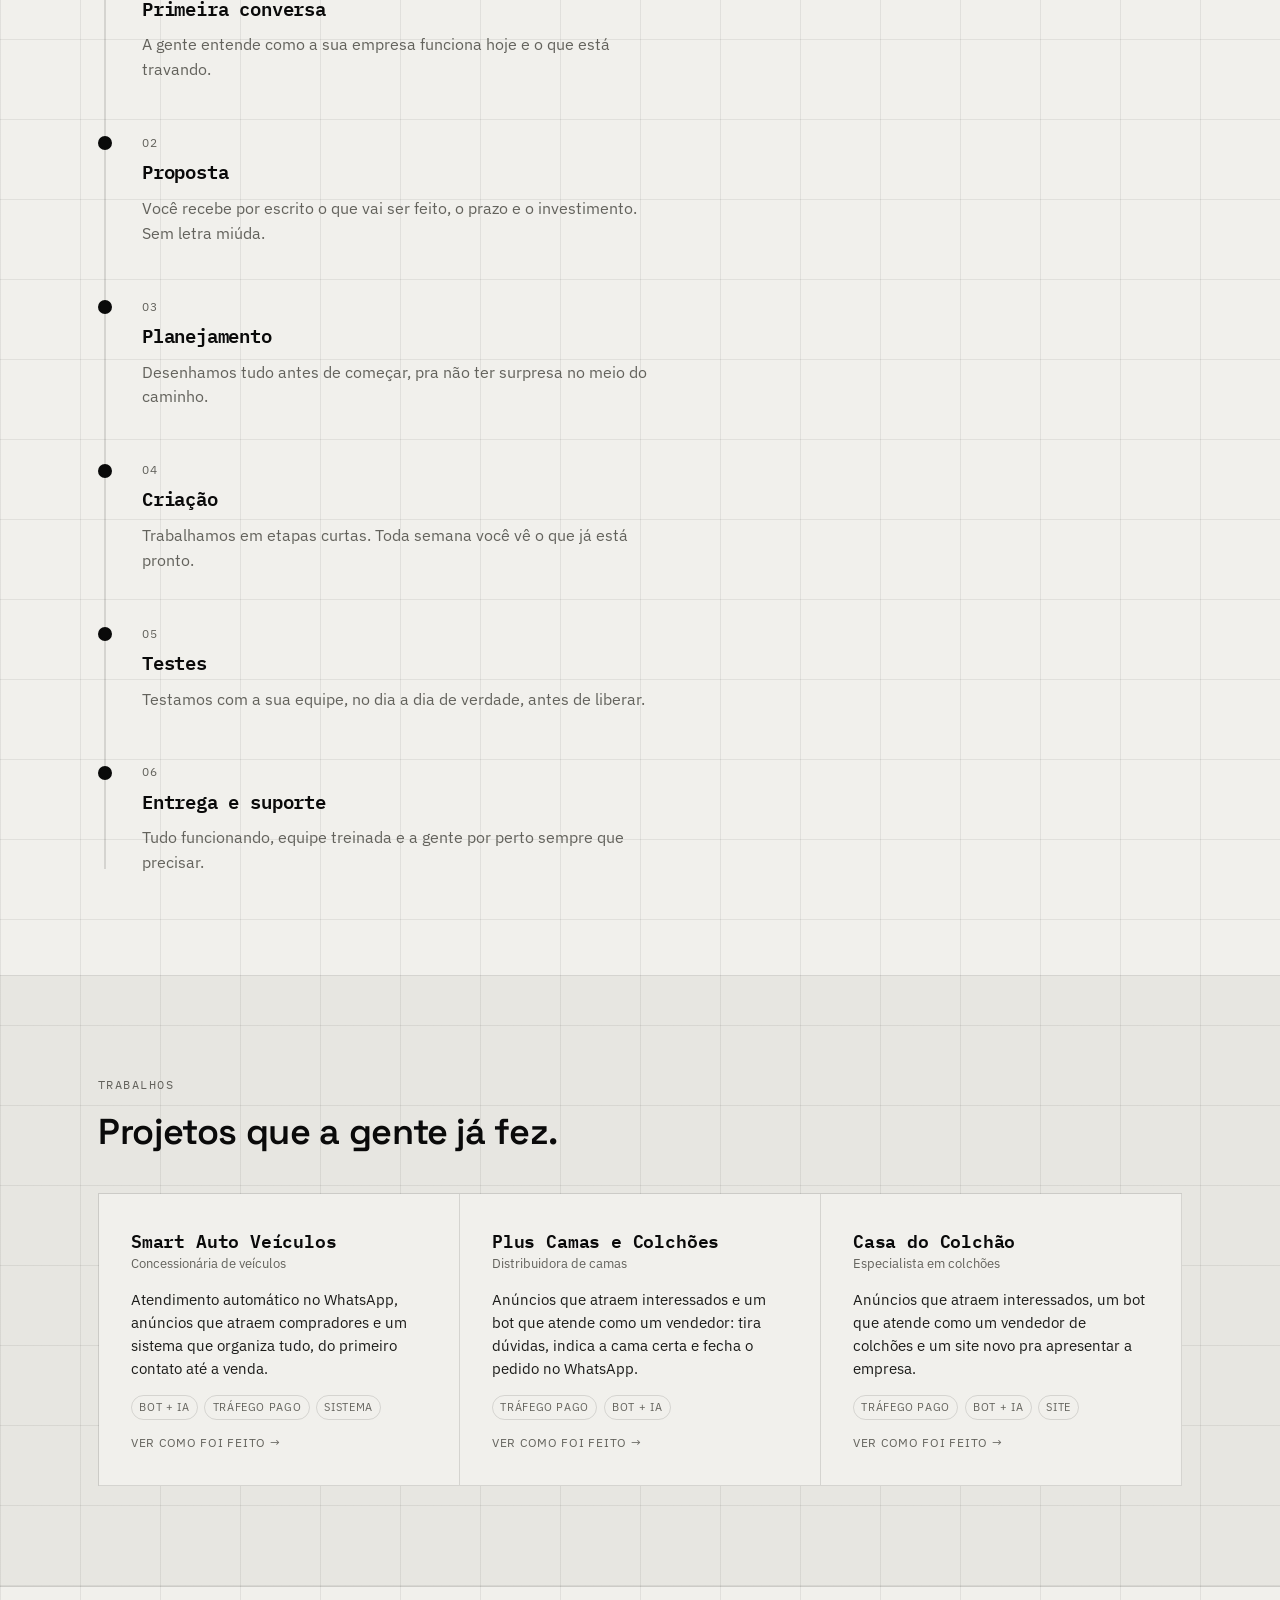
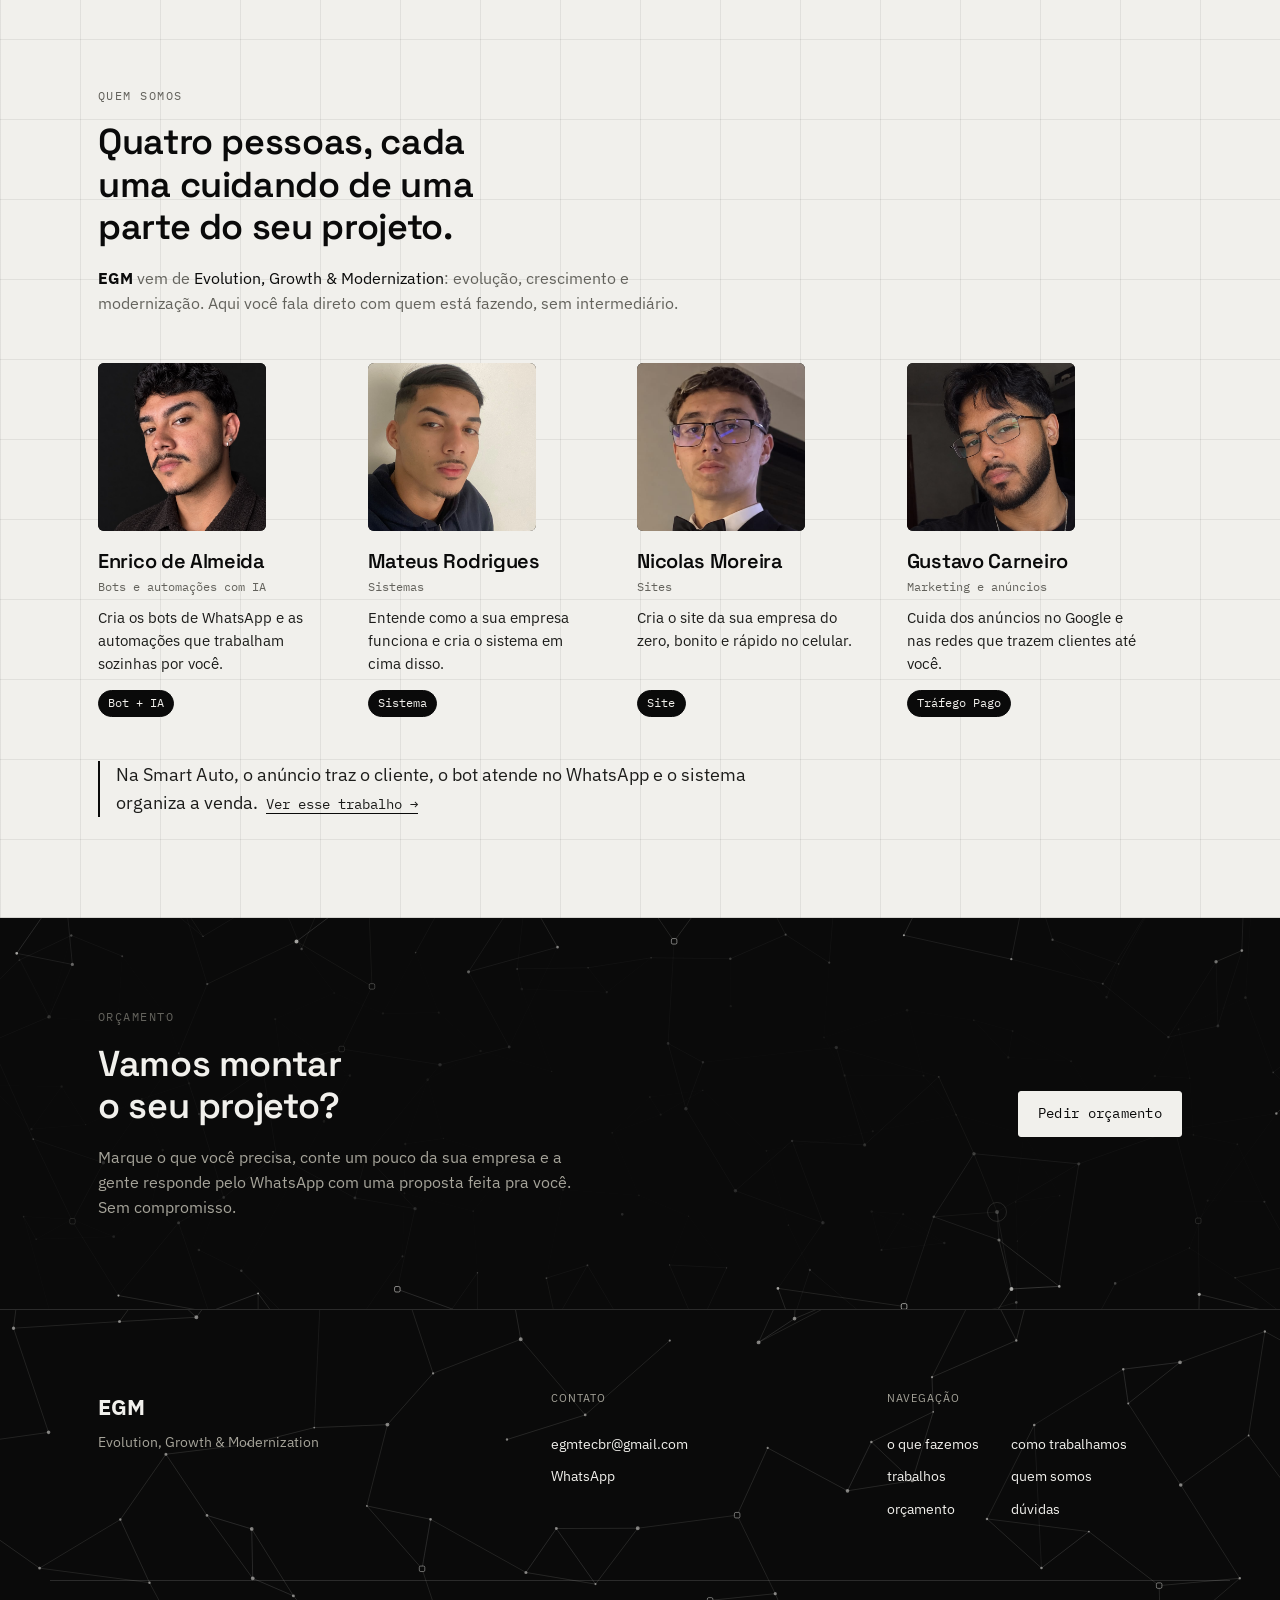
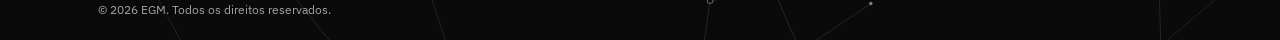
<file: trabalho.html>
<!DOCTYPE html>
<html lang="pt-BR">
<head>
<meta charset="UTF-8">
<title>Trabalhos | EGM</title>
<meta name="robots" content="noindex">
<link rel="icon" type="image/png" href="assets/logo-icone.png">
<script>location.replace((function(){var id=new URLSearchParams(location.search).get('id');var ok=["smart-auto", "plus-camas", "casa-do-colchao"];return ok.indexOf(id)>-1?'trabalhos/'+id+'/':'./#trabalhos';})());</script>
<meta http-equiv="refresh" content="0; url=./#trabalhos">
</head>
<body>
<p><a href="./#trabalhos">Continuar para trabalhos</a></p>
</body>
</html>
</file>
<file: css/style.css>
/* ============================================================
   EGM — design tokens
   Light "blueprint paper" canvas with dark terminal insets.
   Palette stays black / white / gray — red is the only functional
   accent, reserved strictly for error/urgent states.
   ============================================================ */
:root{
  --paper: #F1F0EC;
  --paper-dim: #E7E6E1;
  --ink: #0A0A0A;
  --ink-soft: #1C1C1A;
  --line: rgba(10,10,10,0.12);
  --line-soft: rgba(10,10,10,0.07);
  --gray-600: #63625C;
  --gray-400: #8C8A82;

  --dark-bg: #0A0A0A;
  --dark-bg-soft: #141412;
  --dark-line: rgba(241,240,236,0.14);
  --dark-line-soft: rgba(241,240,236,0.08);
  --dark-text: #F1F0EC;
  --dark-text-dim: #A6A49A;

  --danger: #E24F4F;

  --font-mono: 'IBM Plex Mono', ui-monospace, SFMono-Regular, Menlo, monospace;
  --font-sans: 'IBM Plex Sans', -apple-system, BlinkMacSystemFont, sans-serif;
  --font-display: 'Space Grotesk', 'IBM Plex Mono', sans-serif;

  --max: 1180px;
  --gutter: clamp(1.25rem, 4vw, 3rem);
  --radius: 3px;
  --ease: cubic-bezier(.16,.84,.44,1);
}

*,*::before,*::after{ box-sizing:border-box; }
/* o menu é fixo no topo: toda rolagem até uma seção desconta a altura dele */
html{ scroll-behavior:smooth; scroll-padding-top:var(--nav-h, 65px); }
@media (prefers-reduced-motion: reduce){
  html{ scroll-behavior:auto; }
  *,*::before,*::after{ animation-duration:0.001ms !important; animation-iteration-count:1 !important; transition-duration:0.001ms !important; scroll-behavior:auto !important; }
}

body{
  margin:0;
  background:
    repeating-linear-gradient(90deg, var(--line-soft) 0 1px, transparent 1px 80px),
    repeating-linear-gradient(0deg, var(--line-soft) 0 1px, transparent 1px 80px),
    var(--paper);
  color:var(--ink);
  font-family:var(--font-sans);
  font-size:16px;
  line-height:1.55;
  -webkit-font-smoothing:antialiased;
}

h1,h2,h3,.eyebrow,.nav__logo,button,input,select,textarea,label,.console,.terminal-box{
  font-family:var(--font-mono);
}

h1,h2,h3{ margin:0; font-weight:600; letter-spacing:-0.01em; }
.hero__title,.section-title,.manifesto__statement,.modal__body h3{ font-family:var(--font-display); font-weight:600; }
p{ margin:0; }
ul{ margin:0; padding:0; list-style:none; }
a{ color:inherit; text-decoration:none; }
img,svg{ display:block; max-width:100%; }
button{ font:inherit; cursor:pointer; background:none; border:none; color:inherit; }
input,select,textarea{ font:inherit; color:inherit; }

.skip-link{
  position:absolute; left:-999px; top:0; background:var(--ink); color:var(--paper);
  padding:.6em 1em; z-index:1000;
}
.skip-link:focus{ left:1em; top:1em; }

:focus-visible{ outline:2px solid var(--ink); outline-offset:3px; }
.dark-context :focus-visible{ outline-color:var(--paper); }

.section-inner{ max-width:var(--max); margin:0 auto; padding:0 var(--gutter); }
.section-tint{
  background:
    repeating-linear-gradient(90deg, var(--line-soft) 0 1px, transparent 1px 80px),
    repeating-linear-gradient(0deg, var(--line-soft) 0 1px, transparent 1px 80px),
    var(--paper-dim);
}
.eyebrow{
  font-size:.75rem; letter-spacing:.12em; text-transform:uppercase;
  color:var(--gray-600); margin:0 0 1rem;
}
.dark-context .eyebrow{ color:var(--dark-text-dim); }
.section-title{ font-size:clamp(1.55rem,3vw,2.25rem); line-height:1.18; margin-bottom:1rem; max-width:26ch; text-wrap:balance; }
.section-lead{ color:var(--gray-600); max-width:56ch; margin-bottom:2.5rem; font-size:1.02rem; }

.btn{
  display:inline-flex; align-items:center; gap:.5em;
  font-family:var(--font-mono); font-size:.85rem; letter-spacing:.02em;
  padding:.85em 1.4em; border:1px solid var(--ink); border-radius:var(--radius);
  transition:background .18s var(--ease), color .18s var(--ease), border-color .18s var(--ease), transform .18s var(--ease);
}
.btn--primary{ background:var(--ink); color:var(--paper); }
.btn--primary:hover{ background:transparent; color:var(--ink); transform:translateY(-1px); }
.btn--ghost{ background:transparent; color:var(--ink); }
.btn--ghost:hover{ background:var(--ink); color:var(--paper); }
.dark-context .btn,
.hero .btn,
.terminal-box .btn,
.console .btn,
.console__output .btn{ border-color:var(--dark-text); }
.hero .btn--primary,
.terminal-box .btn--primary,
.console .btn--primary,
.console__output .btn--primary{ background:var(--paper); color:var(--ink); }
.hero .btn--primary:hover,
.terminal-box .btn--primary:hover,
.console .btn--primary:hover,
.console__output .btn--primary:hover{ background:transparent; color:var(--paper); }
.hero .btn--ghost,
.terminal-box .btn--ghost,
.console__output .btn--ghost{ color:var(--paper); }
.hero .btn--ghost:hover,
.terminal-box .btn--ghost:hover,
.console__output .btn--ghost:hover{ background:var(--paper); color:var(--ink); }

/* ============================================================
   NAV
   ============================================================ */
.nav{
  position:fixed; top:0; left:0; right:0; z-index:500;
  background:rgba(241,240,236,0.97);
  border-bottom:1px solid var(--line); transition:box-shadow .25s;
}
.nav.is-scrolled{ box-shadow:0 10px 28px -18px rgba(10,10,10,.35); }
.nav__inner{
  max-width:var(--max); margin:0 auto; padding:0 var(--gutter);
  height:64px; display:flex; align-items:center; justify-content:space-between;
}
.nav__logo{ display:inline-flex; align-items:center; padding:.5rem 0; }
.nav__logo img{ display:block; height:32px; width:auto; transition:transform .25s ease, opacity .2s; }
.nav__logo:hover img{ transform:scale(1.06); opacity:.8; }
.nav__links{ display:flex; align-items:center; gap:1.6rem; font-size:.82rem; letter-spacing:.02em; }
.nav__links a{ opacity:.75; transition:opacity .15s; white-space:nowrap; }
.nav__links a:hover{ opacity:1; }
.nav__links a[aria-current]:not(.nav__cta){ opacity:1; text-decoration:underline; text-decoration-thickness:1px; text-underline-offset:7px; }
.nav__cta{ border:1px solid var(--ink); padding:.5em 1em; border-radius:var(--radius); opacity:1 !important; }
.nav__cta--primary{ background:var(--ink); color:var(--paper); }
.nav__cta--primary:hover{ background:var(--ink-soft); }
.nav__toggle{ display:none; flex-direction:column; gap:5px; width:22px; }
.nav__toggle span{ height:2px; background:var(--ink); display:block; }

@media (max-width:1080px){
  .nav__toggle{ display:flex; }
  .nav__links{
    position:fixed; top:64px; left:0; right:0; background:var(--paper);
    flex-direction:column; align-items:flex-start; gap:0; border-bottom:1px solid var(--line);
    max-height:0; overflow:hidden; transition:max-height .25s var(--ease);
  }
  .nav__links.is-open{ max-height:calc(100svh - 64px); overflow-y:auto; }
  .nav__links a{ width:100%; padding:1em var(--gutter); border-top:1px solid var(--line-soft); opacity:1; }
  .nav__cta{ border:none; }
  .nav__cta--primary{ margin:.75rem var(--gutter) 1rem; width:auto !important; border-radius:var(--radius); padding:.9em 1.2em !important; }
}

/* ============================================================
   HERO
   O fundo é o node graph (js/nodegraph.js). A rede fica mais
   apagada atrás de .hero__content e um véu escuro suave garante
   contraste do texto em qualquer tela.
   ============================================================ */
.hero{
  position:relative; overflow:hidden; background:var(--dark-bg); color:var(--dark-text);
  min-height:100svh; display:flex; flex-direction:column; justify-content:center;
  padding:128px 0 112px; isolation:isolate;
}
.nodegraph-canvas{ position:absolute; inset:0; width:100%; height:100%; z-index:0; }
/* arrastando o fundo (js/nodegraph.js): não deixa o texto da seção ser selecionado sem querer */
.is-dragging{ -webkit-user-select:none; user-select:none; }
.hero::after{
  content:''; position:absolute; inset:0; z-index:0; pointer-events:none;
  background:
    radial-gradient(120% 90% at 0% 50%, rgba(10,10,10,.55) 0%, rgba(10,10,10,0) 55%),
    linear-gradient(to bottom, rgba(10,10,10,0) 70%, rgba(10,10,10,.65) 100%);
}
.hero__inner{ position:relative; z-index:1; width:100%; max-width:var(--max); margin:0 auto; padding:0 var(--gutter); }
.hero__content{ max-width:680px; }
.hero__eyebrow{ color:var(--dark-text-dim); }
.hero__title{
  font-size:clamp(2.2rem,5.5vw,4rem); line-height:1.06; letter-spacing:-0.025em;
  margin-bottom:1.4rem; max-width:15ch; text-wrap:balance;
}
.hero__sub{ color:#C9C7BD; font-size:1.05rem; max-width:52ch; margin-bottom:2.25rem; }
.hero__actions{ display:flex; gap:1rem; flex-wrap:wrap; }


@media (max-width:640px){
  .hero{ padding:104px 0 56px; justify-content:flex-end; min-height:92svh; }
  .hero::after{
    background:linear-gradient(to bottom,
      rgba(10,10,10,0) 0%, rgba(10,10,10,.25) 30%,
      rgba(10,10,10,.6) 55%, rgba(10,10,10,.6) 85%, rgba(10,10,10,.8) 100%);
  }
  .hero__eyebrow{ font-size:.68rem; letter-spacing:.1em; }
  .hero__title{ font-size:clamp(2.2rem,10vw,2.7rem); }
  .hero__sub{ font-size:1rem; }
  .hero__actions{ flex-direction:column; gap:.75rem; }
  .hero__actions .btn{ width:100%; justify-content:center; padding:1em 1.4em; }
}

/* ============================================================
   QUEM SOMOS — equipe: 4 lado a lado no computador, 2x2 no tablet e no celular
   ============================================================ */
.about{ padding:100px 0; border-bottom:1px solid var(--line); }
.about__intro{ max-width:720px; margin-bottom:3rem; }
.about__lead{ color:var(--gray-600); font-size:1.02rem; max-width:60ch; }
.about__lead strong{ color:var(--ink); }
.about__lead em{ font-style:normal; color:var(--ink); }

.team{ display:grid; grid-template-columns:repeat(4,1fr); gap:clamp(1.25rem,3vw,2.5rem); max-width:1040px; }
.member{ display:flex; flex-direction:column; min-width:0; }

/* Foto: assets/{enrico|mateus|nicolas|gustavo}.png, colorida e pequena. */
.member__photo{
  position:relative; aspect-ratio:1/1; width:100%; max-width:168px; overflow:hidden; border-radius:6px;
  background:
    repeating-linear-gradient(90deg, var(--dark-line-soft) 0 1px, transparent 1px 28px),
    repeating-linear-gradient(0deg, var(--dark-line-soft) 0 1px, transparent 1px 28px),
    var(--dark-bg-soft);
  margin-bottom:1.1rem;
}
.member__photo::before{
  content:attr(data-initials); position:absolute; inset:0;
  display:flex; align-items:center; justify-content:center;
  font-family:var(--font-display); font-weight:600; font-size:clamp(1.4rem,5vw,2.6rem);
  letter-spacing:-0.03em; color:rgba(241,240,236,.18);
}
.member__photo img{
  position:absolute; inset:0; width:100%; height:100%; object-fit:cover; object-position:50% 30%;
  opacity:0; transition:opacity .5s var(--ease);
}
.member__photo.is-loaded img{ opacity:1; }

.member__name{ font-family:var(--font-display); font-size:1.25rem; letter-spacing:-0.015em; line-height:1.2; margin-bottom:.25rem; }
.member__role{ font-family:var(--font-mono); font-size:.78rem; color:var(--gray-600); margin-bottom:.7rem; }
.member__bio{ font-size:.92rem; color:var(--ink-soft); margin-bottom:.9rem; }
.member__fronts{ display:flex; flex-wrap:wrap; gap:.35rem; margin-top:auto; }
.member__front{
  font-family:var(--font-mono); font-size:.72rem; padding:.3em .8em; border-radius:100px;
  background:var(--ink); color:var(--paper); border:1px solid var(--ink); white-space:nowrap;
  transition:background .18s var(--ease), color .18s var(--ease);
}
.member__front:hover{ background:transparent; color:var(--ink); }

.team__together{
  margin-top:2.75rem; max-width:62ch; font-size:1.1rem; line-height:1.6; color:var(--ink-soft);
  border-left:2px solid var(--ink); padding-left:1rem;
}
.team__together-link{ font-family:var(--font-mono); font-size:.88rem; border-bottom:1px solid var(--ink); margin-left:.3em; white-space:nowrap; }
.team__together-link::after{ content:' →'; }
.team__together-link:hover{ border-bottom-style:dashed; }

/* tablet e celular: 2x2, com bastante espaço pra ler o texto de cada pessoa */
@media (max-width:860px){
  .team{ grid-template-columns:repeat(2,1fr); gap:2rem clamp(1rem,4vw,2rem); max-width:640px; }
}
@media (max-width:640px){
  .about{ padding:64px 0; }
  .about__intro{ margin-bottom:1.75rem; }
  .about__lead{ font-size:.95rem; }
  .member__photo{ max-width:none; margin-bottom:.75rem; }
  .member__name{ font-size:1rem; }
  .member__role{ font-size:.72rem; line-height:1.35; margin-bottom:.5rem; }
  .member__bio{ font-size:.82rem; line-height:1.45; margin-bottom:.7rem; color:var(--gray-600); }
  .member__front{ font-size:.66rem; padding:.28em .7em; }
  .team__together{ margin-top:2rem; font-size:1rem; }
}

/* ============================================================
   SERVIÇOS — 4 lado a lado no desktop, 2x2 no tablet e no celular
   ============================================================ */
.services{ padding:100px 0; border-bottom:1px solid var(--line); }
.services .section-title{ margin-bottom:2.25rem; }
.services__grid{
  display:grid; grid-template-columns:repeat(4,1fr); gap:0;
  border-top:1px solid var(--line); border-left:1px solid var(--line);
}
.service-card{
  padding:2.1rem 1.6rem; border-right:1px solid var(--line); border-bottom:1px solid var(--line);
  transition:background .2s var(--ease); display:flex; flex-direction:column; background:var(--paper);
}
.service-card:hover{ background:var(--paper-dim); }
.service-card__icon{ width:38px; height:38px; margin-bottom:1.3rem; color:var(--ink); }
.service-card__icon svg{ width:100%; height:100%; fill:none; stroke:currentColor; stroke-width:1.6; stroke-linecap:round; stroke-linejoin:round; }
.service-card h3{ font-size:1.1rem; margin-bottom:.4rem; }
.service-card__tag{ color:var(--gray-600); font-size:.88rem; margin-bottom:1.2rem; font-family:var(--font-sans); }
.service-card ul{ display:flex; flex-direction:column; gap:.6rem; margin-bottom:1.4rem; }
.service-card li{
  font-family:var(--font-sans); font-size:.88rem; color:var(--ink-soft);
  padding-left:1.1em; position:relative;
}
.service-card li::before{ content:'—'; position:absolute; left:0; color:var(--gray-400); }
.service-card__more{
  margin-top:auto; align-self:flex-start;
  font-size:.8rem; letter-spacing:.02em; color:var(--ink); border-bottom:1px solid var(--ink);
  padding:0 0 .1rem;
}
.service-card__more::after{ content:' +'; }
.service-card__more:hover{ border-bottom-style:dashed; }

@media (max-width:1000px){
  .services__grid{ grid-template-columns:repeat(2,1fr); }
}
/* celular: 2x2 compacto. Os detalhes ficam no "saiba mais" */
@media (max-width:640px){
  .services{ padding:64px 0; }
  .services .section-title{ margin-bottom:1.5rem; }
  .service-card{ padding:1.25rem 1rem 1.2rem; }
  .service-card__icon{ width:30px; height:30px; margin-bottom:.9rem; }
  .service-card h3{ font-size:.98rem; }
  .service-card__tag{ font-size:.82rem; line-height:1.4; margin-bottom:0; }
  .service-card ul{ display:none; }
  .service-card__tag{ margin-bottom:.9rem; }
  .service-card__more{ font-size:.76rem; }
}

/* ============================================================
   PROCESS / TIMELINE
   ============================================================ */
.process{ padding:100px 0; border-bottom:1px solid var(--line); }
.timeline{ position:relative; margin-top:3rem; padding-left:2.75rem; }
.timeline__rail{
  position:absolute; left:6px; top:6px; bottom:6px; width:2px; background:var(--line);
}
.timeline__rail-fill{
  width:100%; height:0%; background:var(--ink); transition:height .1s linear;
}
.timeline-step{
  position:relative; padding-bottom:3.25rem; opacity:0; transform:translateY(16px);
  transition:opacity .5s var(--ease), transform .5s var(--ease);
}
.timeline-step.is-visible{ opacity:1; transform:translateY(0); }
.timeline-step:last-child{ padding-bottom:0; }
.timeline-step__marker{
  position:absolute; left:-2.75rem; top:.15rem; width:14px; height:14px; border-radius:50%;
  background:var(--paper); border:2px solid var(--gray-400); transition:border-color .3s, background .3s;
}
.timeline-step.is-visible .timeline-step__marker{ border-color:var(--ink); background:var(--ink); }
.timeline-step__num{ font-size:.75rem; color:var(--gray-600); letter-spacing:.08em; margin-bottom:.35rem; display:block; }
.timeline-step h3{ font-size:1.2rem; margin-bottom:.5rem; }
.timeline-step p{ color:var(--gray-600); max-width:52ch; font-family:var(--font-sans); }
@media (max-width:640px){
  .process{ padding:64px 0; }
  .timeline{ margin-top:2rem; padding-left:2.1rem; }
  .timeline-step{ padding-bottom:1.9rem; }
  .timeline-step__marker{ left:-2.1rem; width:12px; height:12px; }
  .timeline__rail{ left:5px; }
  .timeline-step h3{ font-size:1.05rem; margin-bottom:.3rem; }
  .timeline-step p{ font-size:.92rem; }
}

/* ============================================================
   PORTFOLIO
   ============================================================ */
.portfolio{ padding:100px 0; border-bottom:1px solid var(--line); }
.portfolio .section-title{ margin-bottom:2.5rem; }
.portfolio__grid{ display:grid; grid-template-columns:repeat(auto-fit,minmax(300px,1fr)); border-top:1px solid var(--line); border-left:1px solid var(--line); }
.project-card{
  background:var(--paper); padding:2rem; text-align:left; display:flex; flex-direction:column; gap:.9rem;
  transition:background .2s var(--ease); min-height:220px;
  border-right:1px solid var(--line); border-bottom:1px solid var(--line);
}
.project-card:hover{ background:var(--paper-dim); }
.project-card__top{ display:flex; justify-content:space-between; align-items:flex-start; gap:1rem; }
.project-card h3{ font-size:1.15rem; }
.project-card__client{ font-size:.82rem; color:var(--gray-600); font-family:var(--font-sans); }
.project-card__summary{ font-family:var(--font-sans); font-size:.92rem; color:var(--ink-soft); flex:1; }
.project-card__tags{ display:flex; flex-wrap:wrap; gap:.4rem; }
.project-card__tags span{
  font-size:.66rem; letter-spacing:.06em; text-transform:uppercase; color:var(--gray-600);
  border:1px solid var(--line); border-radius:100px; padding:.3em .7em; white-space:nowrap;
}
.project-card__more{ font-size:.75rem; letter-spacing:.06em; color:var(--gray-600); text-transform:uppercase; }
.project-card.is-hidden{ display:none; }

/* com 2 colunas e um número ímpar de trabalhos, o último ocupa a linha toda (sem buraco) */
@media (min-width:641px) and (max-width:978px){
  .portfolio__grid .project-card:last-child:nth-child(odd){ grid-column:1 / -1; }
}

@media (max-width:640px){
  .portfolio{ padding:80px 0; }
  .portfolio__grid{ grid-template-columns:1fr; }
  .project-card{ padding:1.6rem 1.25rem; }
}

/* ============================================================
   CONSOLE — shared dark input/output component
   (usado na página de orçamento)
   ============================================================ */
.console{
  display:grid; grid-template-columns:1fr 1fr; border:1px solid var(--ink); border-radius:var(--radius); overflow:hidden;
}
.console__panel{ padding:2.25rem; }
.console__inputs{ background:var(--paper); border-right:1px solid var(--ink); display:flex; flex-direction:column; gap:1.4rem; }
.console__output{ background:var(--dark-bg); color:var(--dark-text); }
.console__prompt{ color:var(--dark-text-dim); font-size:.85rem; margin-bottom:1.5rem; }
.console__row{
  display:flex; justify-content:space-between; align-items:baseline; gap:1rem;
  padding:.7em 0; border-bottom:1px dashed var(--dark-line);
  font-size:.82rem;
}
.console__row span{ color:var(--dark-text-dim); }
.console__row strong{ font-size:.95rem; }
.console__cta{ margin-top:1.75rem; width:100%; justify-content:center; }

.field{ display:flex; flex-direction:column; gap:.5rem; }
.field label{ font-size:.72rem; letter-spacing:.06em; text-transform:uppercase; color:var(--gray-600); }
.dark-context .field label, .terminal-box .field label{ color:var(--dark-text-dim); }
.field input, .field select, .field textarea{
  background:transparent; border:1px solid var(--line); border-radius:var(--radius);
  padding:.75em .9em; font-size:.92rem;
}
.terminal-box .field input, .terminal-box .field select, .terminal-box .field textarea{
  border-color:var(--dark-line); color:var(--dark-text);
}
.field input:focus, .field select:focus, .field textarea:focus{ border-color:var(--ink); }
.terminal-box .field input:focus, .terminal-box .field select:focus, .terminal-box .field textarea:focus{ border-color:var(--dark-text); }

@media (max-width:760px){
  .console{ grid-template-columns:1fr; }
  .console__inputs{ border-right:none; border-bottom:1px solid var(--ink); }
}

/* ============================================================
   TERMINAL BOX (cabeçalho de janela usado no modal e na equipe)
   ============================================================ */
.terminal-box{
  background:var(--dark-bg); color:var(--dark-text); border-radius:var(--radius); overflow:hidden;
  border:1px solid var(--dark-line);
}
.terminal-box__head{
  display:flex; align-items:center; gap:.5rem; padding:.85rem 1.1rem; border-bottom:1px solid var(--dark-line);
}
.terminal-dot{ width:9px; height:9px; border-radius:50%; background:var(--dark-line); flex-shrink:0; }
.terminal-box__title{ margin-left:.5rem; font-size:.72rem; color:var(--dark-text-dim); letter-spacing:.05em; font-family:var(--font-mono); }
.form-msg{ font-size:.82rem; min-height:1.2em; }
.form-msg.is-error{ color:var(--danger); }
.form-msg.is-success{ color:var(--dark-text); font-weight:600; }

/* ============================================================
   FOOTER
   ============================================================ */
.footer{ position:relative; background:var(--dark-bg); color:var(--dark-text); overflow:hidden; padding:80px 0 0; border-top:1px solid var(--dark-line); }
.footer__grid{ position:relative; z-index:1; display:grid; grid-template-columns:1.4fr 1fr 1fr; gap:2.5rem; padding-bottom:60px; }
.footer__col:last-child{ display:grid; grid-template-columns:repeat(2,max-content); column-gap:2rem; row-gap:.65rem; align-content:start; }
.footer__col:last-child .footer__label{ grid-column:1 / -1; }
.footer__logo{ font-size:1.4rem; font-weight:700; }
.footer__meaning{ color:var(--dark-text-dim); font-size:.85rem; margin-top:.4rem; }
.footer__label{ font-size:.7rem; letter-spacing:.08em; text-transform:uppercase; color:var(--dark-text-dim); margin-bottom:.9rem; }
.footer__col{ display:flex; flex-direction:column; gap:.65rem; font-size:.9rem; }
.footer__col a:hover{ color:var(--dark-text-dim); text-decoration:underline; }
.footer__bottom{
  position:relative; z-index:1; border-top:1px solid var(--dark-line); padding:1.25rem var(--gutter);
  font-size:.75rem; color:var(--dark-text-dim); display:flex; justify-content:space-between;
}

@media (max-width:760px){
  .footer__grid{ grid-template-columns:1fr; gap:2rem; }
}

/* ============================================================
   JANELA "SAIBA MAIS" — no celular vira uma folha que sobe
   ============================================================ */
.modal{ position:fixed; inset:0; z-index:1000; display:flex; align-items:center; justify-content:center; padding:1.5rem; visibility:hidden; opacity:0; transition:opacity .22s var(--ease), visibility .22s; }
.modal.is-open{ visibility:visible; opacity:1; }
.modal__backdrop{ position:absolute; inset:0; background:rgba(10,10,10,0.55); backdrop-filter:blur(3px); }
.modal__box{
  position:relative; z-index:1; max-width:560px; width:100%; max-height:88vh; overflow-y:auto;
  background:var(--paper); color:var(--ink); border-radius:6px; border:1px solid var(--ink);
  box-shadow:0 24px 60px rgba(10,10,10,.3);
  transform:translateY(14px); transition:transform .26s var(--ease);
}
.modal.is-open .modal__box{ transform:translateY(0); }
.modal__close{
  position:absolute; top:.75rem; right:.75rem; width:40px; height:40px; border-radius:50%;
  font-size:1.5rem; line-height:1; color:var(--ink); display:flex; align-items:center; justify-content:center;
}
.modal__close:hover{ background:var(--paper-dim); }
.modal__body{ padding:2.1rem 2rem 2rem; display:flex; flex-direction:column; gap:.85rem; }
.modal__body h3{ font-family:var(--font-display); font-size:1.6rem; padding-right:2.5rem; }
.modal__client{ color:var(--gray-600); font-size:.95rem; margin-top:-.45rem; }
.modal__detail{ font-size:.97rem; color:var(--ink-soft); }
.modal__label{ font-family:var(--font-mono); font-size:.72rem; letter-spacing:.08em; text-transform:uppercase; color:var(--gray-600); margin-top:.5rem; }
.modal__stack{ display:flex; flex-direction:column; gap:.5rem; }
.modal__stack li{ font-size:.93rem; padding-left:1.6rem; position:relative; }
.modal__stack li::before{
  content:''; position:absolute; left:.2rem; top:.3rem; width:5px; height:10px;
  border:solid var(--ink); border-width:0 2px 2px 0; transform:rotate(45deg);
}
.modal__cta{ margin-top:.9rem; justify-content:center; }

@media (max-width:640px){
  .modal{ padding:0; align-items:flex-end; }
  .modal__box{
    max-width:none; border-radius:16px 16px 0 0; border:none; max-height:86vh;
    transform:translateY(100%); padding-bottom:env(safe-area-inset-bottom, 0px);
  }
  .modal__box::before{
    content:''; display:block; width:40px; height:4px; border-radius:4px; background:var(--line);
    margin:10px auto 0;
  }
  .modal__body{ padding:1.4rem 1.25rem 1.5rem; }
  .modal__body h3{ font-size:1.4rem; }
  .modal__cta{ width:100%; padding:1em; }
}

/* ============================================================
   SCROLL PROGRESS
   ============================================================ */
.scroll-progress{
  position:fixed; top:0; left:0; height:2px; width:100%; background:var(--ink);
  z-index:600; transform:scaleX(0); transform-origin:0 0; will-change:transform;
}

/* ============================================================
   BANNER DE ORÇAMENTO
   ============================================================ */
.calc-promo{
  position:relative; overflow:hidden; background:var(--dark-bg); color:var(--dark-text);
  padding:90px 0;
}
.calc-promo__inner{
  position:relative; z-index:1; display:flex; align-items:center; justify-content:space-between;
  gap:2.5rem; flex-wrap:wrap;
}
.calc-promo__title{ color:var(--dark-text); max-width:20ch; }
.calc-promo__lead{ color:var(--dark-text-dim); max-width:48ch; margin-bottom:0; }
.calc-promo__btn{ background:var(--paper); color:var(--ink); border-color:var(--paper); white-space:nowrap; flex-shrink:0; }
.calc-promo__btn:hover{ background:transparent; color:var(--paper); }
@media (max-width:700px){
  .calc-promo__inner{ text-align:center; flex-direction:column; }
  .calc-promo__title{ max-width:none; }
  .calc-promo__lead{ margin:0 auto; }
  .calc-promo__btn{ width:100%; justify-content:center; }
}

/* ============================================================
   CTA FLUTUANTE (pedir orçamento)
   ============================================================ */
.float-cta{
  position:fixed; right:24px; bottom:24px; z-index:450;
  display:flex; align-items:center; gap:.5em;
  background:var(--ink); color:var(--paper); font-family:var(--font-mono); font-size:.82rem;
  padding:.9em 1.3em; border-radius:100px; box-shadow:0 8px 24px rgba(10,10,10,0.28);
  border:1px solid rgba(241,240,236,.22);
  opacity:0; transform:translateY(12px) scale(.95); pointer-events:none;
  transition:opacity .25s var(--ease), transform .25s var(--ease), background .18s;
}
.float-cta.is-visible{ opacity:1; transform:translateY(0) scale(1); pointer-events:auto; }
.float-cta.is-visible.is-parked{ opacity:0; transform:translateY(12px) scale(.95); pointer-events:none; }
.float-cta:hover{ background:var(--ink-soft); }
.float-cta__icon{ font-size:1rem; }

@media (max-width:600px){
  .float-cta{ right:16px; bottom:16px; padding:.85em 1.1em; font-size:.78rem; }
  .float-cta__icon{ display:none; }
}

/* ============================================================
   SCROLL REVEAL (generic)
   ============================================================ */
.reveal{ opacity:0; transform:translateY(18px); transition:opacity .6s var(--ease), transform .6s var(--ease); }
.reveal.is-visible{ opacity:1; transform:translateY(0); }


/* ============================================================
   A DIFERENÇA — sem bot x com bot (animação de 16 s em loop)
   Só transform/opacity (leve). js/main.js liga .is-live quando a
   seção está na tela e pausa fora dela. Sem JS ou com "reduzir
   movimento": tudo aparece parado, já na conversa completa.
   ============================================================ */
.race{ padding:100px 0; border-bottom:1px solid var(--line); }
.race .section-title{ margin-bottom:3rem; }
.race__phones{ display:flex; justify-content:center; flex-wrap:wrap; gap:clamp(2rem,6vw,4.5rem); }
.race__col{ width:300px; max-width:100%; }
.race__tag{
  display:inline-block; margin-bottom:1rem; padding:.4em 1em; border-radius:999px;
  font-family:var(--font-mono); font-size:.72rem; letter-spacing:.1em; text-transform:uppercase;
}
.race__tag--off{ border:1px solid var(--ink); }
.race__tag--on{ background:var(--ink); color:var(--paper); }
.race__phone{
  height:600px; padding:10px; border-radius:40px; background:var(--ink);
  box-shadow:0 30px 60px -32px rgba(10,10,10,.55);
}
.race__screen{ height:100%; border-radius:31px; overflow:hidden; display:flex; flex-direction:column; background:#E4E2DA; }
.race__head{ padding:1rem; background:var(--ink-soft); color:var(--paper); font-size:.88rem; font-weight:500; }
.race__head span{ opacity:.7; font-weight:400; font-size:.76rem; }
.race__chat{ flex:1; padding:.9rem; display:flex; flex-direction:column; justify-content:flex-end; gap:.45rem; font-size:.82rem; line-height:1.35; }
.race__msg{ padding:.6rem .8rem; border-radius:14px; max-width:86%; }
.race__msg--me{ align-self:flex-end; background:var(--ink); color:#fff; }
.race__msg--them{ align-self:flex-start; background:#fff; color:var(--ink); }
.race__msg strong{ font-weight:500; }
.race__msg span{ color:var(--gray-600); }
.race__msg--wait{ color:var(--gray-600); }
.race__pill{ align-self:center; margin-bottom:.4rem; padding:.45rem .9rem; border-radius:999px; background:#fff; color:var(--gray-600); font-size:.76rem; }
.race__dot{ display:inline-block; width:6px; height:6px; margin-right:3px; border-radius:50%; background:var(--gray-600); animation:race-dot 1.2s infinite; }
.race__dot:nth-child(2){ animation-delay:.2s; }
.race__dot:nth-child(3){ animation-delay:.4s; }
.race__caption{ margin-top:1.25rem; color:var(--gray-600); font-size:.98rem; line-height:1.5; }
.race__nav{ display:none; }
.race__actions{ display:flex; justify-content:center; flex-wrap:wrap; gap:1rem; margin-top:3.5rem; }
.race__note{ margin-top:1.5rem; text-align:center; color:var(--gray-600); font-size:.82rem; }

.race__a{ animation-duration:16s; animation-iteration-count:infinite; animation-fill-mode:both; animation-timing-function:ease; }
.ra1{ animation-name:race-s1; } .ra2{ animation-name:race-s2; } .ra3{ animation-name:race-s3; } .ra4{ animation-name:race-s4; }
.ra5{ animation-name:race-s5; } .ra6{ animation-name:race-s6; } .ra7{ animation-name:race-s7; } .ra8{ animation-name:race-s8; }
@keyframes race-s1{0%,3%{opacity:0;transform:translateY(10px)}6%,94%{opacity:1;transform:none}100%{opacity:0}}
@keyframes race-s2{0%,9%{opacity:0;transform:translateY(10px)}12%,94%{opacity:1;transform:none}100%{opacity:0}}
@keyframes race-s3{0%,22%{opacity:0;transform:translateY(10px)}25%,94%{opacity:1;transform:none}100%{opacity:0}}
@keyframes race-s4{0%,31%{opacity:0;transform:translateY(10px)}34%,94%{opacity:1;transform:none}100%{opacity:0}}
@keyframes race-s5{0%,44%{opacity:0;transform:translateY(10px)}47%,94%{opacity:1;transform:none}100%{opacity:0}}
@keyframes race-s6{0%,53%{opacity:0;transform:translateY(10px)}56%,94%{opacity:1;transform:none}100%{opacity:0}}
@keyframes race-s7{0%,66%{opacity:0;transform:translateY(10px)}69%,94%{opacity:1;transform:none}100%{opacity:0}}
@keyframes race-s8{0%,75%{opacity:0;transform:translateY(10px)}78%,94%{opacity:1;transform:none}100%{opacity:0}}
@keyframes race-dot{ 0%,100%{ opacity:.25; } 50%{ opacity:1; } }
/* o JS marca .race--ready; sem ele (ou fora da tela) a animação não fica rodando à toa */
.race--ready:not(.is-live) .race__a,
.race--ready:not(.is-live) .race__dot{ animation-play-state:paused; }
@media (prefers-reduced-motion:reduce){ .race__a, .race__dot{ animation:none; } }

@media (max-width:700px){
  .race{ padding:72px 0; }
  .race .section-title{ margin-bottom:2rem; }
  .race__phone{ height:560px; }
  .race__actions .btn{ width:100%; justify-content:center; }

  /* celular: um atendimento por vez (sem pedaço do próximo); troca pelo botão ou arrastando */
  .race__phones{
    flex-wrap:nowrap; justify-content:flex-start; gap:0;
    overflow-x:auto; scroll-snap-type:x mandatory; overscroll-behavior-x:contain;
    padding-bottom:2.25rem; margin-bottom:-1rem;
    scrollbar-width:none; -webkit-overflow-scrolling:touch;
  }
  .race__phones::-webkit-scrollbar{ display:none; }
  .race__col{ flex:0 0 100%; width:100%; display:flex; flex-direction:column; align-items:center; scroll-snap-align:center; scroll-snap-stop:always; }
  .race__col > .race__phone, .race__col > .race__caption{ width:min(300px,100%); box-sizing:border-box; }
  .race__caption{ text-align:center; }
  .race__nav{ display:flex; justify-content:center; margin-top:1.25rem; }
  .race__next{
    display:inline-flex; align-items:center; gap:.65rem; padding:.85rem 1.3rem; border:0; border-radius:999px;
    background:var(--ink); color:var(--paper); cursor:pointer;
    font-family:var(--font-mono); font-size:.78rem; letter-spacing:.08em; text-transform:uppercase;
  }
  .race__arrow{ display:inline-block; font-size:1.05rem; line-height:1; animation:race-nudge 1.6s ease-in-out infinite; }
  .race__next[data-dir="back"] .race__arrow{ animation-name:race-nudge-back; }
}
@keyframes race-nudge{ 0%,100%{ transform:translateX(0); } 50%{ transform:translateX(5px); } }
@keyframes race-nudge-back{ 0%,100%{ transform:translateX(0); } 50%{ transform:translateX(-5px); } }
@media (prefers-reduced-motion:reduce){ .race__arrow{ animation:none; } }
</file>
<file: css/documentacao.css>
/* ============================================================
   EGM — documentação page
   ============================================================ */
.doc-hero{ padding:150px 0 60px; border-bottom:1px solid var(--line); }
.doc-hero__title{ max-width:34ch; }

.doc-section{ padding:80px 0; border-bottom:1px solid var(--line); }
.doc-note{ color:var(--gray-600); font-size:.9rem; margin-top:1.5rem; max-width:60ch; }

/* ---------- prazos ---------- */
.doc-stats{ display:grid; grid-template-columns:repeat(2,1fr); gap:1px; background:var(--line); border:1px solid var(--line); margin-top:2.5rem; }
.doc-stat{ background:var(--paper); padding:2rem; }
.doc-stat__value{ display:block; font-family:var(--font-display); font-size:2.2rem; margin-bottom:.5rem; }
.doc-stat__label{ display:block; font-size:.82rem; color:var(--gray-600); font-family:var(--font-sans); max-width:32ch; }

@media (max-width:600px){
  .doc-stats{ grid-template-columns:1fr; }
}

/* ---------- processo detalhado ---------- */
.doc-process{ list-style:none; margin:2.5rem 0 0; padding:0; display:flex; flex-direction:column; gap:1px; background:var(--line); border:1px solid var(--line); }
.doc-process li{ background:var(--paper-dim); padding:1.5rem 1.75rem; display:flex; gap:1.25rem; align-items:baseline; }
.doc-process__num{ font-family:var(--font-mono); font-size:.85rem; color:var(--gray-600); flex-shrink:0; width:2.5em; }
.doc-process__body h3{ font-size:1.05rem; margin-bottom:.3rem; }
.doc-process__body p{ color:var(--gray-600); font-family:var(--font-sans); font-size:.9rem; max-width:60ch; }

/* ---------- stack ---------- */
.doc-stack{ display:grid; grid-template-columns:1.3fr 1fr; gap:3rem; align-items:start; }
.doc-chips{ display:flex; flex-wrap:wrap; gap:.6rem; list-style:none; margin:0; padding:0; align-content:flex-start; }
.doc-chips li{
  font-family:var(--font-mono); font-size:.8rem; border:1px solid var(--line); border-radius:100px;
  padding:.5em 1.1em; color:var(--ink-soft);
}
@media (max-width:800px){
  .doc-stack{ grid-template-columns:1fr; }
}

.doc-inline-link{ border-bottom:1px dashed var(--ink); }
.doc-inline-link:hover{ border-style:solid; }

/* ---------- FAQ ---------- */
.faq-list{ display:flex; flex-direction:column; gap:1px; background:var(--line); border:1px solid var(--line); margin-top:2rem; }
.faq-item{ background:var(--paper); }
.faq-item summary{
  cursor:pointer; padding:1.35rem 1.75rem; font-family:var(--font-display); font-weight:600;
  font-size:1rem; list-style:none; display:flex; justify-content:space-between; align-items:center; gap:1rem;
}
.faq-item summary::-webkit-details-marker{ display:none; }
.faq-item summary::after{ content:'+'; font-family:var(--font-mono); font-size:1.2rem; color:var(--gray-600); flex-shrink:0; transition:transform .2s var(--ease); }
.faq-item[open] summary::after{ transform:rotate(45deg); }
.faq-item[open] summary{ border-bottom:1px solid var(--line); }
.faq-item p{ padding:0 1.75rem 1.5rem; color:var(--gray-600); font-family:var(--font-sans); font-size:.92rem; max-width:64ch; }

/* ---------- closing CTA ---------- */
.doc-cta{ padding:80px 0; }
.doc-cta__inner{ display:flex; justify-content:space-between; align-items:center; gap:2rem; flex-wrap:wrap; }
.doc-cta__title{ margin-bottom:.4rem; }
.doc-cta__lead{ margin-bottom:0; }
.doc-cta__actions{ display:flex; gap:.75rem; flex-wrap:wrap; }

@media (max-width:700px){
  .doc-cta__inner{ text-align:center; flex-direction:column; }
  .doc-cta__actions{ width:100%; }
  .doc-cta__actions .btn{ flex:1; justify-content:center; }
}

/* doc mobile */
@media (max-width:640px){
  .doc-hero{ padding:112px 0 44px; }
  .doc-section{ padding:60px 0; }
  .doc-stat{ padding:1.4rem 1.25rem; }
  .doc-stat__value{ font-size:1.8rem; }
  .doc-process li{ padding:1.15rem 1.1rem; gap:.9rem; }
  .faq-item summary{ padding:1.1rem 1.1rem; font-size:.95rem; }
  .faq-item p{ padding:0 1.1rem 1.2rem; }
  .doc-cta{ padding:60px 0; }
}
</file>
<file: css/orcamento.css>
/* ============================================================
   EGM — página de orçamento (usa os tokens de css/style.css)
   Sem valores: o formulário coleta o pedido e manda pro WhatsApp.
   ============================================================ */
.orc-hero{ padding:140px 0 44px; border-bottom:1px solid var(--line); }
.orc-hero__title{ max-width:22ch; }
.orc-hero .section-lead{ margin-bottom:0; }

.orc-body{ padding:64px 0 120px; }
.orc-grid{ display:grid; grid-template-columns:minmax(0,1.4fr) minmax(300px,1fr); gap:3rem; align-items:start; }

/* ---------- passos ---------- */
.orc-steps{ display:flex; flex-direction:column; gap:3rem; }
.orc-step{ border:none; margin:0; padding:0; min-width:0; display:flex; flex-direction:column; gap:1.1rem; }
.orc-step__title{
  display:flex; align-items:center; gap:.75rem; padding:0; margin-bottom:.2rem;
  font-family:var(--font-display); font-weight:600; font-size:1.3rem; letter-spacing:-0.01em;
}
.orc-step__num{
  display:inline-flex; align-items:center; justify-content:center; width:1.9rem; height:1.9rem; flex-shrink:0;
  font-family:var(--font-mono); font-size:.8rem; font-weight:600; border:1px solid var(--ink); border-radius:50%;
}
.orc-step__hint{ font-size:.88rem; color:var(--gray-600); margin-top:.45rem; margin-bottom:-.3rem; }
/* o legend não participa do flex do fieldset: dá o respiro manualmente */
.orc-step legend + .orc-fields, .orc-step legend + .field, .orc-step legend + .chips{ margin-top:1rem; }
.orc-step.is-invalid .orc-options{ border-color:var(--danger); box-shadow:0 0 0 1px var(--danger); }

/* ---------- cards de serviço ---------- */
.orc-options{
  display:grid; grid-template-columns:repeat(2,1fr); gap:1px;
  background:var(--line); border:1px solid var(--line);
}
.toggle-card{ display:block; cursor:pointer; position:relative; }
.toggle-card--unsure{ margin-top:-.1rem; }
.toggle-card--unsure::before{
  content:'ou'; display:flex; align-items:center; gap:.75rem; margin-bottom:.9rem;
  font-family:var(--font-mono); font-size:.75rem; color:var(--gray-600);
}
.toggle-card--unsure .toggle-card__box{ border:1px dashed var(--gray-400); }
.toggle-card.is-locked{ cursor:not-allowed; }
.toggle-card.is-locked .toggle-card__box{ opacity:.42; }
.toggle-card.is-locked:hover .toggle-card__box{ background:var(--paper); }
.toggle-card--unsure.is-locked .toggle-card__box{ opacity:.6; }
.toggle-card--unsure.is-locked small{ color:var(--ink-soft); font-style:italic; }
.toggle-card input{ position:absolute; opacity:0; width:1px; height:1px; }
.toggle-card__box{
  display:block; height:100%; background:var(--paper); padding:1.35rem 1.4rem 1.35rem 3.1rem; position:relative;
  transition:background .18s var(--ease), color .18s var(--ease);
}
/* caixinha de marcação */
.toggle-card__box::before{
  content:''; position:absolute; left:1.3rem; top:1.5rem; width:14px; height:14px;
  border:1px solid var(--ink); border-radius:2px; background:transparent;
}
.toggle-card__box::after{
  content:''; position:absolute; left:1.3rem; top:1.5rem; width:14px; height:14px;
  background:
    linear-gradient(45deg, transparent 45%, var(--ink) 45% 58%, transparent 58%) no-repeat,
    transparent;
  opacity:0;
}
.toggle-card__box strong{ display:block; font-family:var(--font-display); font-size:1rem; margin-bottom:.35rem; }
.toggle-card__box small{ display:block; font-family:var(--font-sans); font-size:.84rem; color:var(--gray-600); line-height:1.5; }
.toggle-card:hover .toggle-card__box{ background:var(--paper-dim); }
.toggle-card input:checked + .toggle-card__box{ background:var(--ink); color:var(--paper); }
.toggle-card input:checked + .toggle-card__box small{ color:var(--dark-text-dim); }
.toggle-card input:checked + .toggle-card__box::before{ border-color:var(--paper); background:var(--paper); }
.toggle-card input:checked + .toggle-card__box::after{
  opacity:1; left:1.62rem; top:1.58rem; width:5px; height:9px; background:none;
  border:solid var(--ink); border-width:0 2px 2px 0; transform:rotate(45deg);
}
.toggle-card input:focus-visible + .toggle-card__box{ outline:2px solid var(--ink); outline-offset:-4px; }
.toggle-card input:checked:focus-visible + .toggle-card__box{ outline-color:var(--paper); }

/* ---------- campos ---------- */
.orc-fields{ display:grid; grid-template-columns:repeat(2,1fr); gap:1.1rem 1.25rem; }
.field--full{ grid-column:1 / -1; }
.orc-body .field label:not(.chip), .field__label{
  font-family:var(--font-sans); font-size:.9rem; font-weight:500; letter-spacing:0; text-transform:none; color:var(--ink);
}
.field__req{ font-weight:400; color:var(--gray-600); font-size:.82rem; }
.field input, .field select, .field textarea{ background:var(--paper); width:100%; min-height:46px; }
.field textarea{ resize:vertical; min-height:120px; line-height:1.5; font-family:var(--font-sans); }
.field input:focus, .field select:focus, .field textarea:focus{ outline:none; border-color:var(--ink); box-shadow:0 0 0 1px var(--ink); }
.field input[aria-invalid="true"]{ border-color:var(--danger); box-shadow:0 0 0 1px var(--danger); }
.field select{ appearance:none; -webkit-appearance:none; padding-right:2.4rem;
  background-image:linear-gradient(45deg, transparent 50%, var(--ink) 50%), linear-gradient(135deg, var(--ink) 50%, transparent 50%);
  background-position:calc(100% - 18px) 50%, calc(100% - 13px) 50%; background-size:5px 5px, 5px 5px; background-repeat:no-repeat;
}

/* ---------- chips (checkbox / radio em pílula) ---------- */
.chips{ display:flex; flex-wrap:wrap; gap:.5rem; }
.chip{ position:relative; cursor:pointer; }
.field label.chip{ text-transform:none; letter-spacing:0; font-size:inherit; color:inherit; }
.chip input{ position:absolute; opacity:0; width:1px; height:1px; }
.chip span{
  display:inline-block; font-family:var(--font-mono); font-size:.8rem; padding:.6em 1.1em;
  border:1px solid var(--line); border-radius:100px; color:var(--ink-soft); background:var(--paper);
  transition:background .15s var(--ease), color .15s var(--ease), border-color .15s var(--ease);
}
.chip:hover span{ border-color:var(--ink); }
.chip input:checked + span{ background:var(--ink); color:var(--paper); border-color:var(--ink); }
.chip input:focus-visible + span{ outline:2px solid var(--ink); outline-offset:2px; }

/* ---------- resumo do pedido ---------- */
.orc-summary{ position:sticky; top:90px; }
.orc-card{
  background:var(--dark-bg); color:var(--dark-text); border-radius:6px; padding:1.9rem 1.75rem;
  display:flex; flex-direction:column; gap:1.1rem; box-shadow:0 20px 50px rgba(10,10,10,.18);
}
.orc-card__title{ font-family:var(--font-display); font-size:1.3rem; font-weight:600; }
.orc-resumo{ margin:0; display:flex; flex-direction:column; }
.orc-resumo__row{
  display:grid; grid-template-columns:5.5rem 1fr; gap:1rem; padding:.62em 0;
  border-bottom:1px solid var(--dark-line); font-family:var(--font-sans); font-size:.9rem;
}
.orc-resumo__row dt{ color:var(--dark-text-dim); }
.orc-resumo__row dd{ margin:0; color:var(--dark-text); overflow-wrap:anywhere; }
.orc-resumo__row dd.is-empty{ color:rgba(241,240,236,.3); }
.orc-msg{ font-size:.88rem; color:#FFB4AB; }
.orc-msg:empty{ display:none; }
.orc-cta{
  display:flex; align-items:center; justify-content:center; gap:.6rem; width:100%;
  background:var(--paper); color:var(--ink); border:1px solid var(--paper); border-radius:var(--radius);
  font-family:var(--font-mono); font-size:.92rem; font-weight:600; padding:1em 1.2em;
  transition:background .18s var(--ease), color .18s var(--ease), opacity .18s;
}
.orc-cta:hover{ background:transparent; color:var(--paper); }
.orc-cta__icon{ width:20px; height:20px; fill:currentColor; flex-shrink:0; }
.orc-cta.is-pending{ opacity:.6; }
.orc-note{ font-size:.82rem; color:var(--dark-text-dim); line-height:1.55; }

@media (max-width:900px){
  .orc-grid{ grid-template-columns:1fr; }
  .orc-summary{ position:static; }
}
@media (max-width:640px){
  .orc-hero{ padding:120px 0 40px; }
  .orc-body{ padding:48px 0 90px; }
  /* 2 colunas também no celular: menos rolagem */
  .orc-options{ grid-template-columns:repeat(2,1fr); }
  .orc-options .toggle-card__box{ padding:1rem .85rem 1.05rem; }
  .orc-options .toggle-card__box::before{ left:auto; right:.75rem; top:.95rem; }
  .orc-options .toggle-card input:checked + .toggle-card__box::after{ left:auto; right:1.05rem; top:1.02rem; }
  .orc-options .toggle-card__box strong{ font-size:.9rem; line-height:1.25; padding-right:1.4rem; margin-bottom:.4rem; }
  .orc-options .toggle-card__box small{ font-size:.76rem; line-height:1.4; }
  .toggle-card--unsure .toggle-card__box{ padding:1rem 1rem 1.05rem 2.8rem; }
  .toggle-card--unsure .toggle-card__box::before{ left:1rem; top:1.1rem; }
  .toggle-card--unsure input:checked + .toggle-card__box::after{ left:1.32rem; top:1.18rem; }
  .orc-fields{ grid-template-columns:1fr; }
  .orc-card{ padding:1.5rem 1.25rem; }
  .orc-resumo__row{ grid-template-columns:4.8rem 1fr; font-size:.88rem; }
  .orc-step__title{ font-size:1.15rem; }
}
</file>
<file: css/trabalho.css>
/* ============================================================
   EGM — trabalho (case study) page
   ============================================================ */
.trabalho-loading{ padding:160px 0; font-family:var(--font-mono); font-size:.9rem; color:var(--gray-600); }

.trabalho-hero{ padding:140px 0 56px; border-bottom:1px solid var(--line); }
.trabalho-back{ display:inline-block; font-family:var(--font-mono); font-size:.8rem; color:var(--gray-600); margin-bottom:2rem; border-bottom:1px dashed var(--gray-400); }
.trabalho-back:hover{ color:var(--ink); border-color:var(--ink); }
/* selo do cliente (logo): só aparece quando o trabalho tem "logo" no JSON */
.trabalho-client{
  display:inline-flex; align-items:center; margin-bottom:1.5rem; padding:.6rem 1rem;
  background:#fff; border:1px solid var(--line); border-radius:8px;
}
.trabalho-client[hidden]{ display:none; }
.trabalho-client img{ display:block; height:46px; width:auto; max-width:100%; }
.trabalho-hero__title{ max-width:26ch; margin-bottom:1.5rem; }
.trabalho-tags{ display:flex; flex-wrap:wrap; gap:.5rem; }
.trabalho-tags span{
  font-size:.72rem; letter-spacing:.06em; text-transform:uppercase; color:var(--gray-600);
  border:1px solid var(--line); border-radius:100px; padding:.35em .9em;
}

/* ---------- stats bar ---------- */
.trabalho-stats-section{ border-bottom:1px solid var(--line); }
.trabalho-stats{ display:grid; grid-template-columns:repeat(3,1fr); }
.trabalho-stat{
  padding:2rem var(--gutter); display:flex; flex-direction:column; gap:.4rem;
  border-right:1px solid var(--line);
}
.trabalho-stat:last-child{ border-right:none; }
.trabalho-stat__value{ font-family:var(--font-display); font-size:1.8rem; }
.trabalho-stat__label{ font-size:.78rem; color:var(--gray-600); text-transform:uppercase; letter-spacing:.06em; }
.trabalho-stat--link{ transition:background .18s var(--ease); }
.trabalho-stat--link:hover{ background:var(--paper-dim); }
.trabalho-stat--link .trabalho-stat__value{ transition:transform .18s var(--ease); }
.trabalho-stat--link:hover .trabalho-stat__value{ transform:translateX(4px); }

@media (max-width:700px){
  .trabalho-hero{ padding:112px 0 40px; }
  .trabalho-client{ padding:.5rem .85rem; }
  .trabalho-client img{ height:40px; }
  .trabalho-stats{ grid-template-columns:1fr 1fr; padding:0; }
  .trabalho-stat{ padding:1.3rem var(--gutter); }
  .trabalho-stat__value{ font-size:1.45rem; }
  .trabalho-stat__label{ font-size:.72rem; }
  .trabalho-stat:nth-child(2){ border-right:none; }
  .trabalho-stat--link{ grid-column:1 / -1; flex-direction:row-reverse; justify-content:flex-end; align-items:center; gap:.75rem; border-top:1px solid var(--line); padding-top:1rem; padding-bottom:1rem; }
  .trabalho-stat--link .trabalho-stat__value{ font-size:1.1rem; }
}

/* ---------- galeria ----------
   Fotos em assets/{prefixo}{n}.png (smart1.png, plus1.png...).
   Todos os quadros têm o mesmo fundo claro; a imagem aparece inteira,
   "flutuando" com sombra. Celulares com fundo transparente ficam
   soltos no quadro; prints de tela viram cartões com canto arredondado. */
.trabalho-gallery-section{ padding:90px 0; border-bottom:1px solid var(--line); }
.trabalho-gallery-note{ margin-bottom:2.5rem; }
.trabalho-gallery-note[hidden]{ display:none; }
.trabalho-gallery-note[hidden] + .trabalho-gallery{ margin-top:2.25rem; }
.trabalho-gallery{ display:grid; grid-template-columns:repeat(3,1fr); gap:1.25rem; }

.trabalho-gallery__tile{
  display:flex; flex-direction:column; width:100%; padding:0; text-align:left;
  background:var(--paper); border:1px solid var(--line); border-radius:12px; overflow:hidden;
  transition:border-color .2s var(--ease), box-shadow .25s var(--ease);
}
.trabalho-gallery__media{
  position:relative; display:block; aspect-ratio:4/5; overflow:hidden;
  background:radial-gradient(85% 70% at 50% 38%, #FDFCF9 0%, #ECEAE4 62%, #E2E0D9 100%);
}
.trabalho-gallery__media img{
  position:absolute; inset:0; margin:auto; width:auto; height:auto;
  max-width:calc(100% - 2.75rem); max-height:calc(100% - 2.75rem);
  border-radius:8px;
  filter:drop-shadow(0 18px 28px rgba(10,10,10,.20)) drop-shadow(0 3px 6px rgba(10,10,10,.10));
  transition:transform .35s var(--ease);
}
.trabalho-gallery__media--empty{
  display:flex; align-items:center; justify-content:center;
  background:var(--paper-dim); border-bottom:1px dashed var(--gray-400);
}
.trabalho-gallery__media--empty svg{ width:34px; height:34px; fill:none; stroke:var(--gray-400); stroke-width:1.4; stroke-linecap:round; stroke-linejoin:round; }
.trabalho-gallery__caption{
  display:flex; align-items:center; justify-content:space-between; gap:.75rem;
  padding:.9rem 1rem .95rem; border-top:1px solid var(--line);
  font-family:var(--font-sans); font-size:.9rem; line-height:1.35; color:var(--ink-soft);
}
/* lupa: indica que dá pra ampliar */
.trabalho-gallery__zoom{
  flex-shrink:0; position:relative; width:26px; height:26px; border:1px solid var(--line); border-radius:50%;
  transition:background .2s var(--ease), border-color .2s var(--ease);
}
.trabalho-gallery__zoom::before{
  content:''; position:absolute; left:7px; top:6px; width:8px; height:8px; border:1.5px solid var(--ink-soft); border-radius:50%;
}
.trabalho-gallery__zoom::after{
  content:''; position:absolute; left:15px; top:15px; width:5px; height:1.5px; background:var(--ink-soft); transform:rotate(45deg); transform-origin:left center;
}
.trabalho-gallery__tile--photo{ cursor:zoom-in; }
.trabalho-gallery__tile--photo:hover{ border-color:var(--gray-400); box-shadow:0 14px 34px rgba(10,10,10,.08); }
.trabalho-gallery__tile--photo:hover .trabalho-gallery__media img{ transform:translateY(-4px) scale(1.015); }
.trabalho-gallery__tile--photo:hover .trabalho-gallery__zoom{ border-color:var(--ink); }
.trabalho-gallery__tile--photo:focus-visible{ outline:2px solid var(--ink); outline-offset:3px; }

@media (prefers-reduced-motion: reduce){
  .trabalho-gallery__media img{ transition:none; }
}

/* celular: carrossel com arraste, cada quadro quase na largura da tela */
@media (max-width:700px){
  .trabalho-gallery-section{ padding:64px 0; }
  .trabalho-gallery{
    display:flex; gap:.75rem; overflow-x:auto; scroll-snap-type:x mandatory;
    margin:0 calc(-1 * var(--gutter)); padding:0 var(--gutter) .75rem;
    scrollbar-width:none;
  }
  .trabalho-gallery::-webkit-scrollbar{ display:none; }
  .trabalho-gallery__tile{ flex:0 0 78%; scroll-snap-align:center; }
  .trabalho-gallery__media img{ max-width:calc(100% - 2rem); max-height:calc(100% - 2rem); }
  .trabalho-gallery__caption{ font-size:.86rem; padding:.8rem .9rem; }
}


/* ---------- lightbox ---------- */
.lightbox{
  position:fixed; inset:0; z-index:1000; display:flex; align-items:center; justify-content:center;
  visibility:hidden; opacity:0; transition:opacity .2s var(--ease), visibility .2s;
}
.lightbox.is-open{ visibility:visible; opacity:1; }
.lightbox__backdrop{ position:absolute; inset:0; background:rgba(10,10,10,.93); backdrop-filter:blur(6px); -webkit-backdrop-filter:blur(6px); }
.lightbox__figure{ position:relative; z-index:1; max-width:min(90vw,1100px); max-height:88vh; display:flex; flex-direction:column; align-items:center; gap:1rem; margin:0; }
.lightbox__img{ max-width:100%; max-height:76vh; object-fit:contain; border-radius:var(--radius); }
.lightbox__caption{ font-family:var(--font-mono); font-size:.85rem; color:var(--dark-text-dim); text-align:center; }
.lightbox__close{
  position:absolute; top:20px; right:24px; z-index:2; font-size:1.8rem; line-height:1; color:var(--dark-text);
}
.lightbox__close:hover{ color:var(--dark-text-dim); }
.lightbox__nav{
  position:absolute; top:50%; transform:translateY(-50%); z-index:2; font-size:1.6rem;
  color:var(--dark-text); padding:.5rem 1rem;
}
.lightbox__nav:hover{ color:var(--dark-text-dim); }
.lightbox__nav--prev{ left:8px; }
.lightbox__nav--next{ right:8px; }
.lightbox__nav[hidden]{ display:none; }

@media (max-width:700px){
  .lightbox__nav{ font-size:1.3rem; padding:.4rem .7rem; }
  .lightbox__close{ top:12px; right:16px; }
}

/* ---------- detail ---------- */
.trabalho-detail-section{ padding:90px 0; border-bottom:1px solid var(--line); }
@media (max-width:640px){ .trabalho-detail-section{ padding:64px 0; } .trabalho-entregas{ margin-top:2rem; } .trabalho-cta{ padding:64px 0; } }
.trabalho-detail{ display:grid; grid-template-columns:1.4fr 1fr; gap:3rem; align-items:start; }
.trabalho-summary{ font-family:var(--font-display); font-size:clamp(1.2rem,2.2vw,1.5rem); line-height:1.4; margin-bottom:1.25rem; }
.trabalho-body{ color:var(--gray-600); font-size:1rem; max-width:60ch; }
.trabalho-metric{
  font-family:var(--font-display); font-size:1.05rem; font-weight:600; color:var(--ink);
  border-left:2px solid var(--ink); padding-left:1rem; align-self:start;
}
@media (max-width:800px){
  .trabalho-detail{ grid-template-columns:1fr; }
}

/* uma entrega por serviço, todas com o mesmo peso */
.trabalho-entregas{
  display:grid; grid-template-columns:repeat(auto-fit,minmax(240px,1fr)); margin-top:3rem;
  border-top:1px solid var(--line); border-left:1px solid var(--line);
}
.trabalho-entregas[hidden]{ display:none; }
.trabalho-entrega{ padding:1.6rem 1.5rem 1.75rem; border-right:1px solid var(--line); border-bottom:1px solid var(--line); background:var(--paper); }
.trabalho-entrega h3{
  display:inline-block; font-size:.72rem; letter-spacing:.06em; text-transform:uppercase; font-weight:600;
  border:1px solid var(--ink); border-radius:100px; padding:.3em .8em; margin-bottom:.9rem;
}
.trabalho-entrega p{ font-size:.93rem; color:var(--ink-soft); max-width:46ch; }

/* ---------- aplicativo: parte do trabalho, com zoom interativo ----------
   Um quadro 4:3 mostra de perto uma parte da tela do app; o celular
   pequeno no canto marca qual parte é. Os recursos ao lado trocam o
   zoom (sozinhos a cada 5s, ou quando a pessoa toca). */
.app-part{ padding:90px 0; border-bottom:1px solid var(--line); }
.app-part[hidden]{ display:none; }
.app-part__head{ max-width:640px; margin-bottom:2.25rem; }
.app-part__title{ max-width:none; }
.app-part__lead{ color:var(--gray-600); font-size:1rem; max-width:58ch; }

.app-tour{ display:grid; grid-template-columns:minmax(0,.85fr) minmax(0,1.15fr); gap:clamp(1.5rem,4vw,3.5rem); align-items:start; }
.app-tour__stage{ grid-column:2; grid-row:1; width:100%; max-width:540px; justify-self:end; }
.app-tour__frame{ position:relative; }
.app-tour__tabs{ grid-column:1; grid-row:1; display:flex; flex-direction:column; border-top:1px solid var(--line); }

.app-tour__zoom{
  position:relative; display:block; width:100%; aspect-ratio:4/3; overflow:hidden; cursor:zoom-in;
  background:#0B0C0E; border-radius:10px; border:1px solid var(--ink);
  box-shadow:0 22px 50px rgba(10,10,10,.22);
}
.app-tour__zoom-img{
  position:absolute; top:0; left:0; width:775px; max-width:none; height:auto;
  transform-origin:0 0; transition:transform .9s cubic-bezier(.65,0,.35,1); will-change:transform;
}
.app-tour__zoom:focus-visible{ outline:2px solid var(--ink); outline-offset:3px; }

.app-tour__mini{
  position:absolute; right:-14px; bottom:-18px; width:84px; pointer-events:none;
  filter:drop-shadow(0 10px 18px rgba(10,10,10,.45));
}
.app-tour__mini img{ width:100%; height:auto; display:block; }
.app-tour__spot{
  position:absolute; border:1.5px solid #F1F0EC; border-radius:3px;
  box-shadow:0 0 0 999px rgba(10,10,10,.28) inset;
  transition:left .9s cubic-bezier(.65,0,.35,1), top .9s cubic-bezier(.65,0,.35,1);
}
.app-tour__hint{ margin-top:.85rem; font-size:.8rem; color:var(--gray-600); }

.app-tour__tab{
  position:relative; display:flex; flex-direction:column; justify-content:flex-start; width:100%; text-align:left; padding:1rem 1rem 1rem 1.1rem;
  border-bottom:1px solid var(--line); border-left:2px solid transparent;
  transition:background .2s var(--ease), border-color .2s var(--ease);
}
.app-tour__tab strong{ display:block; font-family:var(--font-display); font-size:1rem; margin-bottom:.2rem; color:var(--gray-600); transition:color .2s; }
.app-tour__tab span:not(.app-tour__bar){ display:block; font-family:var(--font-sans); font-size:.88rem; color:var(--gray-600); line-height:1.45; }
.app-tour__tab:hover strong{ color:var(--ink); }
.app-tour__tab.is-active{ background:var(--paper-dim); border-left-color:var(--ink); }
.app-tour__tab.is-active strong{ color:var(--ink); }
.app-tour__tab.is-active span:not(.app-tour__bar){ color:var(--ink-soft); }
.app-tour__tab:focus-visible{ outline:2px solid var(--ink); outline-offset:-2px; }
/* barrinha de tempo até trocar sozinho */
.app-tour__bar{ position:absolute; left:-2px; top:0; width:2px; height:0; background:var(--gray-400); }
.app-tour__tab.is-timing .app-tour__bar{ animation:tourbar 5s linear forwards; }
@keyframes tourbar{ from{ height:0; } to{ height:100%; } }
.app-tour.is-manual .app-tour__bar{ display:none; }
.app-tour.is-resizing .app-tour__zoom-img{ transition:none; }

@media (prefers-reduced-motion: reduce){
  .app-tour__zoom-img, .app-tour__spot{ transition:none; }
}

/* celular: zoom em cima, recursos em 2x2 embaixo */
@media (max-width:760px){
  .app-part{ padding:64px 0; }
  .app-part__head{ margin-bottom:1.5rem; }
  .app-tour{ grid-template-columns:1fr; gap:1.4rem; }
  .app-tour__stage, .app-tour__tabs{ grid-column:1; grid-row:auto; }
  .app-tour__stage{ max-width:none; }
  .app-tour__mini{ width:54px; right:8px; bottom:8px; }
  .app-tour__hint{ font-size:.76rem; }
  .app-tour__tabs{ display:grid; grid-template-columns:repeat(2,1fr); border-top:none; gap:.5rem; }
  .app-tour__tab{ border:1px solid var(--line); border-radius:6px; padding:.8rem .8rem .85rem; overflow:hidden; background:var(--paper); }
  .app-tour__tab.is-active{ border-color:var(--ink); background:var(--paper-dim); }
  .app-tour__tab strong{ font-size:.88rem; }
  .app-tour__tab span:not(.app-tour__bar){ font-size:.76rem; }
  .app-tour__bar{ left:0; top:auto; bottom:0; height:2px; width:0; background:var(--ink); }
  .app-tour__tab.is-timing .app-tour__bar{ animation:tourbarx 5s linear forwards; }
  @keyframes tourbarx{ from{ width:0; } to{ width:100%; } }
}

/* ---------- closing CTA ---------- */
.trabalho-cta{ padding:90px 0; }
.trabalho-cta__inner{ display:flex; justify-content:space-between; align-items:center; gap:2rem; flex-wrap:wrap; }
.trabalho-cta__title{ margin-bottom:.4rem; max-width:20ch; }
.trabalho-cta__lead{ margin-bottom:0; }
.trabalho-cta__actions{ display:flex; gap:.75rem; flex-wrap:wrap; }

@media (max-width:700px){
  .trabalho-cta__inner{ text-align:center; flex-direction:column; }
  .trabalho-cta__actions{ width:100%; }
  .trabalho-cta__actions .btn{ flex:1; justify-content:center; }
}
</file>
